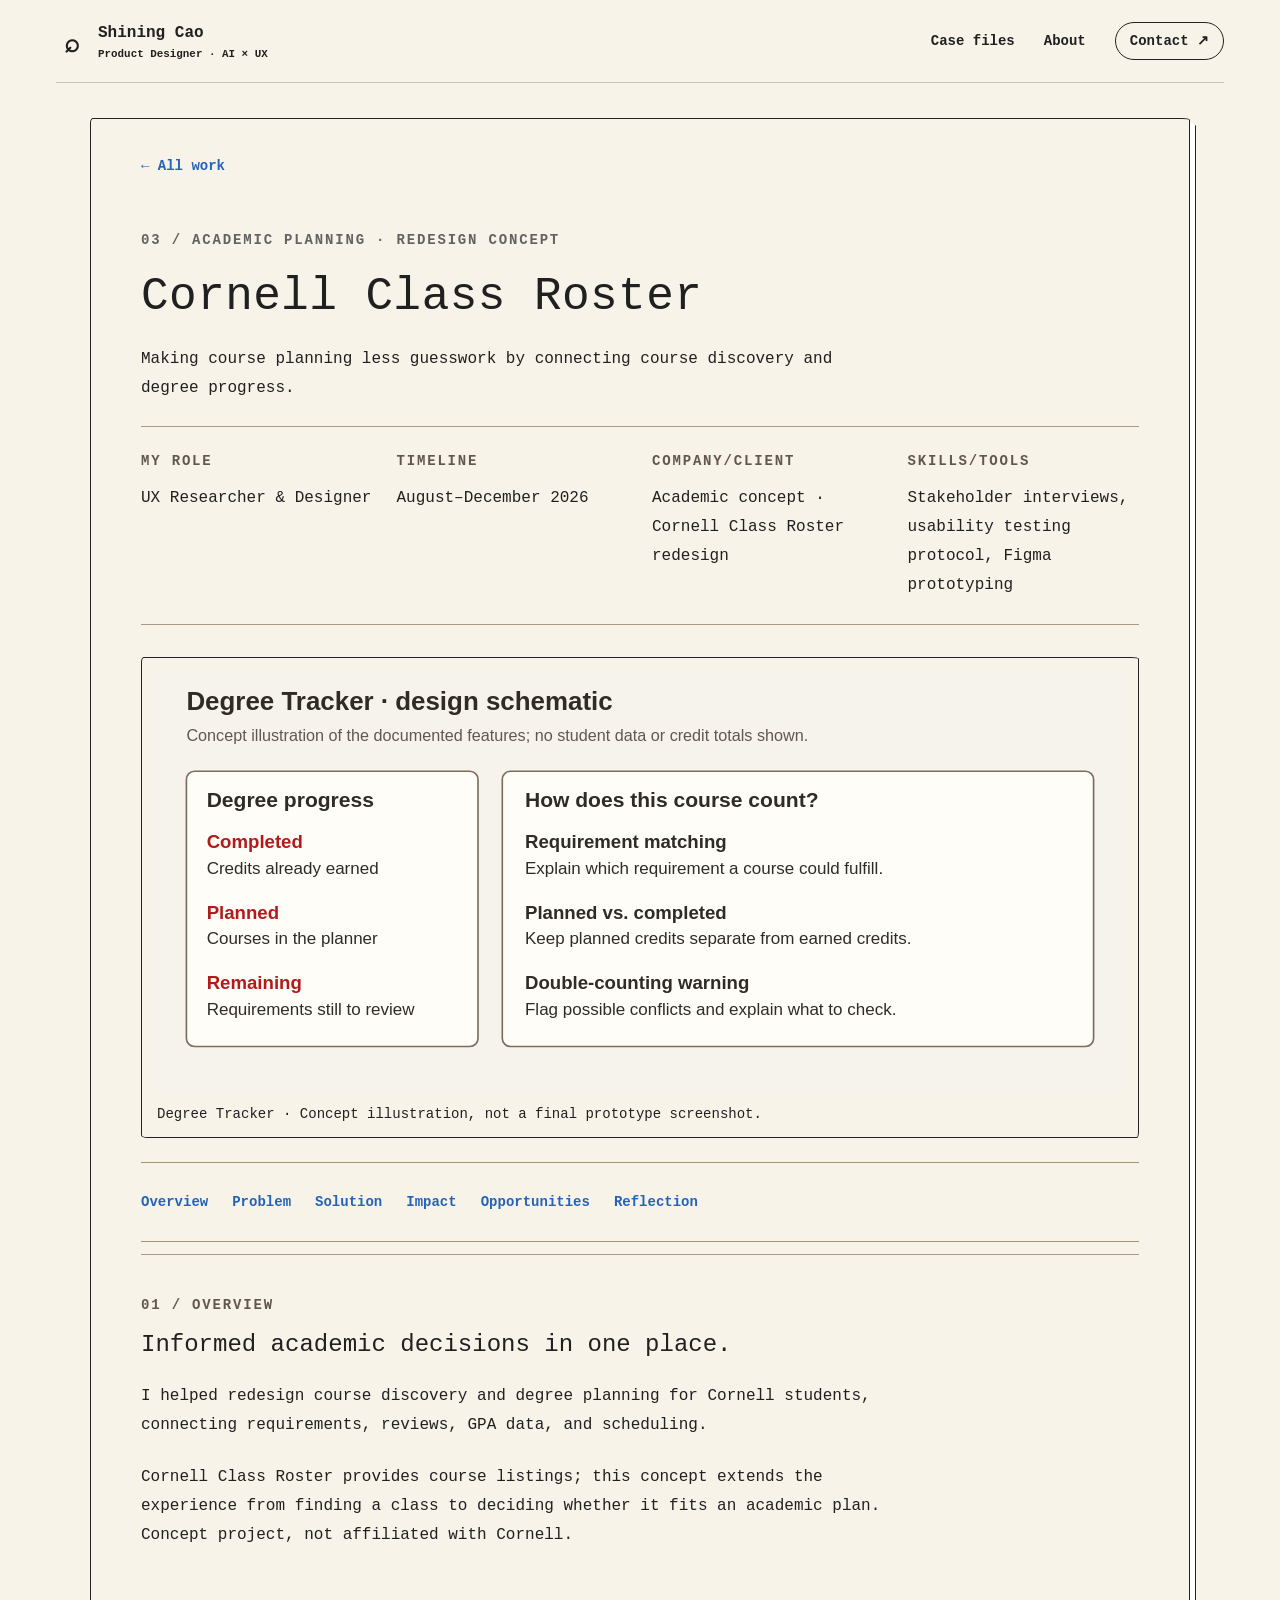
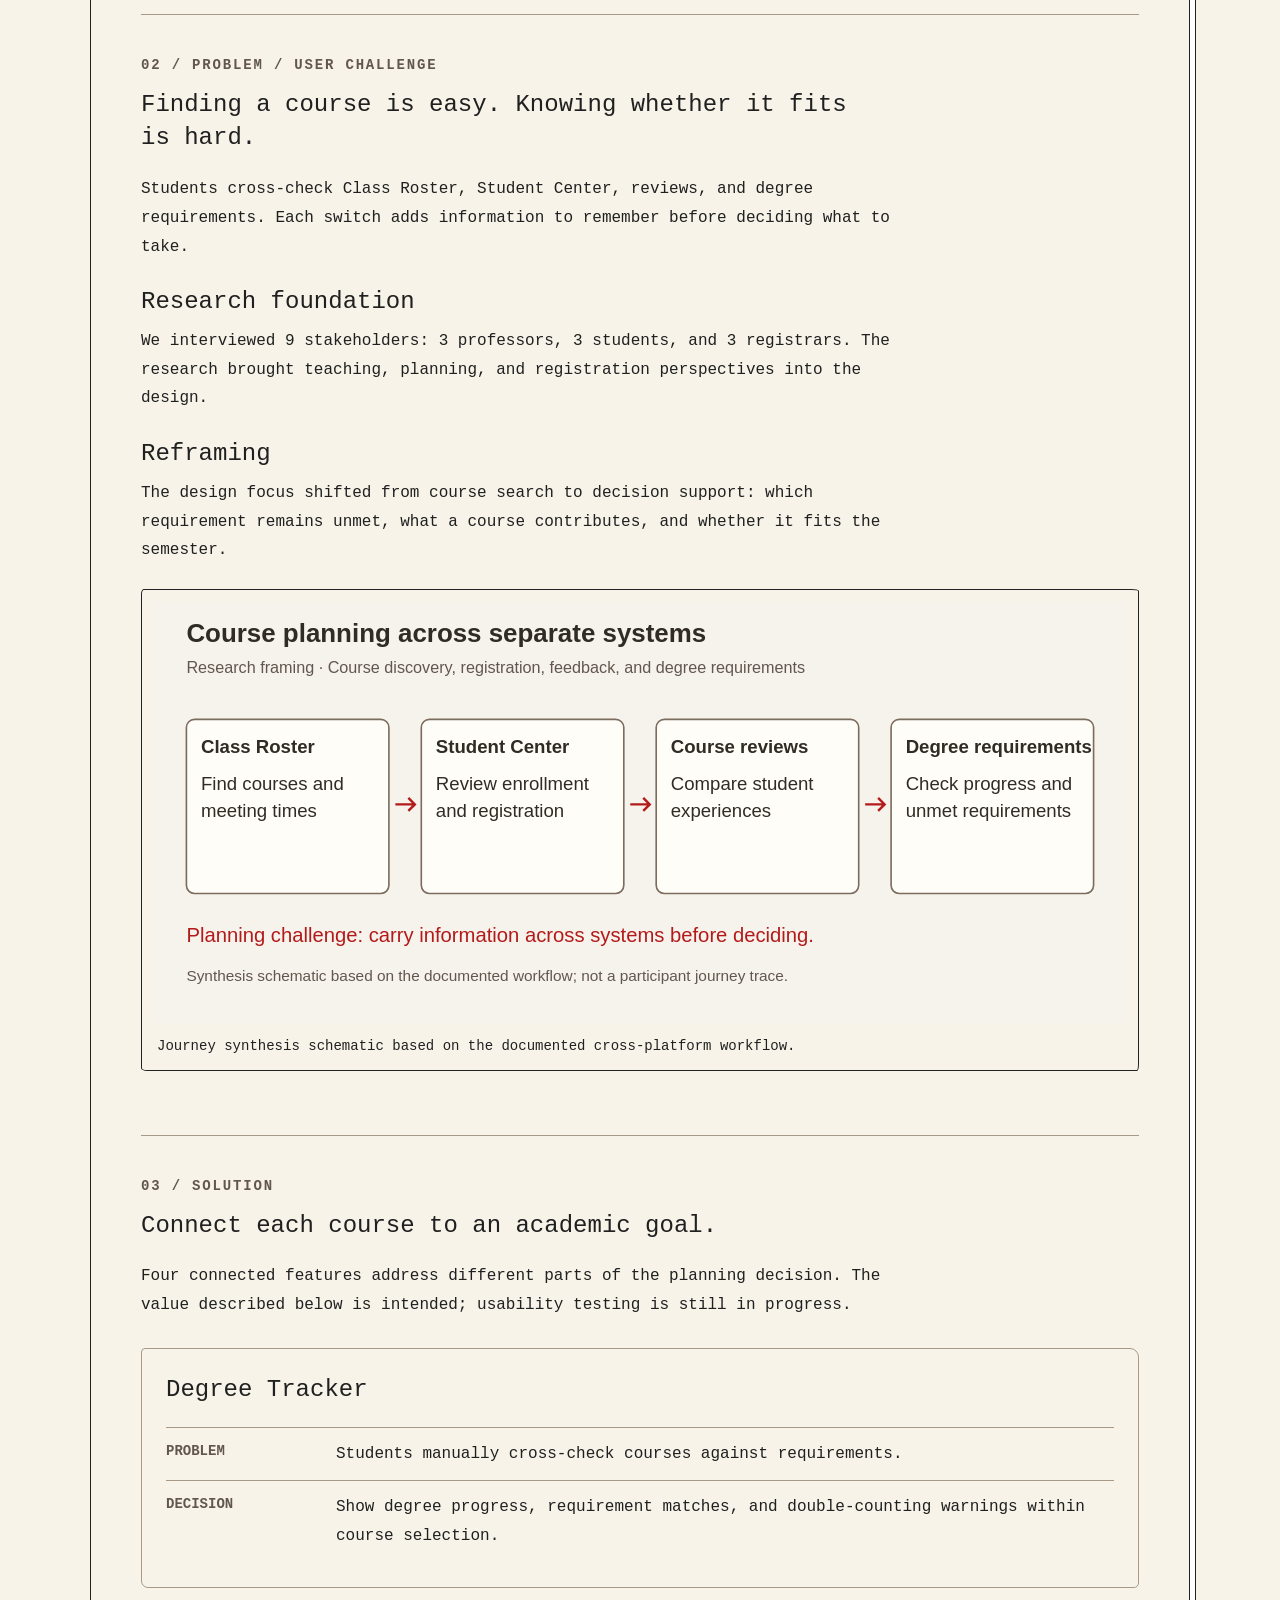
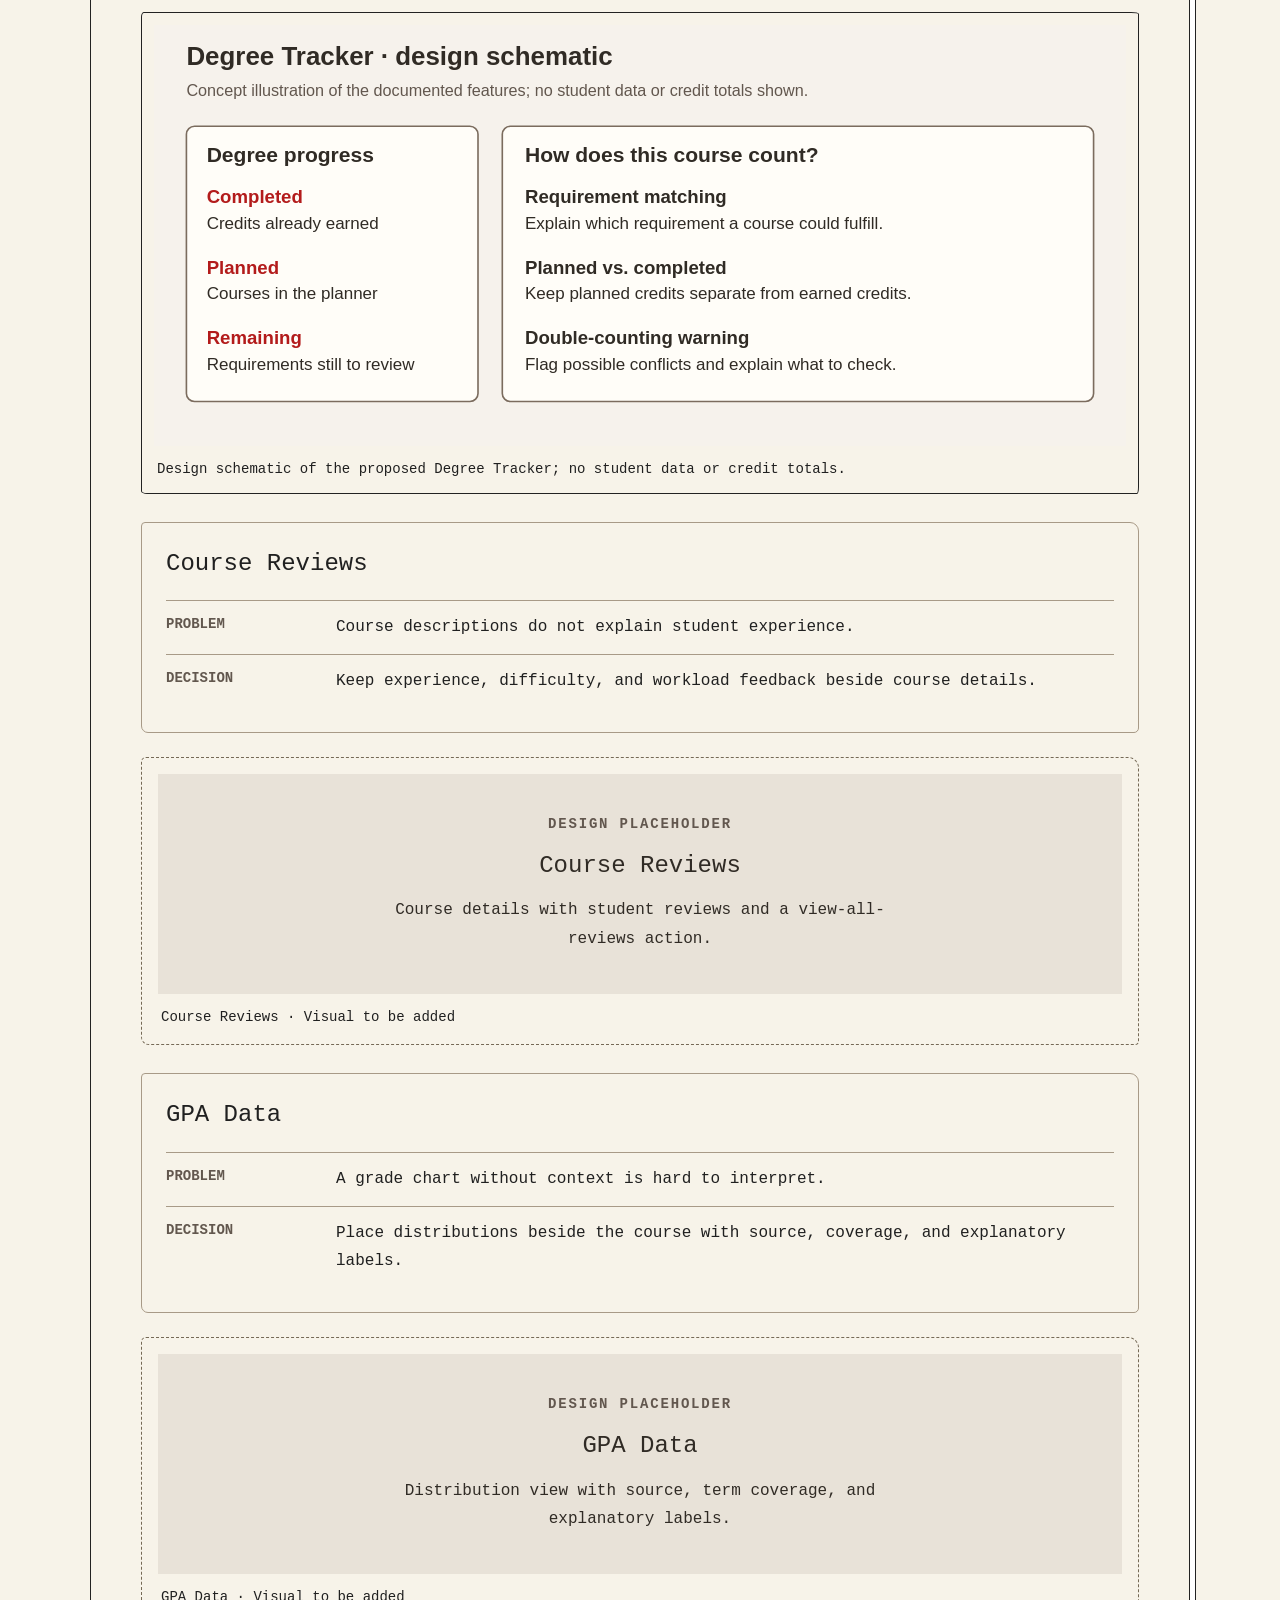
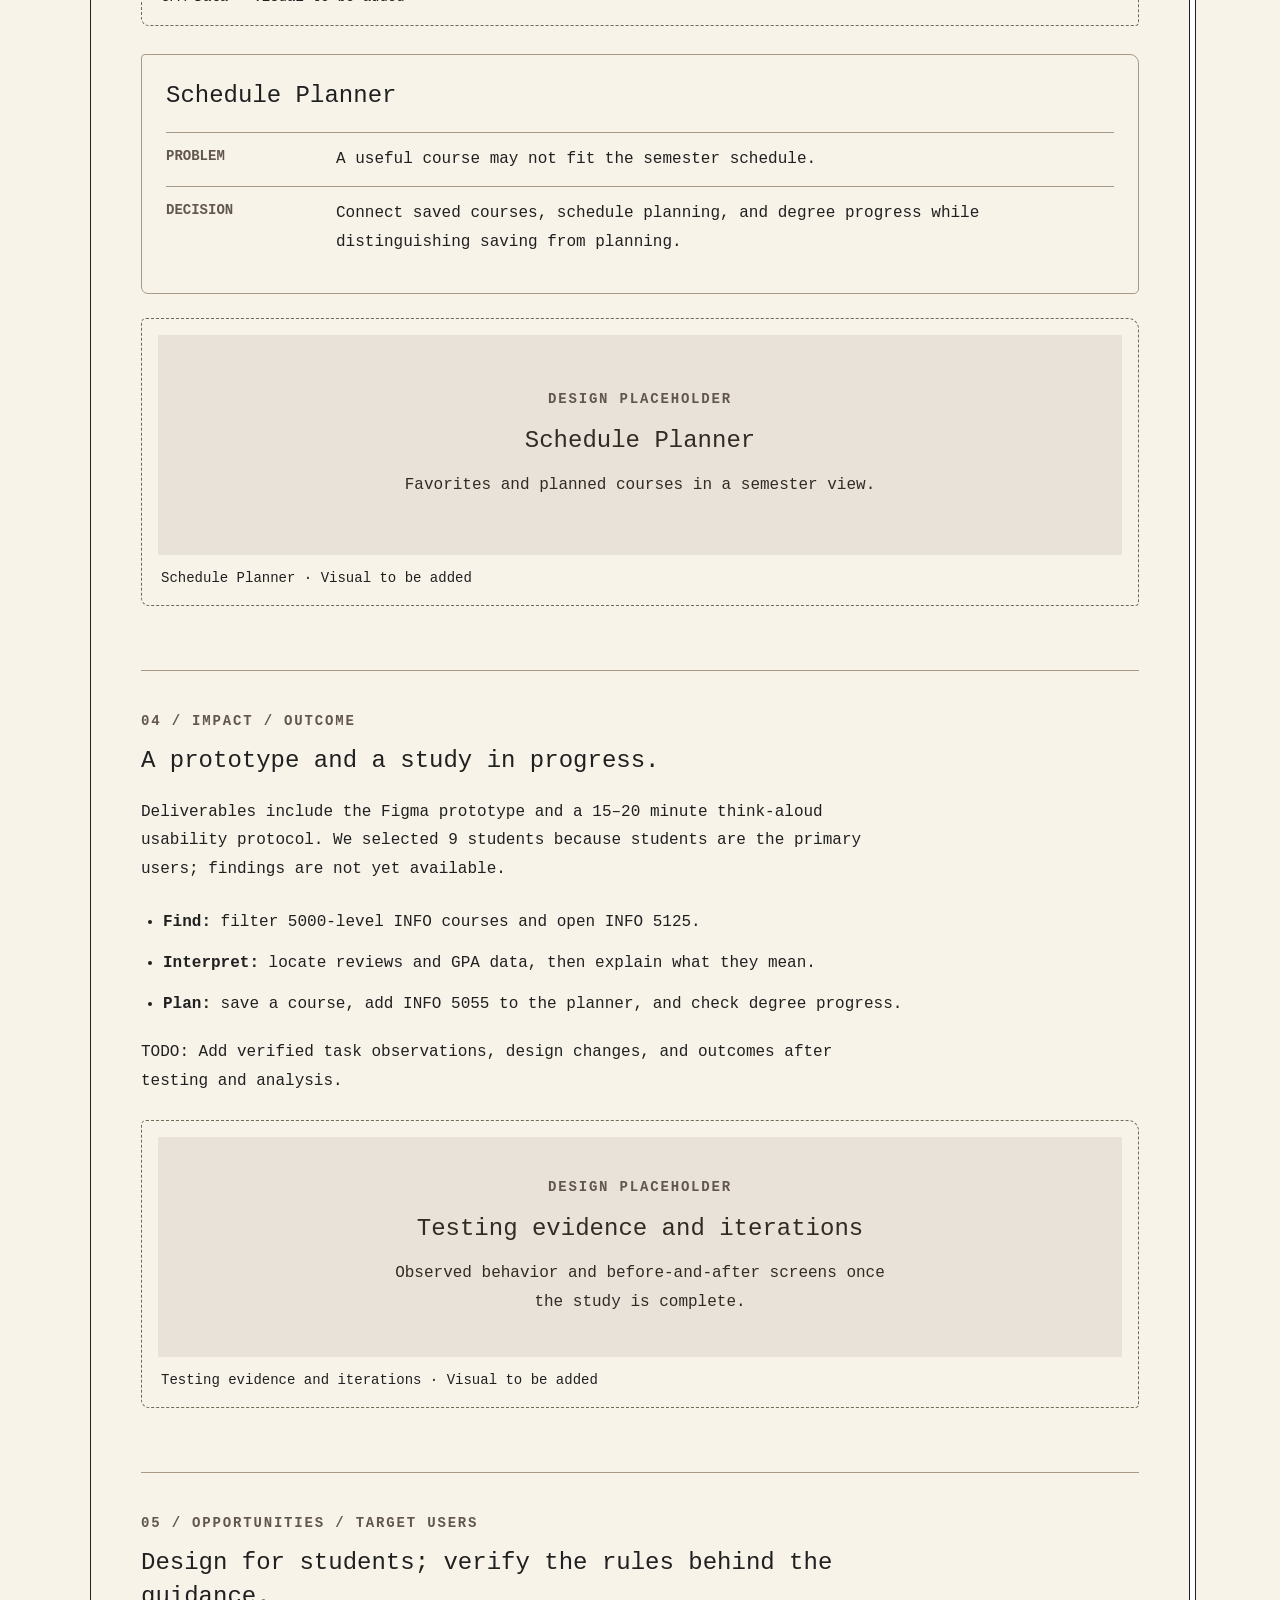
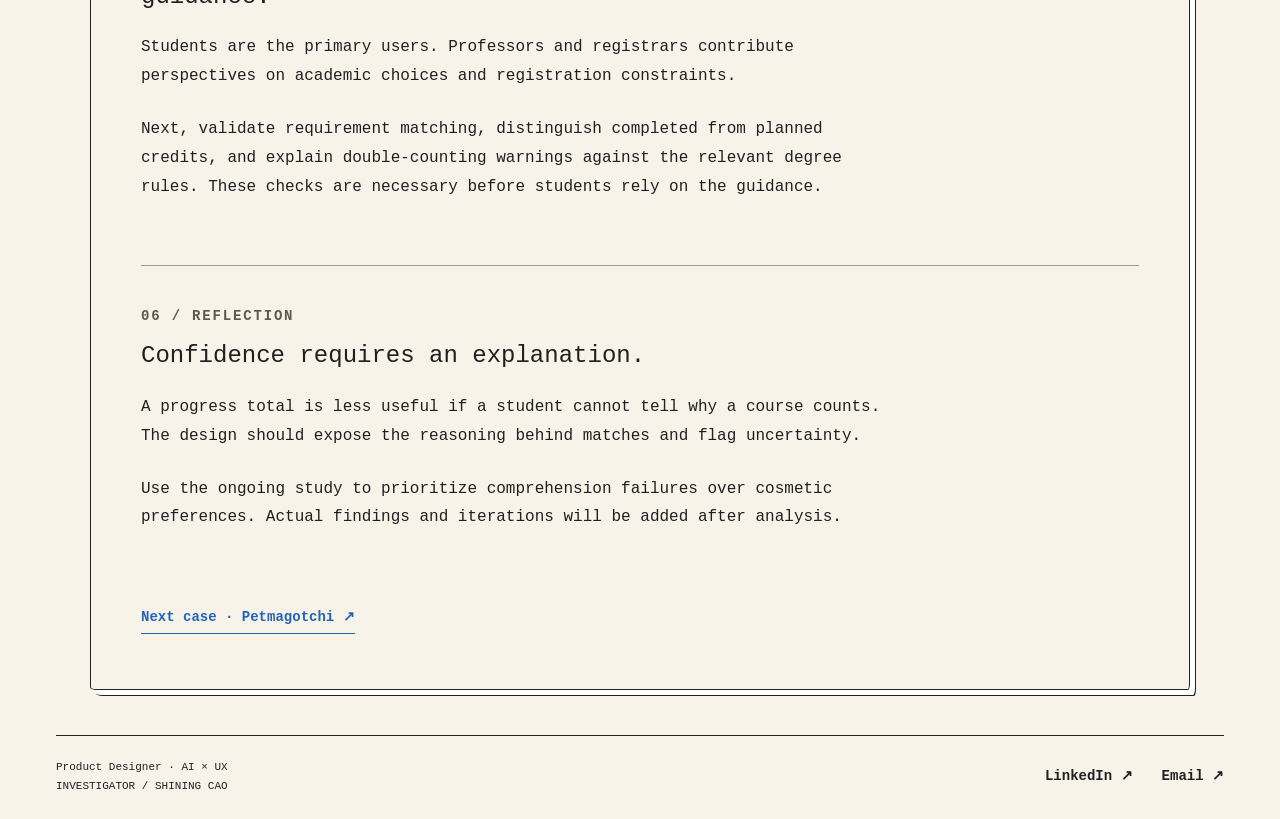
<file: cornell-class-roster/index.html>
<!doctype html><html lang="en"><head><meta charset="utf-8"><meta name="viewport" content="width=device-width,initial-scale=1"><title>Cornell Class Roster — Shining Cao</title><meta name="description" content="Making Course Planning Less Guesswork. A Cornell Class Roster redesign concept connecting course discovery, degree progress, reviews, GPA data, and scheduling."><meta name="theme-color" content="#f8f7f4"><link rel="stylesheet" href="../style.css"><script src="../compare.js" defer></script><link rel="stylesheet" href="../archive.css"><link rel="stylesheet" href="../handdrawn.css?v=floating-pen"><link rel="stylesheet" href="../case-layout.css?v=2"></head><body class="cornell-page">
<a class="skip" href="#main">Skip to content</a>
<header class="shell nav"><a class="brand" href="../"><span class="mark" aria-hidden="true">⌕</span><span>Shining Cao<small class="brand-role">Product Designer · AI × UX</small></span></a><nav aria-label="Main navigation"><a href="../#work">Case files</a><a href="../#about">About</a><a class="contact" href="mailto:sc3625@cornell.edu">Contact <span aria-hidden="true">↗</span></a></nav></header>
<main id="main"><article class="shell case case-restructured"><a class="back" href="../#work">← All work</a>
<header class="case-hero"><p class="label kicker">03 / ACADEMIC PLANNING · REDESIGN CONCEPT</p><h1>Cornell Class Roster</h1><p class="lede">Making course planning less guesswork by connecting course discovery and degree progress.</p></header>
<dl class="case-meta case-facts" aria-label="Project details"><div><dt class="label">MY ROLE</dt><dd>UX Researcher &amp; Designer</dd></div><div><dt class="label">TIMELINE</dt><dd>August–December 2026</dd></div><div><dt class="label">COMPANY/CLIENT</dt><dd>Academic concept · Cornell Class Roster redesign</dd></div><div><dt class="label">SKILLS/TOOLS</dt><dd>Stakeholder interviews, usability testing protocol, Figma prototyping</dd></div></dl>
<figure class="artifact"><a href="../assets/cases/cornell-degree-tracker.svg" target="_blank" rel="noopener" aria-label="Enlarge Degree Tracker concept overview"><img src="../assets/cases/cornell-degree-tracker.svg" alt="Degree Tracker concept overview" loading="lazy" width="1200" height="520"></a><figcaption>Degree Tracker · Concept illustration, not a final prototype screenshot.</figcaption></figure>
<nav class="chapter-nav" aria-label="Case sections"><a href="#overview">Overview</a><a href="#problem">Problem</a><a href="#solution">Solution</a><a href="#impact">Impact</a><a href="#opportunities">Opportunities</a><a href="#reflection">Reflection</a></nav>
<section class="case-detail case-section" id="overview" aria-labelledby="overview-title"><p class="label">01 / OVERVIEW</p><h2 id="overview-title">Informed academic decisions in one place.</h2><p>I helped redesign course discovery and degree planning for Cornell students, connecting requirements, reviews, GPA data, and scheduling.</p><p>Cornell Class Roster provides course listings; this concept extends the experience from finding a class to deciding whether it fits an academic plan. Concept project, not affiliated with Cornell.</p></section>
<section class="case-detail case-section" id="problem" aria-labelledby="problem-title"><p class="label">02 / PROBLEM / USER CHALLENGE</p><h2 id="problem-title">Finding a course is easy. Knowing whether it fits is hard.</h2><p>Students cross-check Class Roster, Student Center, reviews, and degree requirements. Each switch adds information to remember before deciding what to take.</p><div class="decision-point"><h3>Research foundation</h3><p>We interviewed 9 stakeholders: 3 professors, 3 students, and 3 registrars. The research brought teaching, planning, and registration perspectives into the design.</p></div><div class="decision-point"><h3>Reframing</h3><p>The design focus shifted from course search to decision support: which requirement remains unmet, what a course contributes, and whether it fits the semester.</p></div><figure class="artifact"><a href="../assets/cases/cornell-planning-journey.svg" target="_blank" rel="noopener" aria-label="Enlarge Course-planning journey across four systems"><img src="../assets/cases/cornell-planning-journey.svg" alt="Course-planning journey across four systems" loading="lazy" width="1200" height="520"></a><figcaption>Journey synthesis schematic based on the documented cross-platform workflow.</figcaption></figure></section>
<section class="case-detail case-section" id="solution" aria-labelledby="solution-title"><p class="label">03 / SOLUTION</p><h2 id="solution-title">Connect each course to an academic goal.</h2><p>Four connected features address different parts of the planning decision. The value described below is intended; usability testing is still in progress.</p><article class="feature-story" id="degree-tracker"><h3>Degree Tracker</h3><dl><div><dt>PROBLEM</dt><dd>Students manually cross-check courses against requirements.</dd></div><div><dt>DECISION</dt><dd>Show degree progress, requirement matches, and double-counting warnings within course selection.</dd></div></dl></article><figure class="artifact"><a href="../assets/cases/cornell-degree-tracker.svg" target="_blank" rel="noopener" aria-label="Enlarge Degree Tracker concept with requirement matching and credit status"><img src="../assets/cases/cornell-degree-tracker.svg" alt="Degree Tracker concept with requirement matching and credit status" loading="lazy" width="1200" height="520"></a><figcaption>Design schematic of the proposed Degree Tracker; no student data or credit totals.</figcaption></figure><article class="feature-story" id="course-reviews"><h3>Course Reviews</h3><dl><div><dt>PROBLEM</dt><dd>Course descriptions do not explain student experience.</dd></div><div><dt>DECISION</dt><dd>Keep experience, difficulty, and workload feedback beside course details.</dd></div></dl></article><figure class="artifact image-placeholder"><div class="placeholder-content"><span class="label">DESIGN PLACEHOLDER</span><strong>Course Reviews</strong><p>Course details with student reviews and a view-all-reviews action.</p></div><figcaption>Course Reviews · Visual to be added</figcaption></figure><article class="feature-story" id="gpa-data"><h3>GPA Data</h3><dl><div><dt>PROBLEM</dt><dd>A grade chart without context is hard to interpret.</dd></div><div><dt>DECISION</dt><dd>Place distributions beside the course with source, coverage, and explanatory labels.</dd></div></dl></article><figure class="artifact image-placeholder"><div class="placeholder-content"><span class="label">DESIGN PLACEHOLDER</span><strong>GPA Data</strong><p>Distribution view with source, term coverage, and explanatory labels.</p></div><figcaption>GPA Data · Visual to be added</figcaption></figure><article class="feature-story" id="schedule-planner"><h3>Schedule Planner</h3><dl><div><dt>PROBLEM</dt><dd>A useful course may not fit the semester schedule.</dd></div><div><dt>DECISION</dt><dd>Connect saved courses, schedule planning, and degree progress while distinguishing saving from planning.</dd></div></dl></article><figure class="artifact image-placeholder"><div class="placeholder-content"><span class="label">DESIGN PLACEHOLDER</span><strong>Schedule Planner</strong><p>Favorites and planned courses in a semester view.</p></div><figcaption>Schedule Planner · Visual to be added</figcaption></figure></section>
<section class="case-detail case-section" id="impact" aria-labelledby="impact-title"><p class="label">04 / IMPACT / OUTCOME</p><h2 id="impact-title">A prototype and a study in progress.</h2><p>Deliverables include the Figma prototype and a 15–20 minute think-aloud usability protocol. We selected 9 students because students are the primary users; findings are not yet available.</p><ul class="case-evidence"><li><strong>Find:</strong> filter 5000-level INFO courses and open INFO 5125.</li><li><strong>Interpret:</strong> locate reviews and GPA data, then explain what they mean.</li><li><strong>Plan:</strong> save a course, add INFO 5055 to the planner, and check degree progress.</li></ul><p>TODO: Add verified task observations, design changes, and outcomes after testing and analysis.</p><figure class="artifact image-placeholder"><div class="placeholder-content"><span class="label">DESIGN PLACEHOLDER</span><strong>Testing evidence and iterations</strong><p>Observed behavior and before-and-after screens once the study is complete.</p></div><figcaption>Testing evidence and iterations · Visual to be added</figcaption></figure></section>
<section class="case-detail case-section" id="opportunities" aria-labelledby="opportunities-title"><p class="label">05 / OPPORTUNITIES / TARGET USERS</p><h2 id="opportunities-title">Design for students; verify the rules behind the guidance.</h2><p>Students are the primary users. Professors and registrars contribute perspectives on academic choices and registration constraints.</p><p>Next, validate requirement matching, distinguish completed from planned credits, and explain double-counting warnings against the relevant degree rules. These checks are necessary before students rely on the guidance.</p></section>
<section class="case-detail case-section" id="reflection" aria-labelledby="reflection-title"><p class="label">06 / REFLECTION</p><h2 id="reflection-title">Confidence requires an explanation.</h2><p>A progress total is less useful if a student cannot tell why a course counts. The design should expose the reasoning behind matches and flag uncertainty.</p><p>Use the ongoing study to prioritize comprehension failures over cosmetic preferences. Actual findings and iterations will be added after analysis.</p></section>
<a class="text-link case-end" href="../petmagotchi/">Next case · Petmagotchi ↗</a></article></main>
<footer class="shell footer"><span>Product Designer · AI × UX<br>INVESTIGATOR / SHINING CAO</span><div><a href="https://www.linkedin.com/in/shining-c-794804326">LinkedIn ↗</a><a href="mailto:sc3625@cornell.edu">Email ↗</a></div></footer></body></html>
</file>
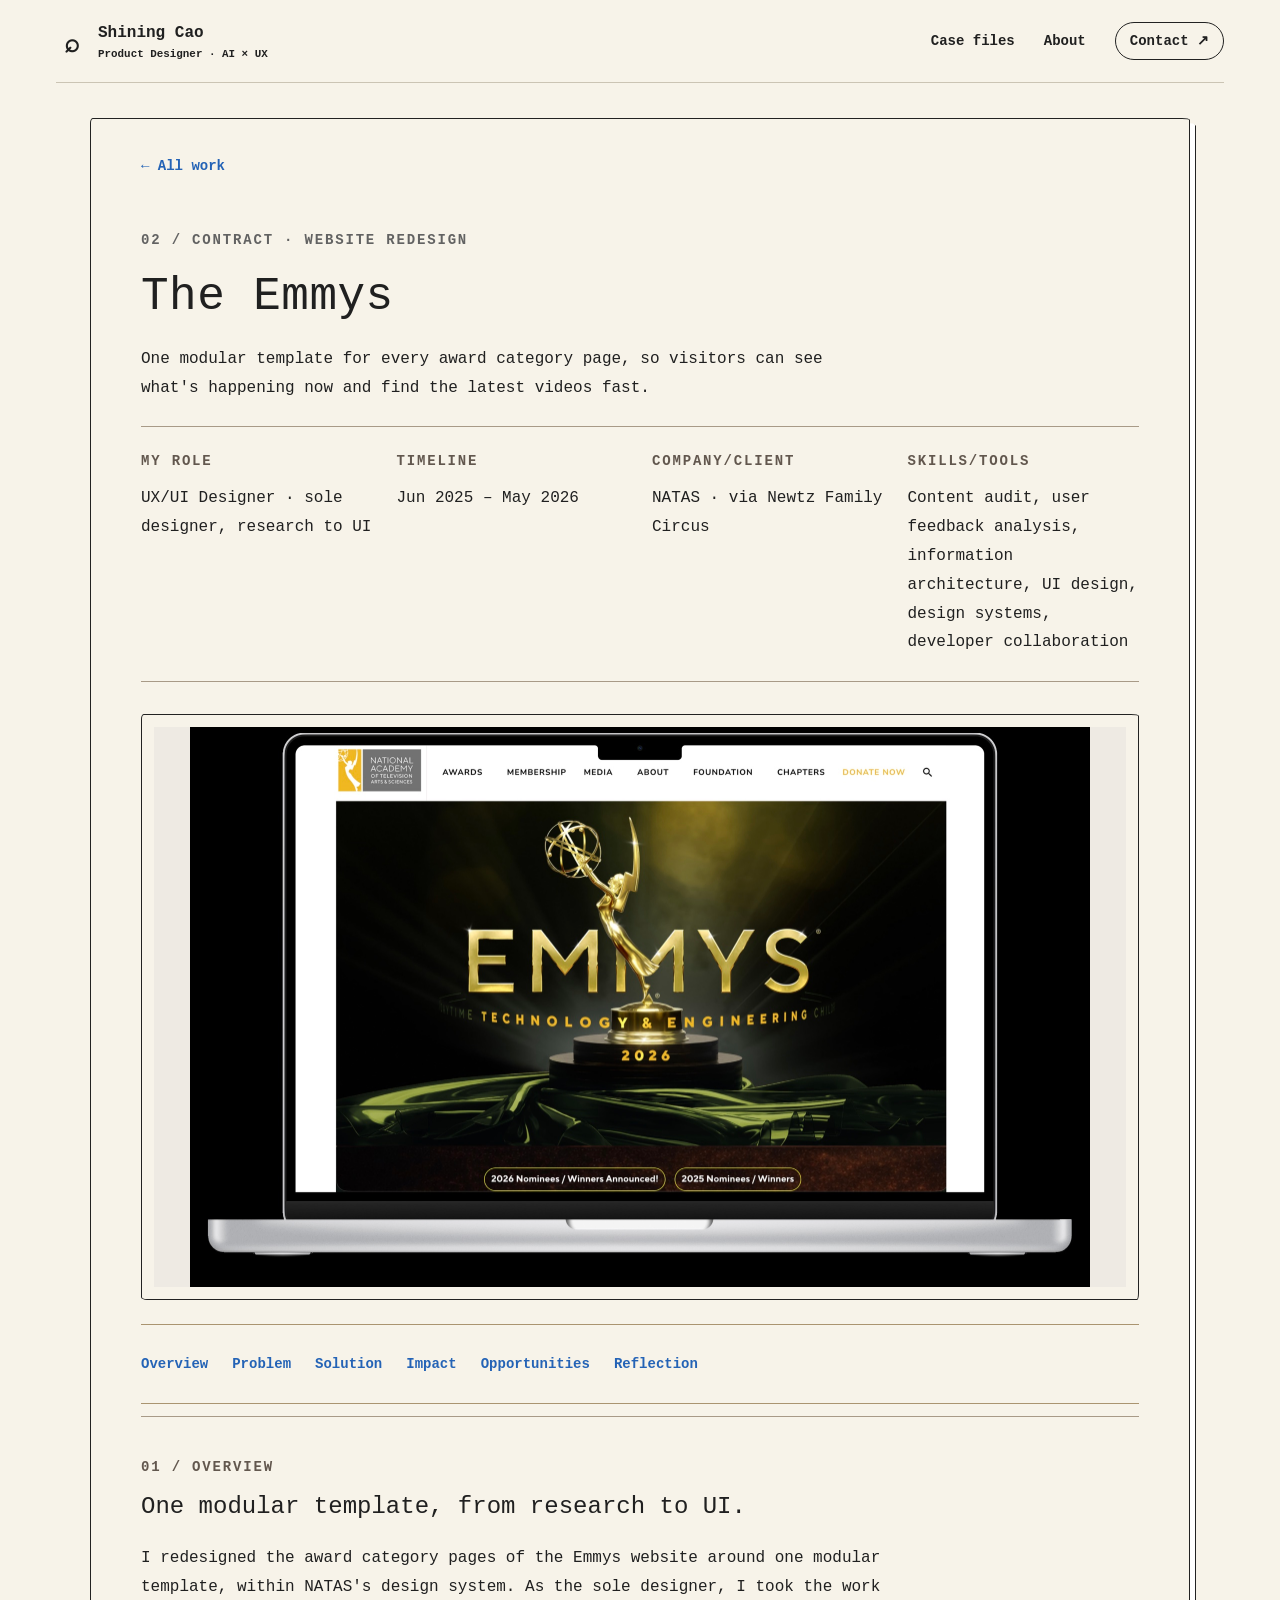
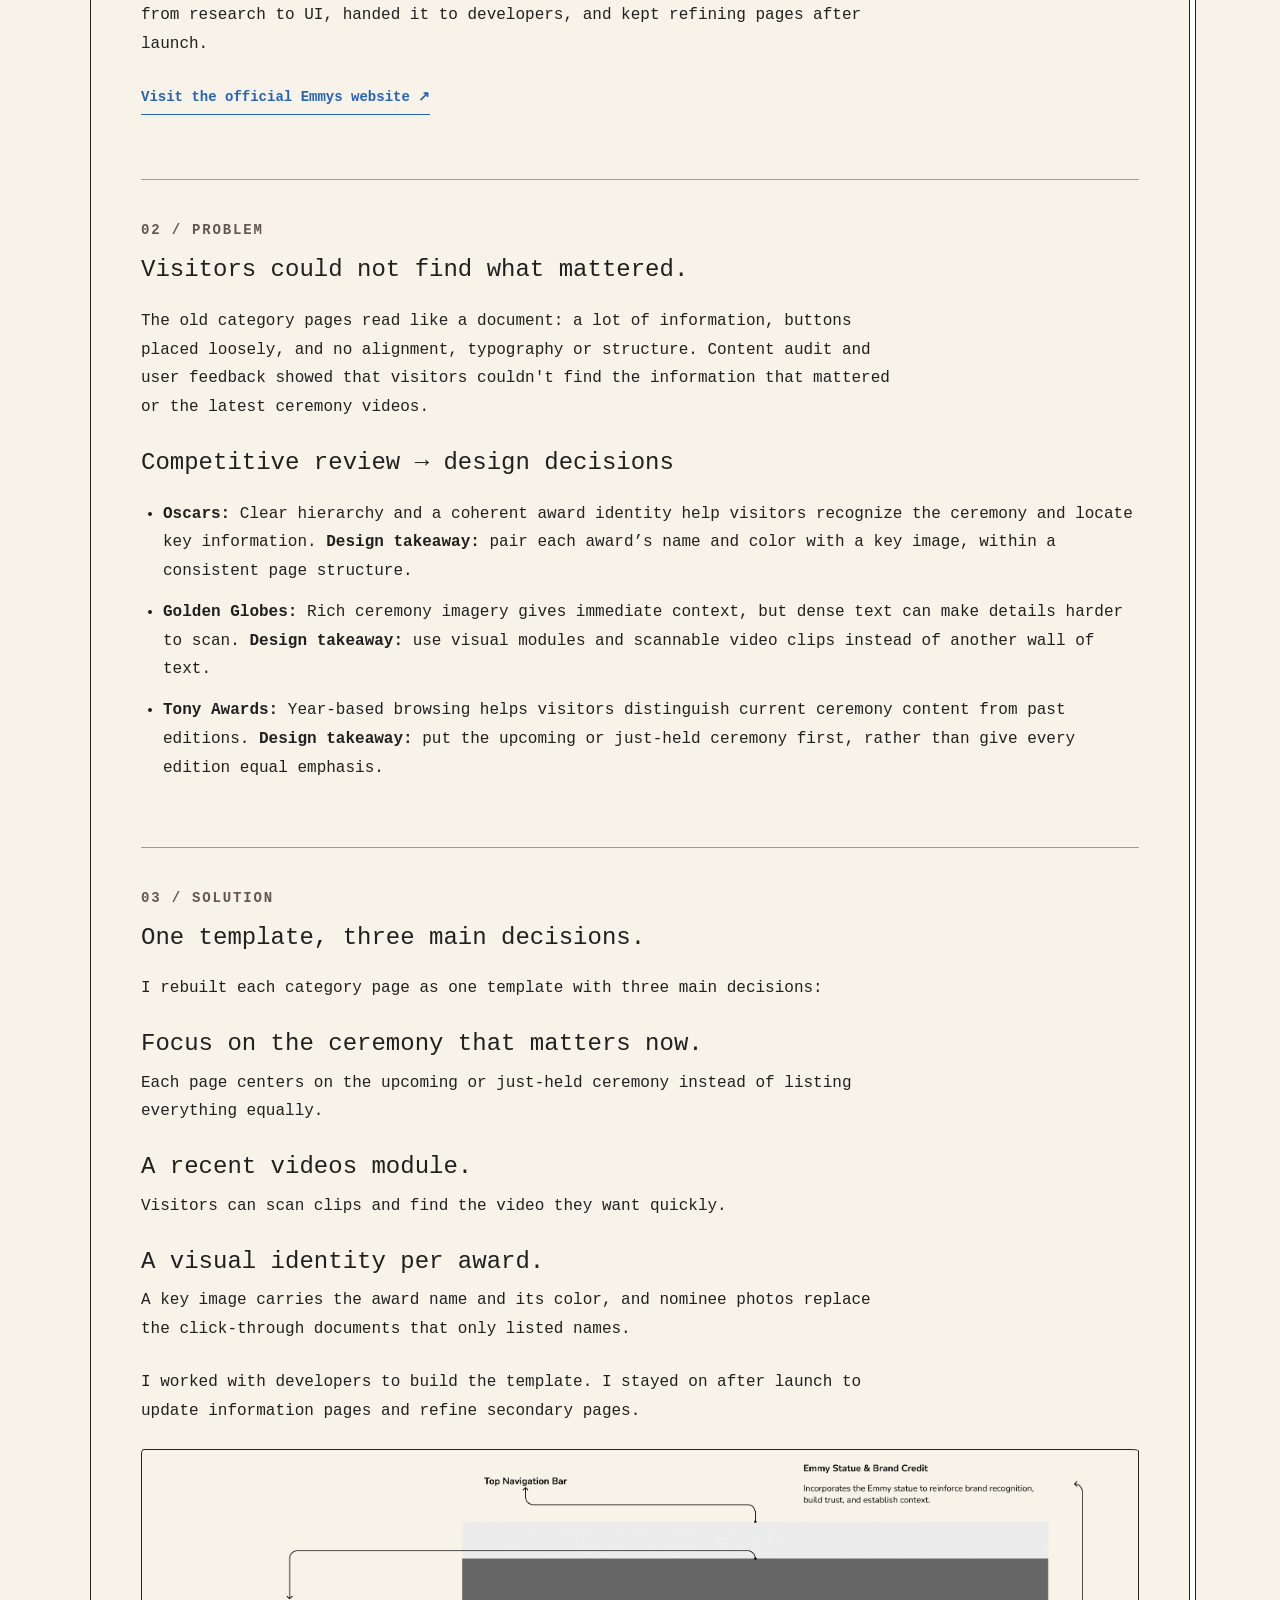
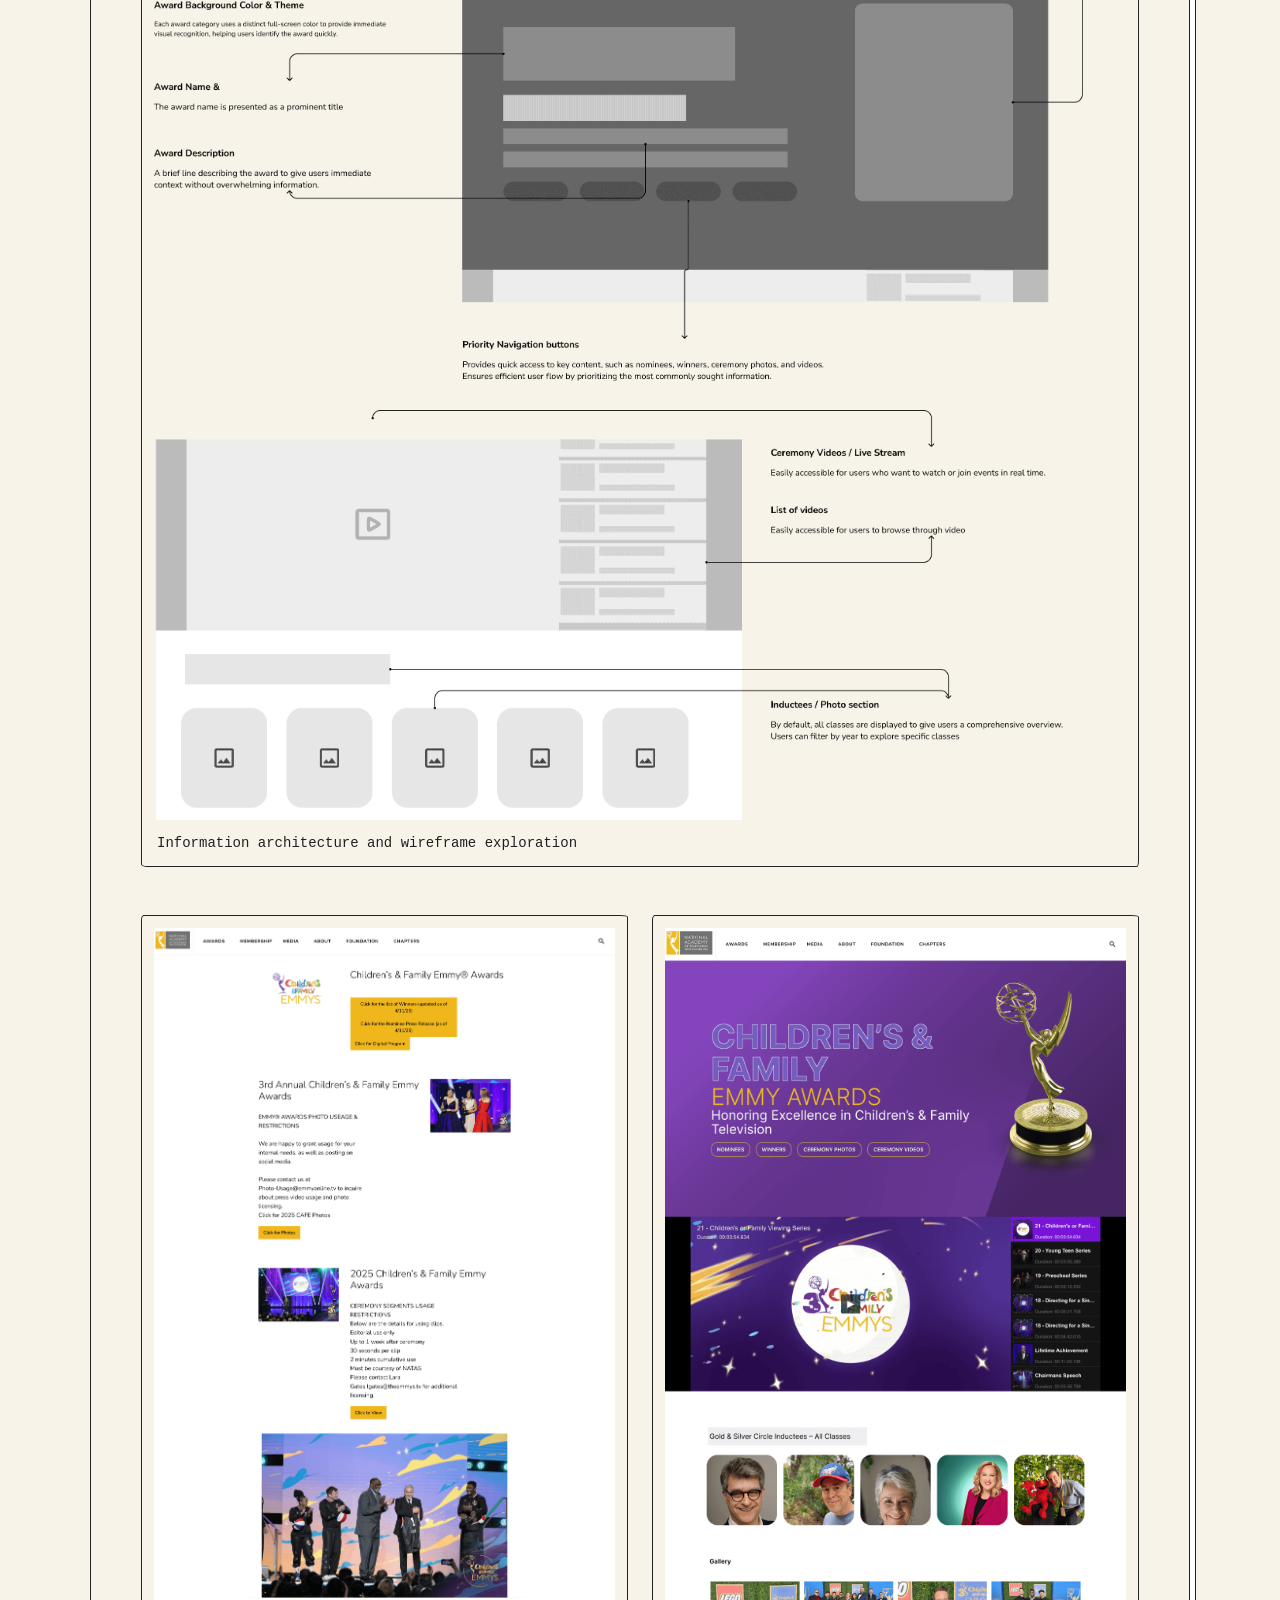
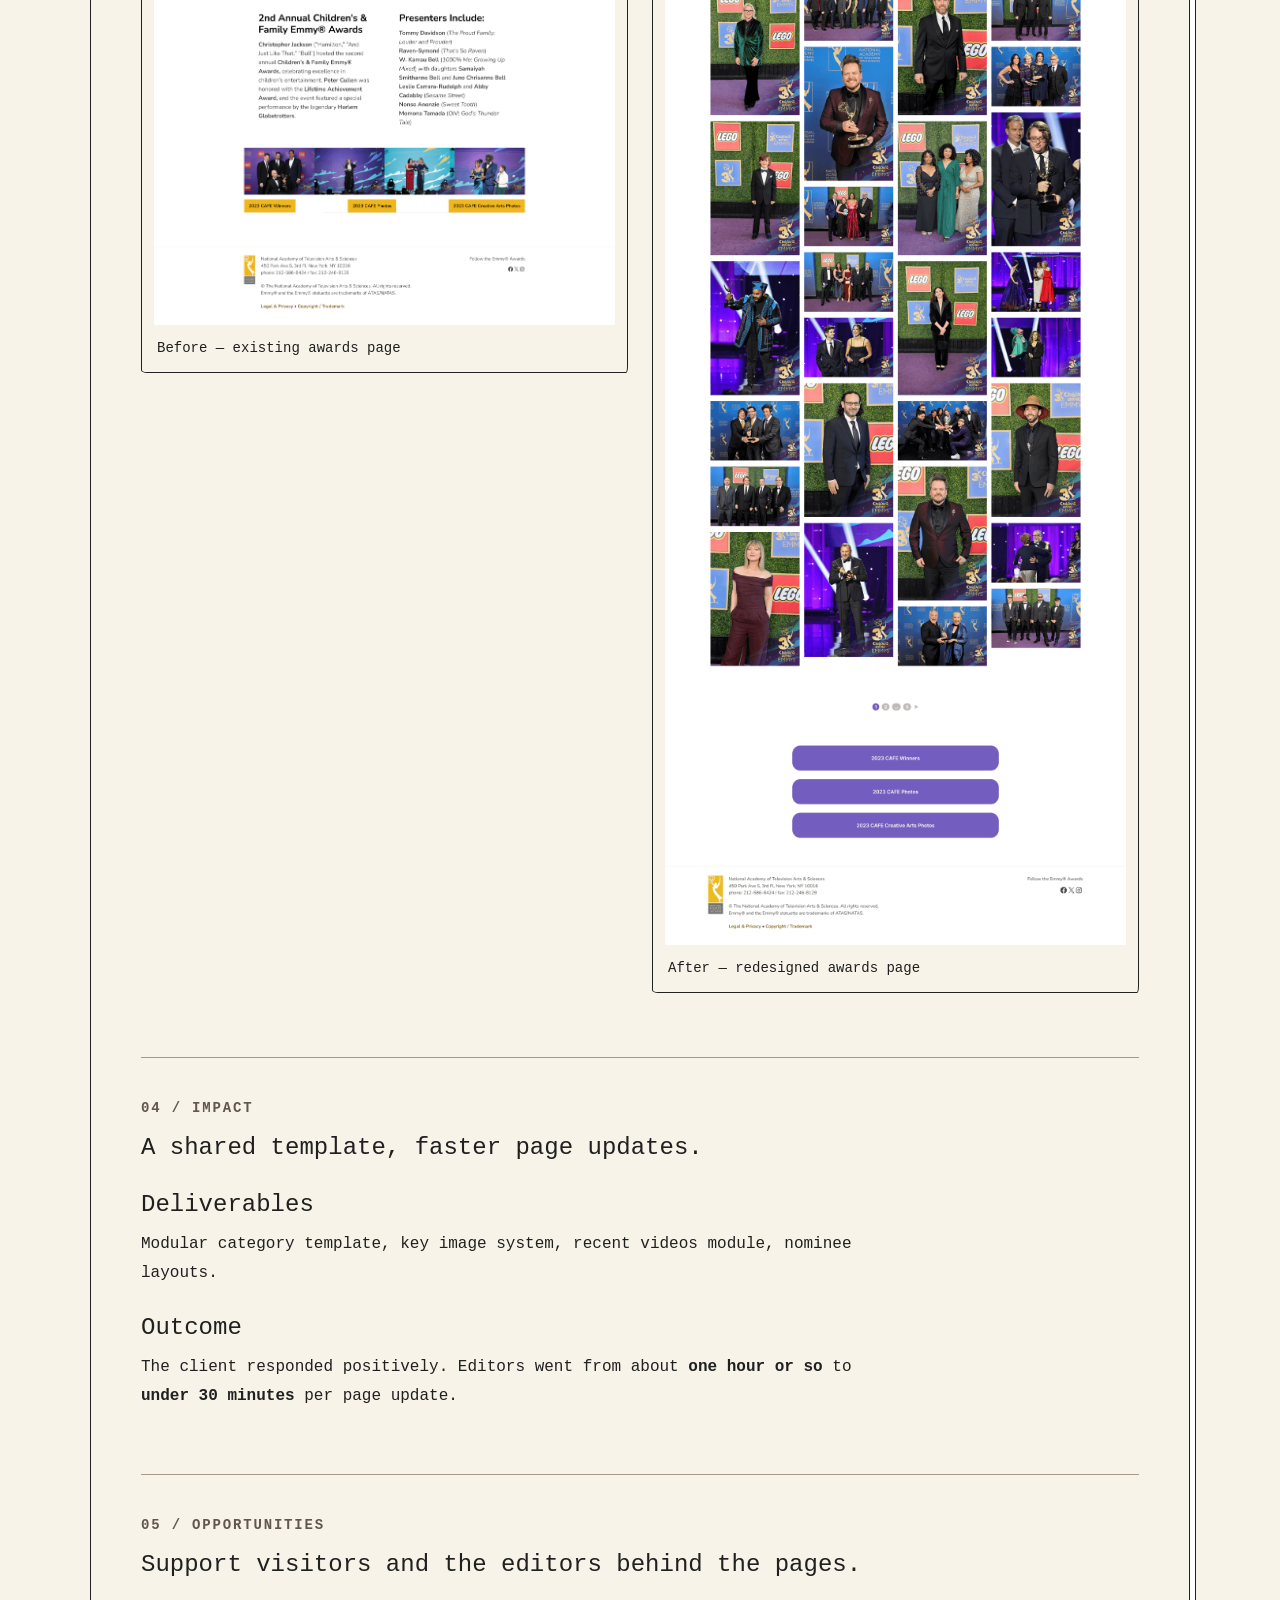
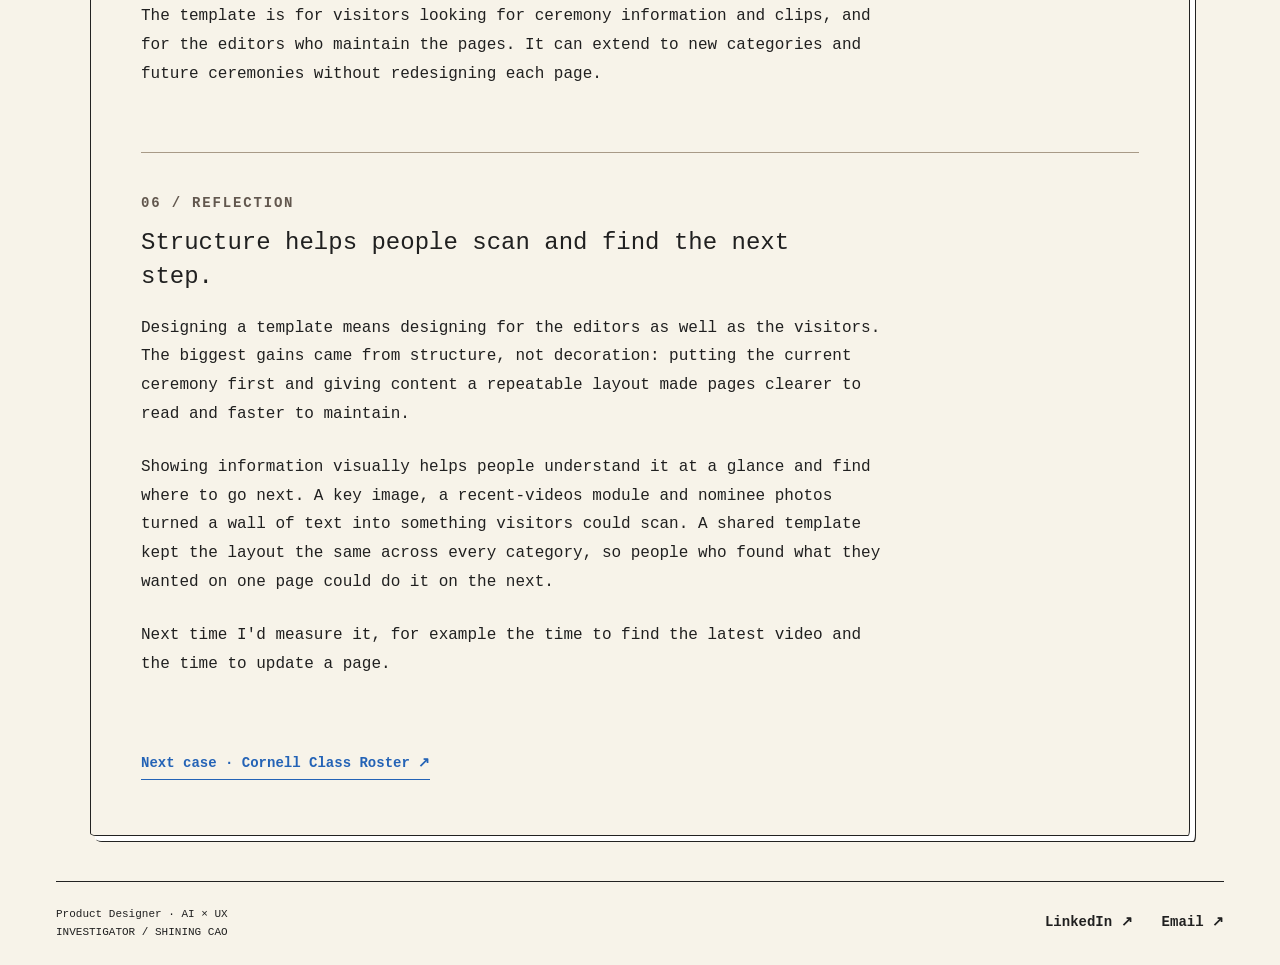
<file: emmys/index.html>
<!doctype html><html lang="en"><head><meta charset="utf-8"><meta name="viewport" content="width=device-width,initial-scale=1"><title>The Emmys — Shining Cao</title><meta name="description" content="One modular template for every award category page, so visitors can see what's happening now and find the latest videos fast."><meta name="theme-color" content="#f8f7f4"><link rel="stylesheet" href="../style.css"><script src="../compare.js" defer></script><link rel="stylesheet" href="../archive.css"><link rel="stylesheet" href="../handdrawn.css?v=floating-pen"><link rel="stylesheet" href="../case-layout.css?v=2"></head><body>
<a class="skip" href="#main">Skip to content</a>
<header class="shell nav"><a class="brand" href="../"><span class="mark" aria-hidden="true">⌕</span><span>Shining Cao<small class="brand-role">Product Designer · AI × UX</small></span></a><nav aria-label="Main navigation"><a href="../#work">Case files</a><a href="../#about">About</a><a class="contact" href="mailto:sc3625@cornell.edu">Contact <span aria-hidden="true">↗</span></a></nav></header>
<main id="main"><article class="shell case case-restructured"><a class="back" href="../#work">← All work</a><header class="case-hero"><p class="label kicker">02 / CONTRACT · WEBSITE REDESIGN</p><h1>The Emmys</h1><p class="lede">One modular template for every award category page, so visitors can see what's happening now and find the latest videos fast.</p></header><dl class="case-meta case-facts" aria-label="Project details"><div><dt class="label">MY ROLE</dt><dd>UX/UI Designer · sole designer, research to UI</dd></div><div><dt class="label">TIMELINE</dt><dd>Jun 2025 – May 2026</dd></div><div><dt class="label">COMPANY/CLIENT</dt><dd>NATAS · via Newtz Family Circus</dd></div><div><dt class="label">SKILLS/TOOLS</dt><dd>Content audit, user feedback analysis, information architecture, UI design, design systems, developer collaboration</dd></div></dl><figure class="artifact"><a href="../assets/cases/emmy-awards-tech-cover.jpg" target="_blank" rel="noopener" aria-label="Enlarge Laptop displaying the Technology &amp; Engineering Emmy Awards website"><img src="../assets/cases/emmy-awards-tech-cover.jpg" alt="Laptop displaying the Technology &amp; Engineering Emmy Awards website" loading="lazy"></a></figure><nav class="chapter-nav" aria-label="Case sections"><a href="#overview">Overview</a><a href="#problem">Problem</a><a href="#solution">Solution</a><a href="#impact">Impact</a><a href="#opportunities">Opportunities</a><a href="#reflection">Reflection</a></nav><section class="case-detail case-section" id="overview" aria-labelledby="overview-title"><p class="label">01 / OVERVIEW</p><h2 id="overview-title">One modular template, from research to UI.</h2><p>I redesigned the award category pages of the Emmys website around one modular template, within NATAS's design system. As the sole designer, I took the work from research to UI, handed it to developers, and kept refining pages after launch.</p><p><a class="text-link" href="https://theemmys.tv/" target="_blank" rel="noopener">Visit the official Emmys website ↗</a></p></section>
<section class="case-detail case-section" id="problem" aria-labelledby="problem-title"><p class="label">02 / PROBLEM</p><h2 id="problem-title">Visitors could not find what mattered.</h2><p>The old category pages read like a document: a lot of information, buttons placed loosely, and no alignment, typography or structure. Content audit and user feedback showed that visitors couldn't find the information that mattered or the latest ceremony videos.</p><div class="decision-point"><h3>Competitive review → design decisions</h3><ul class="case-evidence"><li><strong>Oscars:</strong> Clear hierarchy and a coherent award identity help visitors recognize the ceremony and locate key information. <strong>Design takeaway:</strong> pair each award’s name and color with a key image, within a consistent page structure.</li><li><strong>Golden Globes:</strong> Rich ceremony imagery gives immediate context, but dense text can make details harder to scan. <strong>Design takeaway:</strong> use visual modules and scannable video clips instead of another wall of text.</li><li><strong>Tony Awards:</strong> Year-based browsing helps visitors distinguish current ceremony content from past editions. <strong>Design takeaway:</strong> put the upcoming or just-held ceremony first, rather than give every edition equal emphasis.</li></ul></div></section>
<section class="case-detail case-section" id="solution" aria-labelledby="solution-title"><p class="label">03 / SOLUTION</p><h2 id="solution-title">One template, three main decisions.</h2><p>I rebuilt each category page as one template with three main decisions:</p><div class="decision-point"><h3>Focus on the ceremony that matters now.</h3><p>Each page centers on the upcoming or just-held ceremony instead of listing everything equally.</p></div><div class="decision-point"><h3>A recent videos module.</h3><p>Visitors can scan clips and find the video they want quickly.</p></div><div class="decision-point"><h3>A visual identity per award.</h3><p>A key image carries the award name and its color, and nominee photos replace the click-through documents that only listed names.</p></div><p>I worked with developers to build the template. I stayed on after launch to update information pages and refine secondary pages.</p><figure class="artifact"><a href="../assets/cases/PvhSpGlHZSwNijO8L7R1AG5tP8.png" target="_blank" rel="noopener" aria-label="Enlarge Information architecture and wireframe exploration"><img src="../assets/cases/PvhSpGlHZSwNijO8L7R1AG5tP8.png" alt="Information architecture and wireframe exploration" loading="lazy"></a><figcaption>Information architecture and wireframe exploration</figcaption></figure><div class="solution-pair"><figure class="artifact"><a href="../assets/cases/jdhqsdFanWGGHIQSnDPAClhBP04.png" target="_blank" rel="noopener" aria-label="Enlarge Before — existing awards page"><img src="../assets/cases/jdhqsdFanWGGHIQSnDPAClhBP04.png" alt="Before — existing awards page" loading="lazy"></a><figcaption>Before — existing awards page</figcaption></figure><figure class="artifact"><a href="../assets/cases/jRjdDfZCfT0MTPZHuCblbMyA.png" target="_blank" rel="noopener" aria-label="Enlarge After — redesigned awards page"><img src="../assets/cases/jRjdDfZCfT0MTPZHuCblbMyA.png" alt="After — redesigned awards page" loading="lazy"></a><figcaption>After — redesigned awards page</figcaption></figure></div></section>
<section class="case-detail case-section" id="impact" aria-labelledby="impact-title"><p class="label">04 / IMPACT</p><h2 id="impact-title">A shared template, faster page updates.</h2><div class="decision-point"><h3>Deliverables</h3><p>Modular category template, key image system, recent videos module, nominee layouts.</p></div><div class="decision-point"><h3>Outcome</h3><p>The client responded positively. Editors went from about <strong>one hour or so</strong> to <strong>under 30 minutes</strong> per page update.</p></div></section>
<section class="case-detail case-section" id="opportunities" aria-labelledby="opportunities-title"><p class="label">05 / OPPORTUNITIES</p><h2 id="opportunities-title">Support visitors and the editors behind the pages.</h2><p>The template is for visitors looking for ceremony information and clips, and for the editors who maintain the pages. It can extend to new categories and future ceremonies without redesigning each page.</p></section>
<section class="case-detail case-section" id="reflection" aria-labelledby="reflection-title"><p class="label">06 / REFLECTION</p><h2 id="reflection-title">Structure helps people scan and find the next step.</h2><p>Designing a template means designing for the editors as well as the visitors. The biggest gains came from structure, not decoration: putting the current ceremony first and giving content a repeatable layout made pages clearer to read and faster to maintain.</p><p>Showing information visually helps people understand it at a glance and find where to go next. A key image, a recent-videos module and nominee photos turned a wall of text into something visitors could scan. A shared template kept the layout the same across every category, so people who found what they wanted on one page could do it on the next.</p><p>Next time I'd measure it, for example the time to find the latest video and the time to update a page.</p></section><a class="text-link case-end" href="../cornell-class-roster/">Next case · Cornell Class Roster ↗</a></article></main><footer class="shell footer"><span>Product Designer · AI × UX<br>INVESTIGATOR / SHINING CAO</span><div><a href="https://www.linkedin.com/in/shining-c-794804326">LinkedIn ↗</a><a href="mailto:sc3625@cornell.edu">Email ↗</a></div></footer></body></html>
</file>
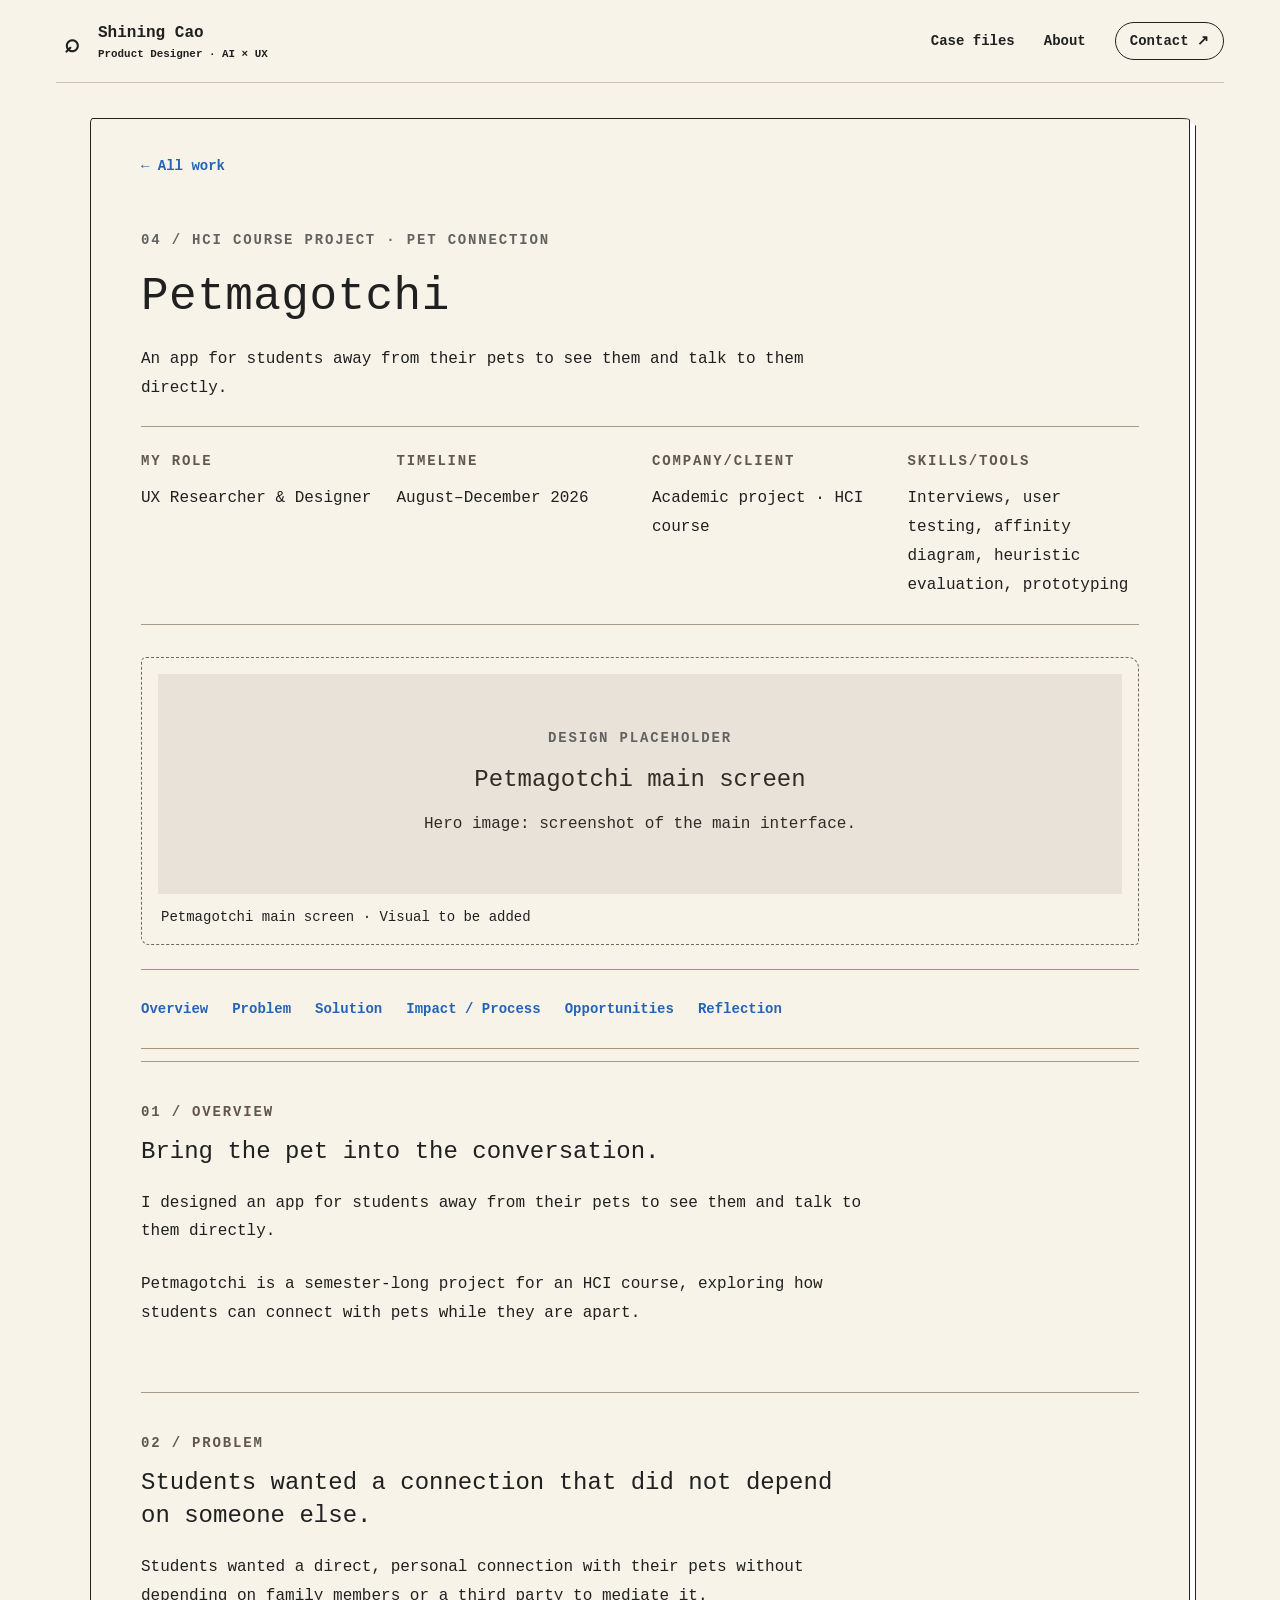
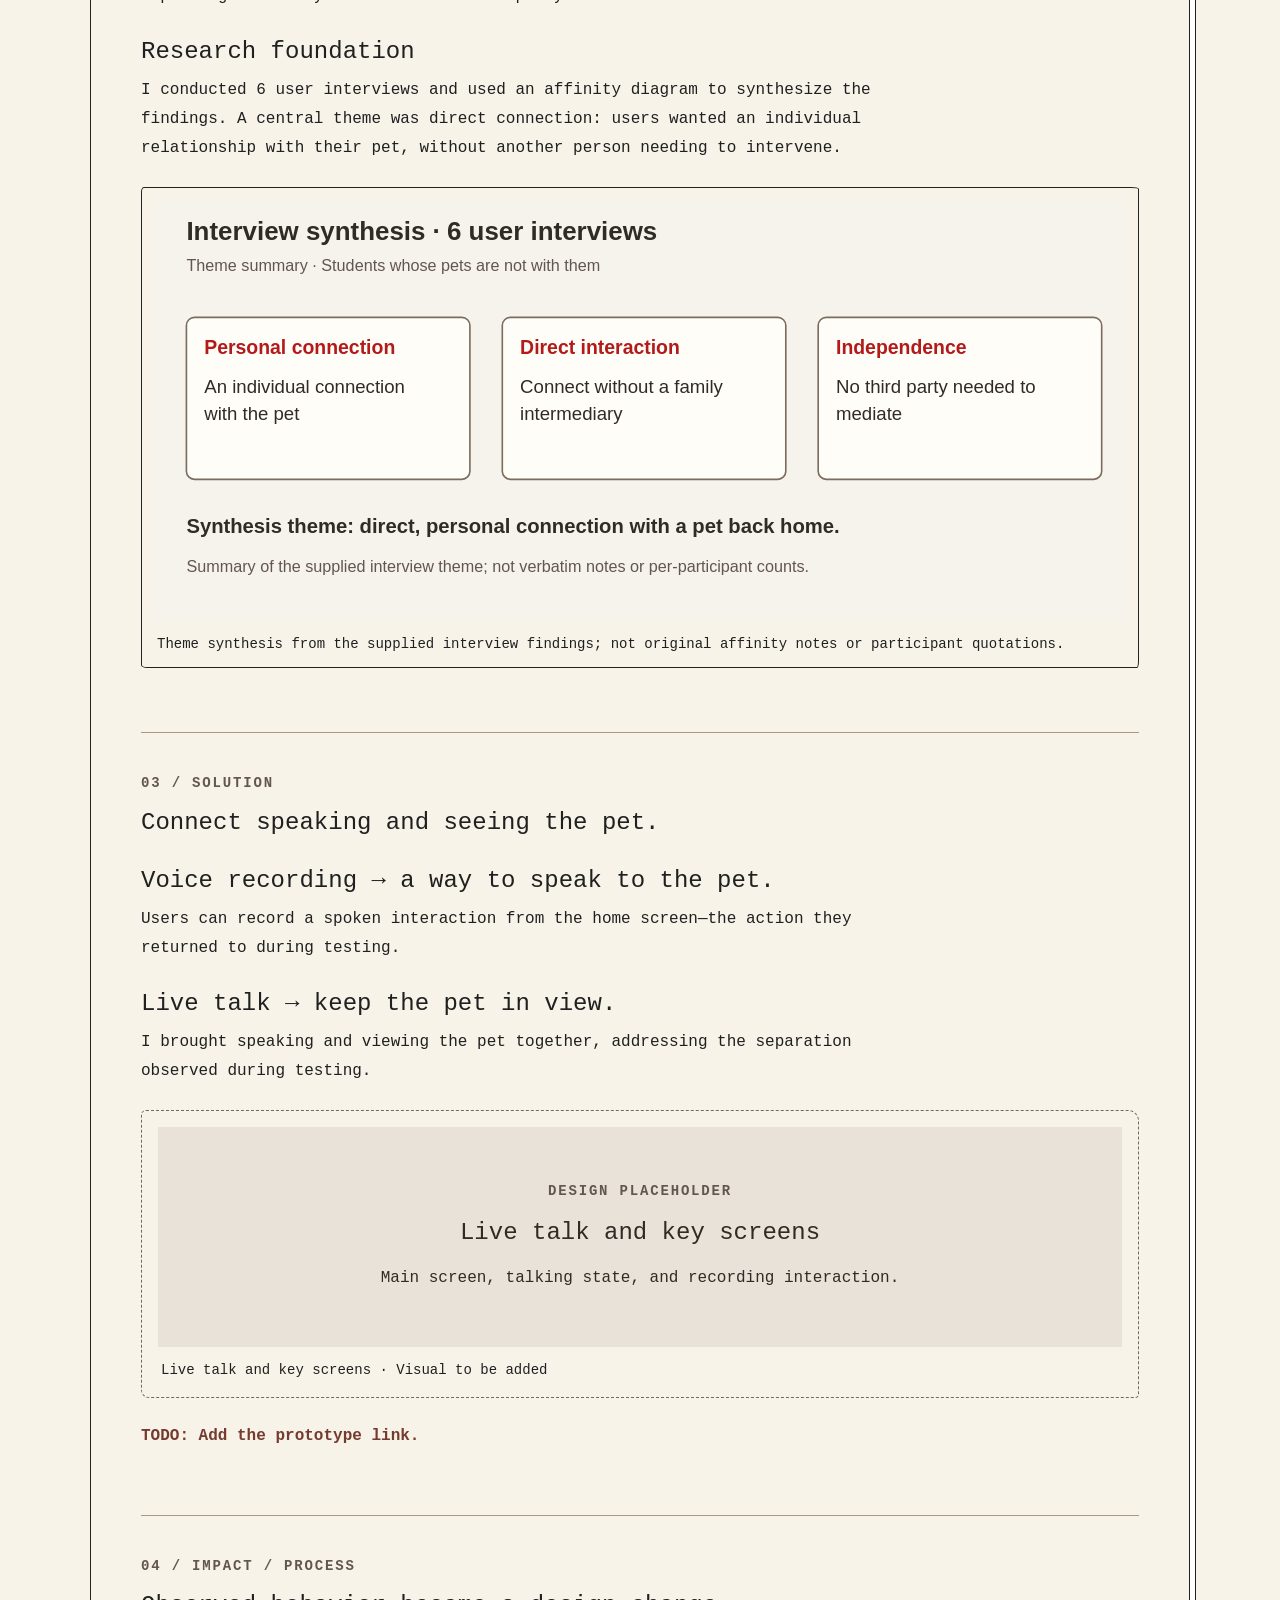
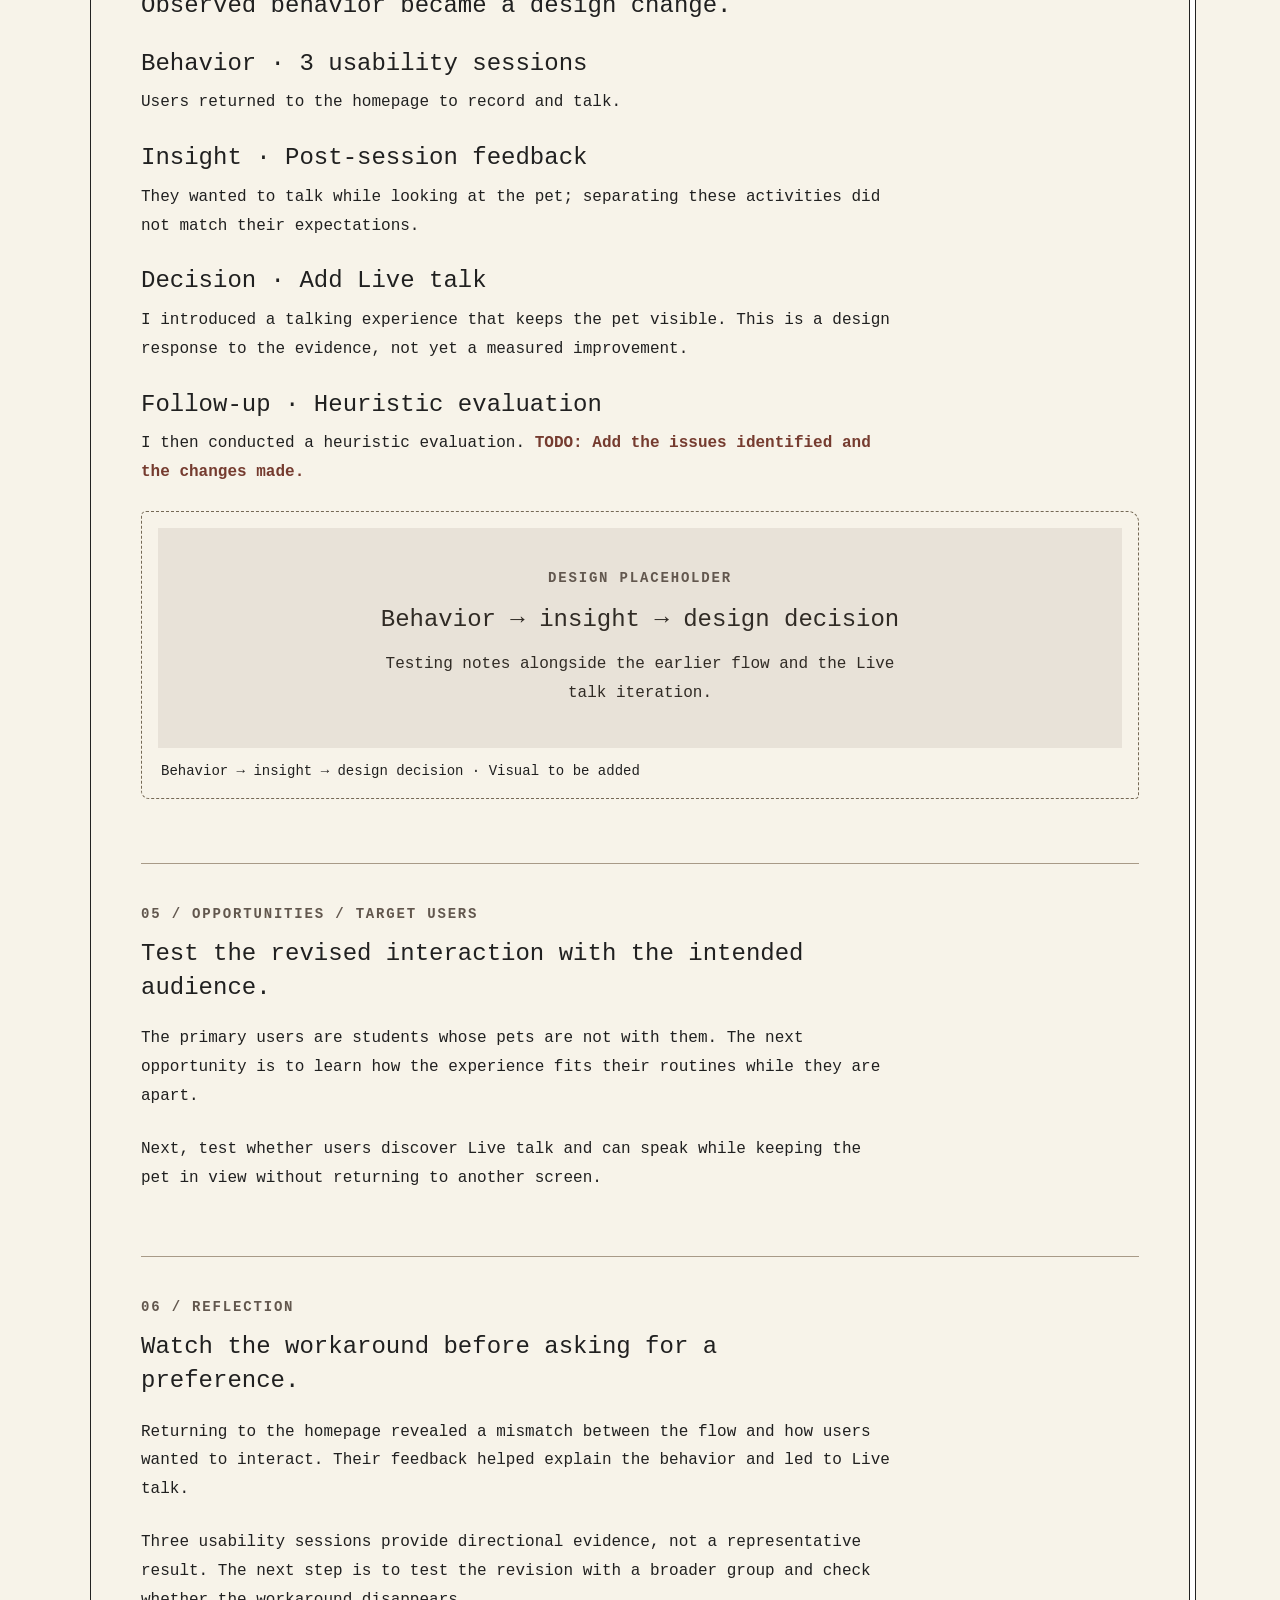
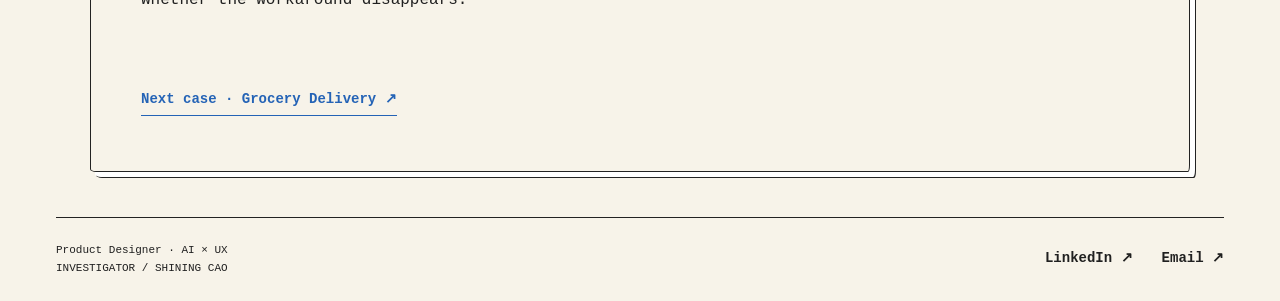
<file: petmagotchi/index.html>
<!doctype html><html lang="en"><head><meta charset="utf-8"><meta name="viewport" content="width=device-width,initial-scale=1"><title>Petmagotchi — Shining Cao</title><meta name="description" content="An HCI course project helping students away from their pets build a direct connection, informed by 6 interviews and 3 usability sessions."><meta name="theme-color" content="#f8f7f4"><link rel="stylesheet" href="../style.css"><script src="../compare.js" defer></script><link rel="stylesheet" href="../archive.css"><link rel="stylesheet" href="../handdrawn.css?v=floating-pen"><link rel="stylesheet" href="../case-layout.css?v=2"></head><body>
<a class="skip" href="#main">Skip to content</a>
<header class="shell nav"><a class="brand" href="../"><span class="mark" aria-hidden="true">⌕</span><span>Shining Cao<small class="brand-role">Product Designer · AI × UX</small></span></a><nav aria-label="Main navigation"><a href="../#work">Case files</a><a href="../#about">About</a><a class="contact" href="mailto:sc3625@cornell.edu">Contact <span aria-hidden="true">↗</span></a></nav></header>
<main id="main"><article class="shell case case-restructured"><a class="back" href="../#work">← All work</a><header class="case-hero"><p class="label kicker">04 / HCI COURSE PROJECT · PET CONNECTION</p><h1>Petma<wbr>gotchi</h1><p class="lede">An app for students away from their pets to see them and talk to them directly.</p></header><dl class="case-meta case-facts" aria-label="Project details"><div><dt class="label">MY ROLE</dt><dd>UX Researcher &amp; Designer</dd></div><div><dt class="label">TIMELINE</dt><dd>August–December 2026</dd></div><div><dt class="label">COMPANY/CLIENT</dt><dd>Academic project · HCI course</dd></div><div><dt class="label">SKILLS/TOOLS</dt><dd>Interviews, user testing, affinity diagram, heuristic evaluation, prototyping</dd></div></dl><figure class="artifact image-placeholder"><div class="placeholder-content"><span class="label">DESIGN PLACEHOLDER</span><strong>Petmagotchi main screen</strong><p>Hero image: screenshot of the main interface.</p></div><figcaption>Petmagotchi main screen · Visual to be added</figcaption></figure><nav class="chapter-nav" aria-label="Case sections"><a href="#overview">Overview</a><a href="#problem">Problem</a><a href="#solution">Solution</a><a href="#impact">Impact / Process</a><a href="#opportunities">Opportunities</a><a href="#reflection">Reflection</a></nav><section class="case-detail case-section" id="overview" aria-labelledby="overview-title"><p class="label">01 / OVERVIEW</p><h2 id="overview-title">Bring the pet into the conversation.</h2><p>I designed an app for students away from their pets to see them and talk to them directly.</p><p>Petmagotchi is a semester-long project for an HCI course, exploring how students can connect with pets while they are apart.</p></section>
<section class="case-detail case-section" id="problem" aria-labelledby="problem-title"><p class="label">02 / PROBLEM</p><h2 id="problem-title">Students wanted a connection that did not depend on someone else.</h2><p>Students wanted a direct, personal connection with their pets without depending on family members or a third party to mediate it.</p><div class="decision-point"><h3>Research foundation</h3><p>I conducted 6 user interviews and used an affinity diagram to synthesize the findings. A central theme was direct connection: users wanted an individual relationship with their pet, without another person needing to intervene.</p></div><figure class="artifact"><a href="../assets/cases/petmagotchi-interview-synthesis.svg" target="_blank" rel="noopener" aria-label="Enlarge Interview theme synthesis showing direct personal connection"><img src="../assets/cases/petmagotchi-interview-synthesis.svg" alt="Interview theme synthesis showing direct personal connection" loading="lazy" width="1200" height="520"></a><figcaption>Theme synthesis from the supplied interview findings; not original affinity notes or participant quotations.</figcaption></figure></section>
<section class="case-detail case-section" id="solution" aria-labelledby="solution-title"><p class="label">03 / SOLUTION</p><h2 id="solution-title">Connect speaking and seeing the pet.</h2><div class="decision-point"><h3>Voice recording → a way to speak to the pet.</h3><p>Users can record a spoken interaction from the home screen—the action they returned to during testing.</p></div><div class="decision-point"><h3>Live talk → keep the pet in view.</h3><p>I brought speaking and viewing the pet together, addressing the separation observed during testing.</p></div><figure class="artifact image-placeholder"><div class="placeholder-content"><span class="label">DESIGN PLACEHOLDER</span><strong>Live talk and key screens</strong><p>Main screen, talking state, and recording interaction.</p></div><figcaption>Live talk and key screens · Visual to be added</figcaption></figure><p><span class="todo">TODO: Add the prototype link.</span></p></section>
<section class="case-detail case-section" id="impact" aria-labelledby="impact-title"><p class="label">04 / IMPACT / PROCESS</p><h2 id="impact-title">Observed behavior became a design change.</h2><div class="decision-point"><h3>Behavior · 3 usability sessions</h3><p>Users returned to the homepage to record and talk.</p></div><div class="decision-point"><h3>Insight · Post-session feedback</h3><p>They wanted to talk while looking at the pet; separating these activities did not match their expectations.</p></div><div class="decision-point"><h3>Decision · Add Live talk</h3><p>I introduced a talking experience that keeps the pet visible. This is a design response to the evidence, not yet a measured improvement.</p></div><div class="decision-point"><h3>Follow-up · Heuristic evaluation</h3><p>I then conducted a heuristic evaluation. <span class="todo">TODO: Add the issues identified and the changes made.</span></p></div><figure class="artifact image-placeholder"><div class="placeholder-content"><span class="label">DESIGN PLACEHOLDER</span><strong>Behavior → insight → design decision</strong><p>Testing notes alongside the earlier flow and the Live talk iteration.</p></div><figcaption>Behavior → insight → design decision · Visual to be added</figcaption></figure></section>
<section class="case-detail case-section" id="opportunities" aria-labelledby="opportunities-title"><p class="label">05 / OPPORTUNITIES / TARGET USERS</p><h2 id="opportunities-title">Test the revised interaction with the intended audience.</h2><p>The primary users are students whose pets are not with them. The next opportunity is to learn how the experience fits their routines while they are apart.</p><p>Next, test whether users discover Live talk and can speak while keeping the pet in view without returning to another screen.</p></section>
<section class="case-detail case-section" id="reflection" aria-labelledby="reflection-title"><p class="label">06 / REFLECTION</p><h2 id="reflection-title">Watch the workaround before asking for a preference.</h2><p>Returning to the homepage revealed a mismatch between the flow and how users wanted to interact. Their feedback helped explain the behavior and led to Live talk.</p><p>Three usability sessions provide directional evidence, not a representative result. The next step is to test the revision with a broader group and check whether the workaround disappears.</p></section><a class="text-link case-end" href="../grocery-delivery/">Next case · Grocery Delivery ↗</a></article></main><footer class="shell footer"><span>Product Designer · AI × UX<br>INVESTIGATOR / SHINING CAO</span><div><a href="https://www.linkedin.com/in/shining-c-794804326">LinkedIn ↗</a><a href="mailto:sc3625@cornell.edu">Email ↗</a></div></footer></body></html>
</file>
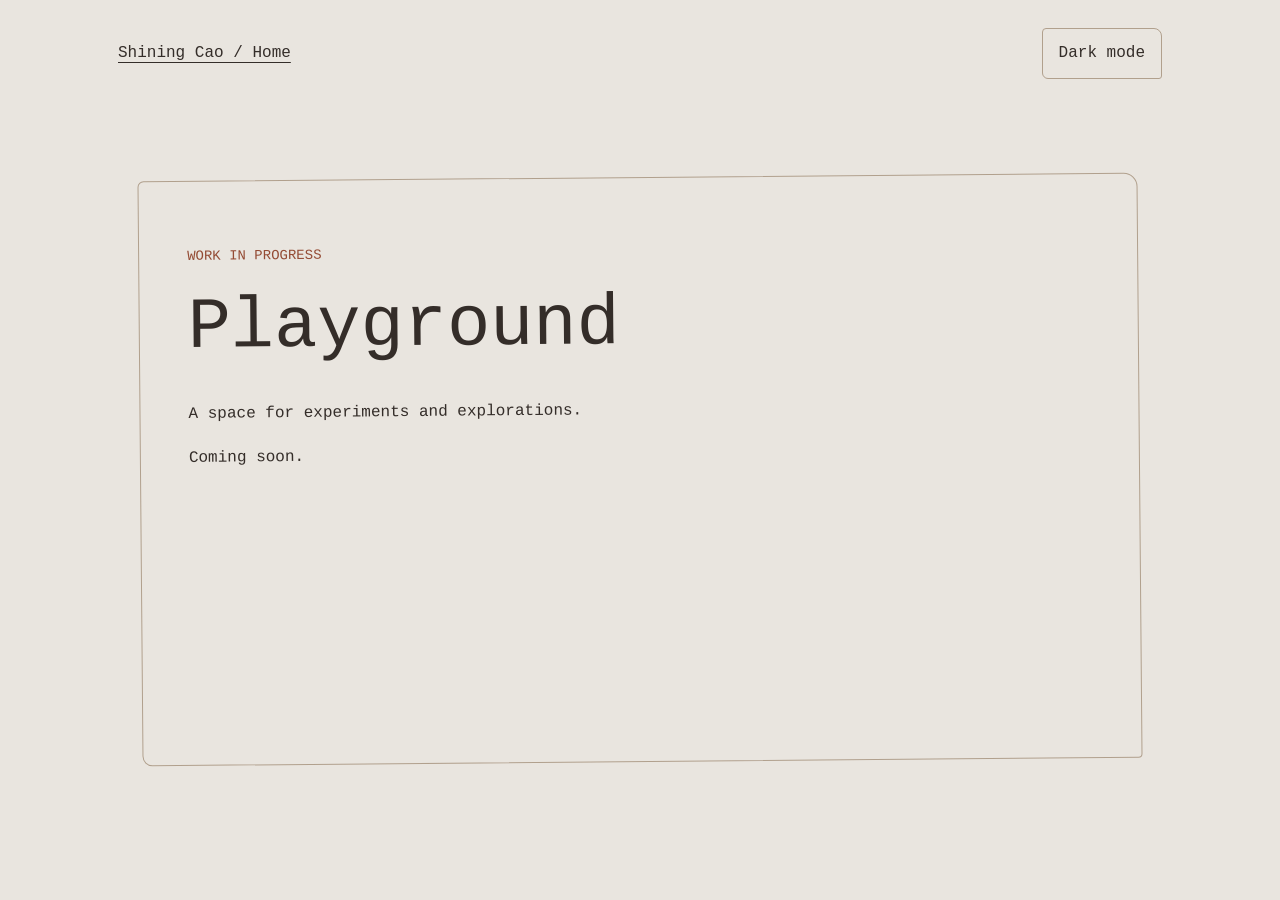
<file: playground/index.html>
<!doctype html>
<html lang="en"><head><meta charset="utf-8"><meta name="viewport" content="width=device-width,initial-scale=1"><title>Playground — Shining Cao</title><meta name="description" content="Shining Cao’s playground. Experiments and explorations, coming soon."><meta name="theme-color" content="#292522"><script src="../homepage-theme.js"></script>
<style>
*{box-sizing:border-box}body{margin:0;background:#292522;color:#f0e6d8;font:16px/1.8 'Courier New',monospace}a{color:inherit;text-underline-offset:5px}a:focus-visible,button:focus-visible{outline:3px solid #efad91;outline-offset:6px}.skip{position:absolute;left:20px;top:-100px}.skip:focus{top:20px}header{max-width:1100px;margin:auto;padding:28px;display:flex;align-items:center;justify-content:space-between;gap:24px}.theme-toggle{font:inherit;padding:10px 16px;border:1px solid #b1a08d;border-radius:4px 8px 3px 6px;background:transparent;color:inherit;cursor:pointer;min-height:44px}main{max-width:1000px;min-height:65svh;margin:70px auto;padding:48px;border:1px solid #b1a08d;border-radius:6px 14px 4px 10px;transform:rotate(-.5deg)}h1{font-size:clamp(36px,7vw,72px);font-weight:400;line-height:1.2;margin:16px 0 28px}p{max-width:48ch}.label{font-size:14px;color:#efad91}html[data-theme="light"] body{background:#e9e5df;color:#342d29}html[data-theme="light"] .label{color:#944b34}@media(max-width:700px){main{margin:40px 20px;padding:28px;transform:none}header{padding:20px;gap:16px}.theme-toggle{font-size:14px}}
</style></head><body><a class="skip" href="#main">Skip to content</a><header><a href="../">Shining Cao / Home</a><button type="button" class="theme-toggle" aria-label="Switch to light mode" aria-pressed="false">Light mode</button></header><main id="main"><p class="label">WORK IN PROGRESS</p><h1>Playground</h1><p>A space for experiments and explorations.</p><p>Coming soon.</p></main></body></html>
</file>
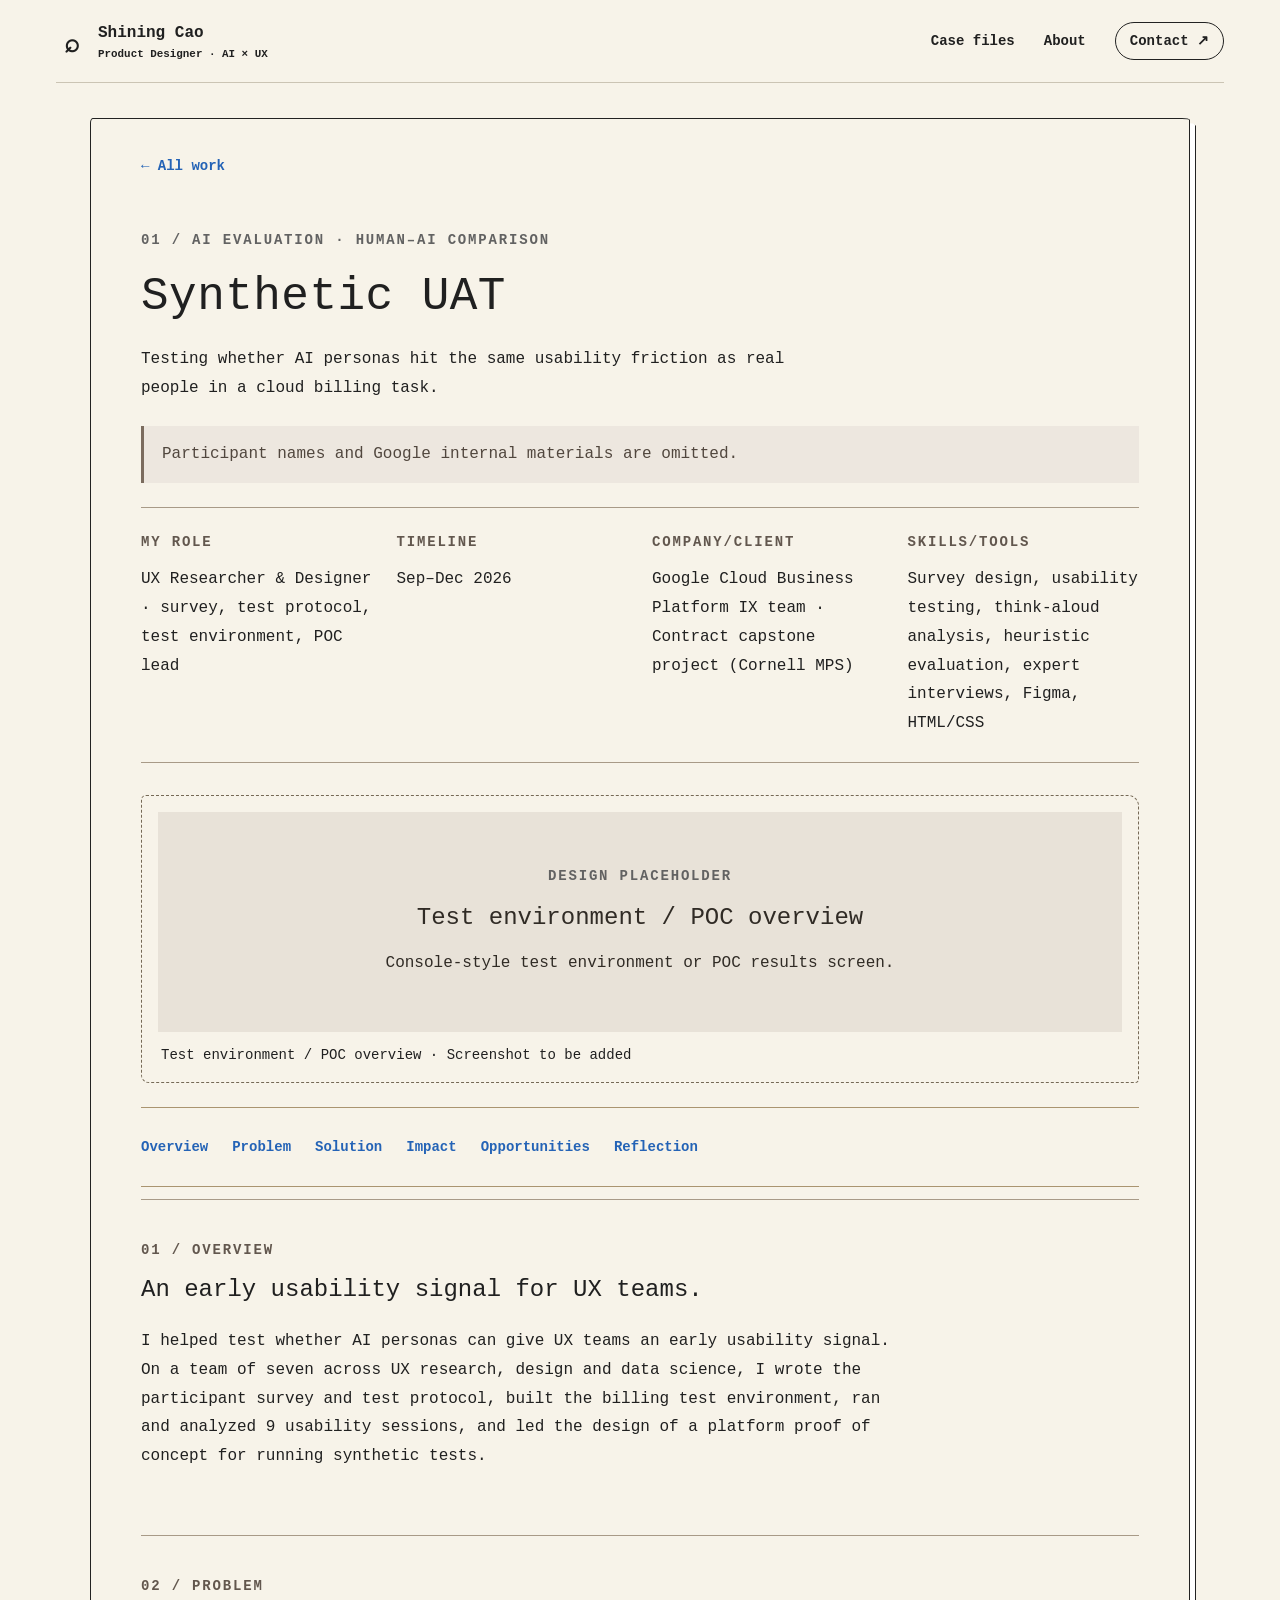
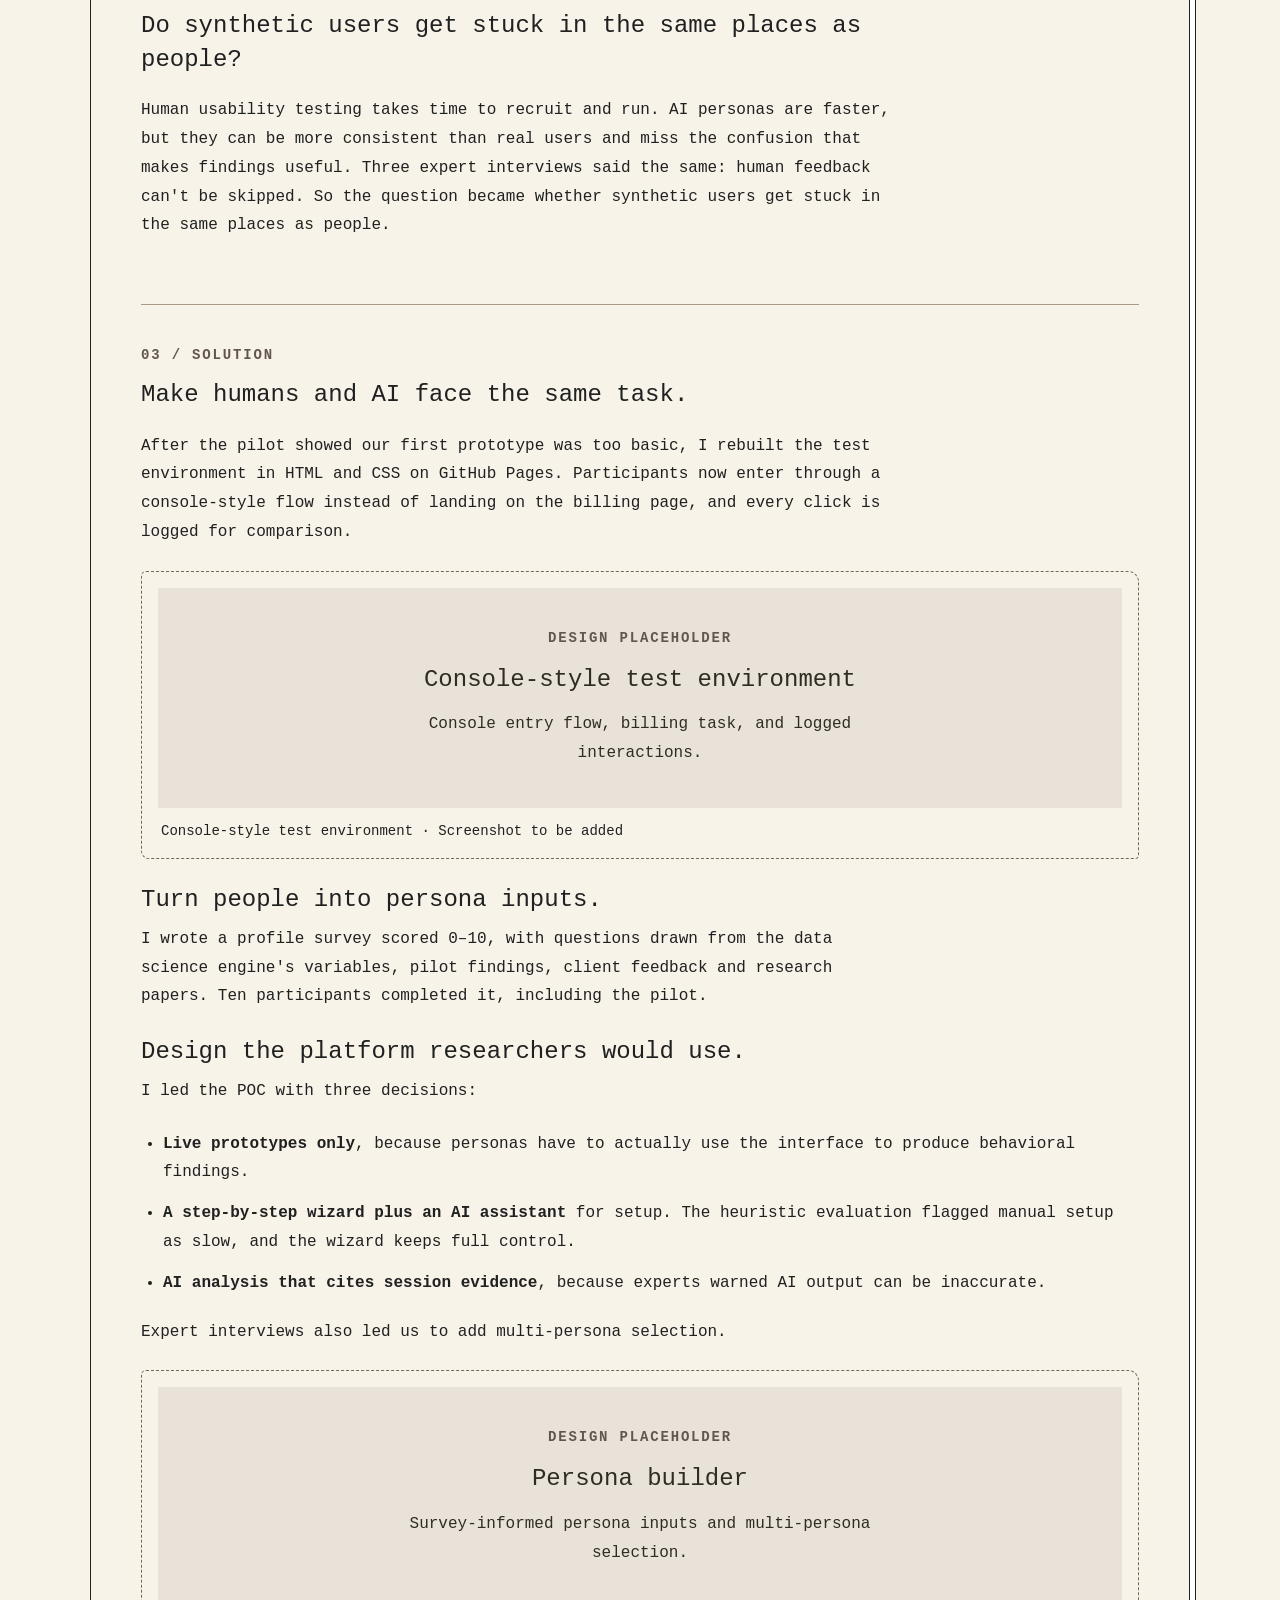
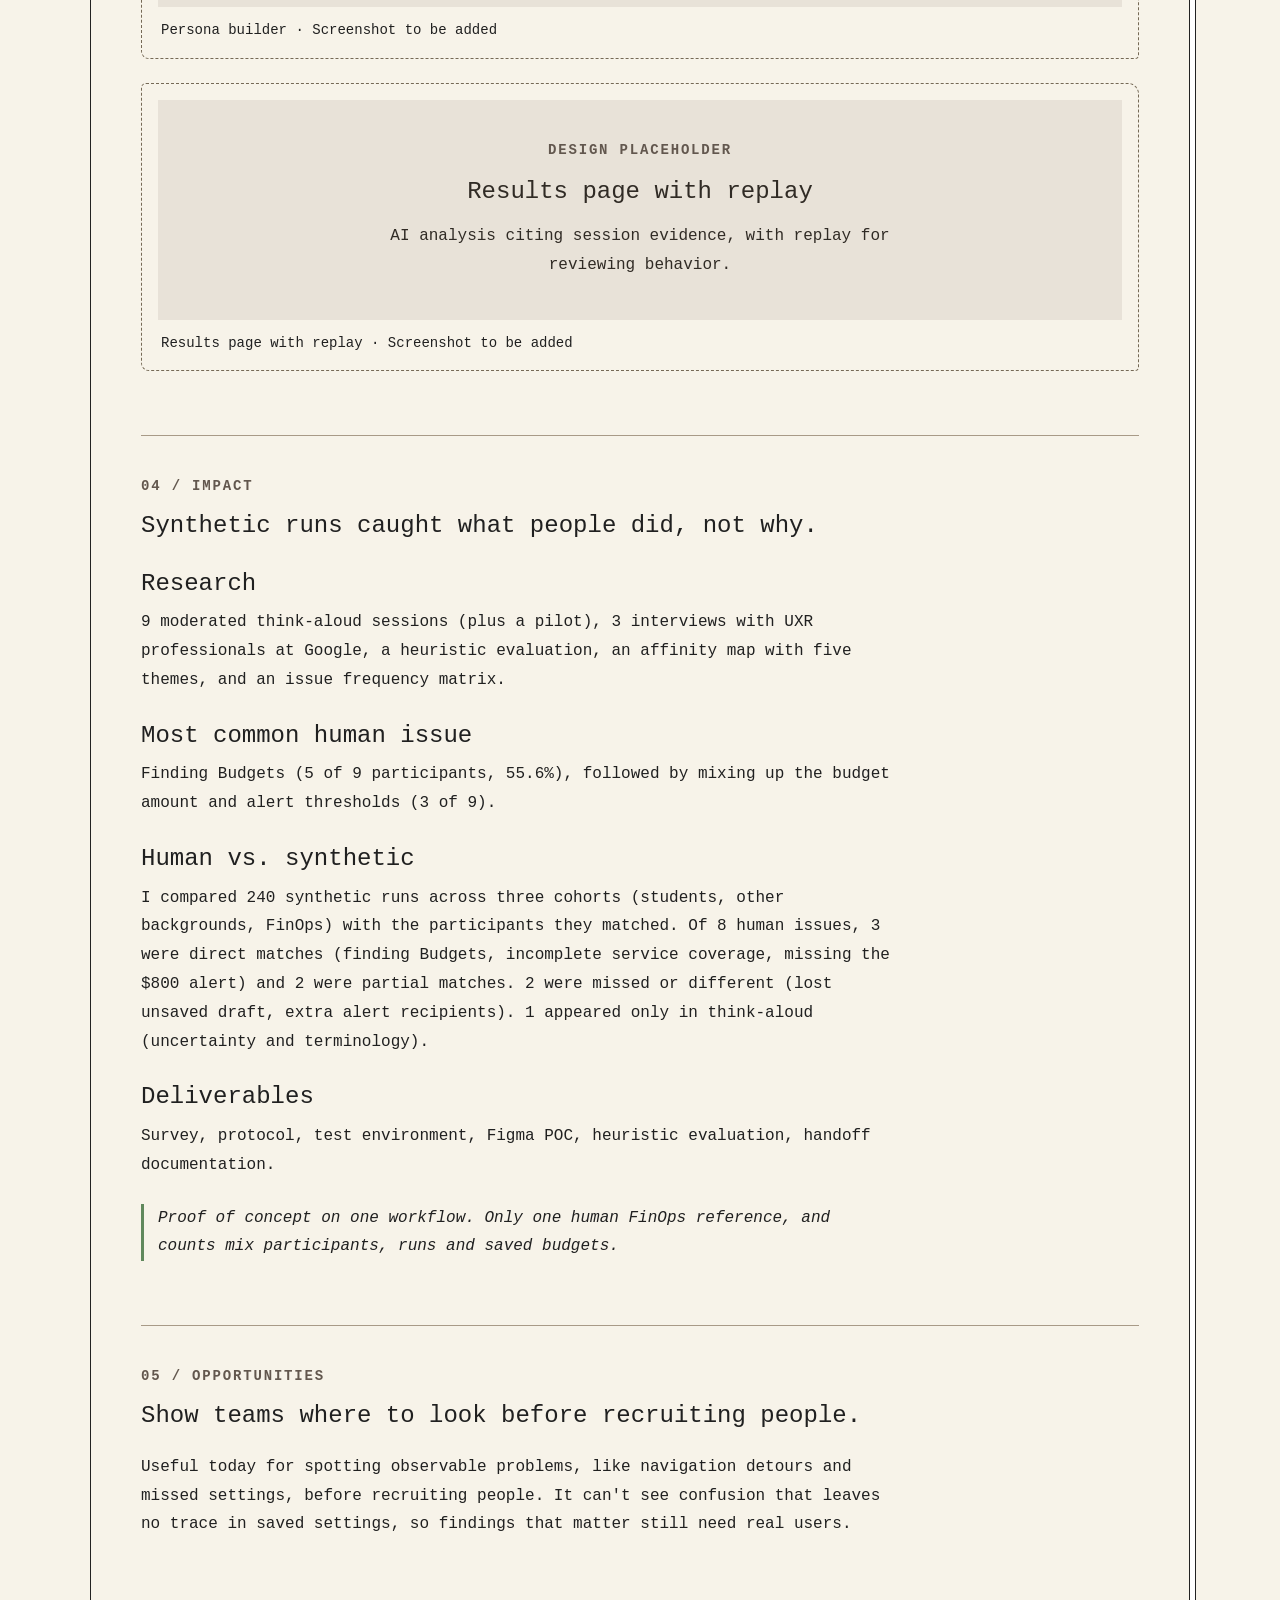
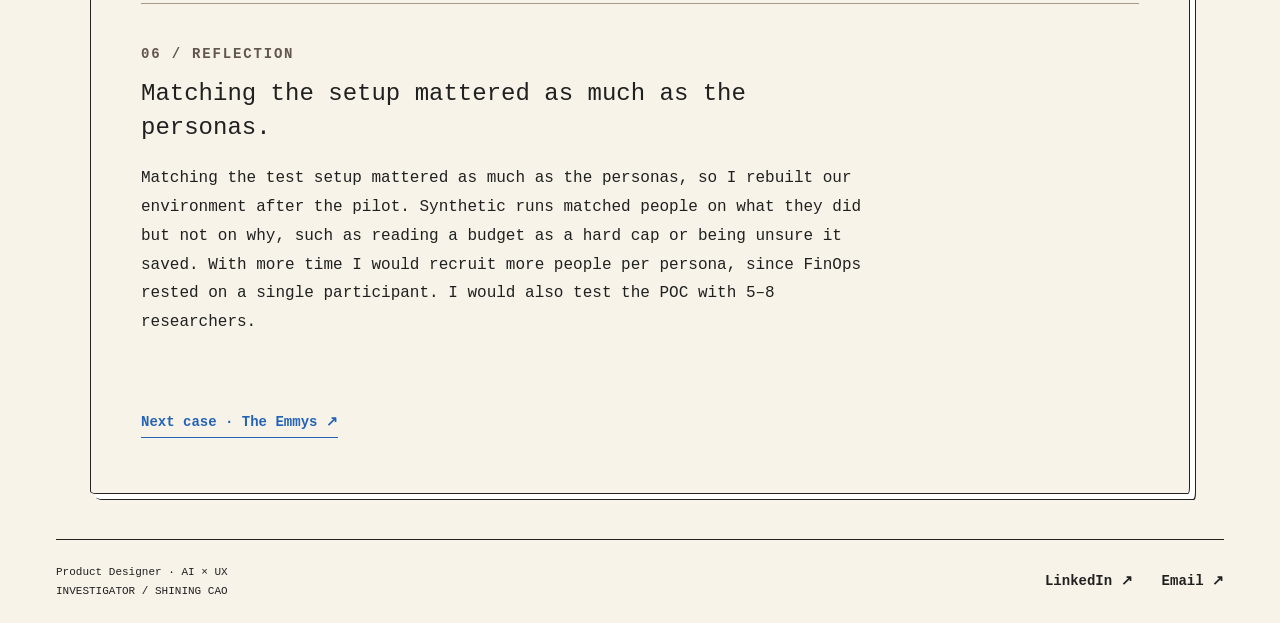
<file: synthetic-uat/index.html>
<!doctype html><html lang="en"><head><meta charset="utf-8"><meta name="viewport" content="width=device-width,initial-scale=1"><title>Synthetic UAT — Shining Cao</title><meta name="description" content="Testing whether AI personas hit the same usability friction as real people in a cloud billing task."><meta name="theme-color" content="#f8f7f4"><link rel="stylesheet" href="../style.css"><script src="../compare.js" defer></script><link rel="stylesheet" href="../archive.css"><link rel="stylesheet" href="../handdrawn.css?v=floating-pen"><link rel="stylesheet" href="../case-layout.css?v=uat-results-1"></head><body>
<a class="skip" href="#main">Skip to content</a>
<header class="shell nav"><a class="brand" href="../"><span class="mark" aria-hidden="true">⌕</span><span>Shining Cao<small class="brand-role">Product Designer · AI × UX</small></span></a><nav aria-label="Main navigation"><a href="../#work">Case files</a><a href="../#about">About</a><a class="contact" href="mailto:sc3625@cornell.edu">Contact <span aria-hidden="true">↗</span></a></nav></header>
<main id="main"><article class="shell case case-restructured"><a class="back" href="../#work">← All work</a><header class="case-hero"><p class="label kicker">01 / AI EVALUATION · HUMAN–AI COMPARISON</p><h1>Synthetic UAT</h1><p class="lede">Testing whether AI personas hit the same usability friction as real people in a cloud billing task.</p></header><p class="case-disclosure">Participant names and Google internal materials are omitted.</p><dl class="case-meta case-facts" aria-label="Project details"><div><dt class="label">MY ROLE</dt><dd>UX Researcher &amp; Designer · survey, test protocol, test environment, POC lead</dd></div><div><dt class="label">TIMELINE</dt><dd>Sep–Dec 2026</dd></div><div><dt class="label">COMPANY/CLIENT</dt><dd>Google Cloud Business Platform IX team · Contract capstone project (Cornell MPS)</dd></div><div><dt class="label">SKILLS/TOOLS</dt><dd>Survey design, usability testing, think-aloud analysis, heuristic evaluation, expert interviews, Figma, HTML/CSS</dd></div></dl><figure class="artifact image-placeholder"><div class="placeholder-content"><span class="label">DESIGN PLACEHOLDER</span><strong>Test environment / POC overview</strong><p>Console-style test environment or POC results screen.</p></div><figcaption>Test environment / POC overview · Screenshot to be added</figcaption></figure><nav class="chapter-nav" aria-label="Case sections"><a href="#overview">Overview</a><a href="#problem">Problem</a><a href="#solution">Solution</a><a href="#impact">Impact</a><a href="#opportunities">Opportunities</a><a href="#reflection">Reflection</a></nav><section class="case-detail case-section" id="overview" aria-labelledby="overview-title"><p class="label">01 / OVERVIEW</p><h2 id="overview-title">An early usability signal for UX teams.</h2><p>I helped test whether AI personas can give UX teams an early usability signal. On a team of seven across UX research, design and data science, I wrote the participant survey and test protocol, built the billing test environment, ran and analyzed 9 usability sessions, and led the design of a platform proof of concept for running synthetic tests.</p></section>
<section class="case-detail case-section" id="problem" aria-labelledby="problem-title"><p class="label">02 / PROBLEM</p><h2 id="problem-title">Do synthetic users get stuck in the same places as people?</h2><p>Human usability testing takes time to recruit and run. AI personas are faster, but they can be more consistent than real users and miss the confusion that makes findings useful. Three expert interviews said the same: human feedback can't be skipped. So the question became whether synthetic users get stuck in the same places as people.</p></section>
<section class="case-detail case-section" id="solution" aria-labelledby="solution-title"><p class="label">03 / SOLUTION</p><h2 id="solution-title">Make humans and AI face the same task.</h2><p>After the pilot showed our first prototype was too basic, I rebuilt the test environment in HTML and CSS on GitHub Pages. Participants now enter through a console-style flow instead of landing on the billing page, and every click is logged for comparison.</p><figure class="artifact image-placeholder"><div class="placeholder-content"><span class="label">DESIGN PLACEHOLDER</span><strong>Console-style test environment</strong><p>Console entry flow, billing task, and logged interactions.</p></div><figcaption>Console-style test environment · Screenshot to be added</figcaption></figure><div class="decision-point"><h3>Turn people into persona inputs.</h3><p>I wrote a profile survey scored 0–10, with questions drawn from the data science engine's variables, pilot findings, client feedback and research papers. Ten participants completed it, including the pilot.</p></div><div class="decision-point"><h3>Design the platform researchers would use.</h3><p>I led the POC with three decisions:</p></div><ul class="case-evidence"><li><strong>Live prototypes only</strong>, because personas have to actually use the interface to produce behavioral findings.</li><li><strong>A step-by-step wizard plus an AI assistant</strong> for setup. The heuristic evaluation flagged manual setup as slow, and the wizard keeps full control.</li><li><strong>AI analysis that cites session evidence</strong>, because experts warned AI output can be inaccurate.</li></ul><p>Expert interviews also led us to add multi-persona selection.</p><figure class="artifact image-placeholder"><div class="placeholder-content"><span class="label">DESIGN PLACEHOLDER</span><strong>Persona builder</strong><p>Survey-informed persona inputs and multi-persona selection.</p></div><figcaption>Persona builder · Screenshot to be added</figcaption></figure><figure class="artifact image-placeholder"><div class="placeholder-content"><span class="label">DESIGN PLACEHOLDER</span><strong>Results page with replay</strong><p>AI analysis citing session evidence, with replay for reviewing behavior.</p></div><figcaption>Results page with replay · Screenshot to be added</figcaption></figure></section>
<section class="case-detail case-section" id="impact" aria-labelledby="impact-title"><p class="label">04 / IMPACT</p><h2 id="impact-title">Synthetic runs caught what people did, not why.</h2><div class="decision-point"><h3>Research</h3><p>9 moderated think-aloud sessions (plus a pilot), 3 interviews with UXR professionals at Google, a heuristic evaluation, an affinity map with five themes, and an issue frequency matrix.</p></div><div class="decision-point"><h3>Most common human issue</h3><p>Finding Budgets (5 of 9 participants, 55.6%), followed by mixing up the budget amount and alert thresholds (3 of 9).</p></div><div class="decision-point"><h3>Human vs. synthetic</h3><p>I compared 240 synthetic runs across three cohorts (students, other backgrounds, FinOps) with the participants they matched. Of 8 human issues, 3 were direct matches (finding Budgets, incomplete service coverage, missing the $800 alert) and 2 were partial matches. 2 were missed or different (lost unsaved draft, extra alert recipients). 1 appeared only in think-aloud (uncertainty and terminology).</p></div><div class="decision-point"><h3>Deliverables</h3><p>Survey, protocol, test environment, Figma POC, heuristic evaluation, handoff documentation.</p></div><p class="insight"><em>Proof of concept on one workflow. Only one human FinOps reference, and counts mix participants, runs and saved budgets.</em></p></section>
<section class="case-detail case-section" id="opportunities" aria-labelledby="opportunities-title"><p class="label">05 / OPPORTUNITIES</p><h2 id="opportunities-title">Show teams where to look before recruiting people.</h2><p>Useful today for spotting observable problems, like navigation detours and missed settings, before recruiting people. It can't see confusion that leaves no trace in saved settings, so findings that matter still need real users.</p></section>
<section class="case-detail case-section" id="reflection" aria-labelledby="reflection-title"><p class="label">06 / REFLECTION</p><h2 id="reflection-title">Matching the setup mattered as much as the personas.</h2><p>Matching the test setup mattered as much as the personas, so I rebuilt our environment after the pilot. Synthetic runs matched people on what they did but not on why, such as reading a budget as a hard cap or being unsure it saved. With more time I would recruit more people per persona, since FinOps rested on a single participant. I would also test the POC with 5–8 researchers.</p></section><a class="text-link case-end" href="../emmys/">Next case · The Emmys ↗</a></article></main><footer class="shell footer"><span>Product Designer · AI × UX<br>INVESTIGATOR / SHINING CAO</span><div><a href="https://www.linkedin.com/in/shining-c-794804326">LinkedIn ↗</a><a href="mailto:sc3625@cornell.edu">Email ↗</a></div></footer></body></html>
</file>
<file: style.css>
:root{--paper:#f8f7f4;--ink:#17231f;--muted:#52605a;--line:#d9ddd4;--dark:#142a25;--mint:#d6f4ad;--green:#285243;--white:#fff;--serif:Georgia,'Times New Roman',serif;--sans:Inter,-apple-system,BlinkMacSystemFont,'Segoe UI',sans-serif}
*{box-sizing:border-box}html{scroll-behavior:smooth}body{margin:0;background:var(--paper);color:var(--ink);font:16px/1.6 var(--sans)}a{color:inherit;text-decoration:none}button{font:inherit}a:focus-visible,button:focus-visible{outline:3px solid #398660;outline-offset:5px}p,h1,h2,h3{margin:0}img{display:block;max-width:100%}[hidden]{display:none!important}::selection{background:var(--mint);color:var(--ink)}
.shell{width:min(1240px,calc(100% - 112px));margin-inline:auto}.skip{position:absolute;left:1rem;top:-100px;background:var(--mint);padding:.5rem 1rem;z-index:2}.skip:focus{top:1rem}
.nav,.footer{display:flex;align-items:center;justify-content:space-between;gap:24px}.nav{height:83px;border-bottom:1px solid var(--line)}.nav nav,.footer div{display:flex;align-items:center;gap:29px}.nav nav a,.footer a{font-size:14px;font-weight:600}.nav nav a:hover,.footer a:hover,.chapter-nav a:hover{text-decoration:underline;text-underline-offset:4px}.brand{font-weight:750;display:inline-flex;align-items:center;gap:10px;white-space:nowrap}.mark{width:32px;height:32px;background:var(--mint);border-radius:50%;display:grid;place-items:center;color:var(--dark);font-size:19px}.contact{border:1px solid var(--line);padding:7px 14px;border-radius:99px}
.hero{padding:80px 0 76px}.label{font:650 11px/1.5 var(--sans);letter-spacing:.13em;text-transform:uppercase;color:var(--muted)}.kicker{display:flex;align-items:center;gap:9px}.kicker span{width:8px;height:8px;border-radius:50%;background:#5e8751}.hero h1,.case h1{font:400 clamp(66px,8.9vw,136px)/.96 var(--serif);letter-spacing:-.073em;margin-top:19px}.hero h1 em{font-weight:400;color:var(--green)}.hero-bottom{display:flex;justify-content:space-between;align-items:end;gap:32px;margin-top:30px}.hero-bottom p{max-width:535px;font-size:clamp(17px,1.8vw,22px);color:var(--muted);line-height:1.5}.text-link{font-size:14px;font-weight:700;display:inline-flex;gap:12px;align-items:center;border-bottom:1px solid currentColor;padding-bottom:4px;width:fit-content}.text-link:hover{color:#387454}
.work{border-top:1px solid var(--line);padding-top:23px;scroll-margin-top:24px}.section-head{display:flex;justify-content:space-between;align-items:baseline;margin-bottom:22px;gap:15px}.section-head h2,.about h2{font:400 clamp(37px,5vw,64px)/1.05 var(--serif);letter-spacing:-.055em}
.feature{display:grid;grid-template-columns:1fr 1.16fr;gap:clamp(22px,4vw,58px);padding:clamp(24px,3.6vw,49px);background:var(--dark);color:#f1f8ee;border-radius:19px;transition:background .2s ease}.feature:hover{background:#1b382f}.feature-copy{display:flex;flex-direction:column;align-items:flex-start;justify-content:center;gap:17px}.feature .label{color:var(--mint)}.feature h3{font:400 clamp(40px,5.4vw,74px)/.98 var(--serif);letter-spacing:-.06em;margin-bottom:10px}.feature-line{font-size:clamp(17px,1.9vw,23px);line-height:1.3;max-width:400px}.feature-summary{max-width:365px;color:#c4d3cb;font-size:15px}.feature-cta{display:inline-flex;gap:12px;align-items:center;border-radius:99px;background:var(--mint);padding:9px 16px;color:var(--dark);font-weight:720;font-size:13px}
.schematic{background:#203a33;border:1px solid #446056;border-radius:13px;padding:17px;color:#e8f2e9;align-self:center;font-size:12px}.board-top,.board-bottom{display:flex;justify-content:space-between;gap:10px;align-items:center;color:#c0d2c5;font-size:9px;font-weight:750;letter-spacing:.12em}.board-top i,.choice i{display:inline-block;border-radius:50%;width:7px;height:7px;background:#c6ee9f;margin-right:5px}.board-grid{display:grid;grid-template-columns:1fr 1fr;gap:12px;margin:14px 0}.board-unit{min-width:0}.unit-heading{display:flex;align-items:center;gap:7px;margin-bottom:7px;font-size:9px;font-weight:750;letter-spacing:.07em}.unit-heading b{display:grid;place-items:center;border-radius:5px;background:var(--mint);color:var(--dark);width:23px;height:23px;font-size:12px}.mock{background:#f6faf3;color:#17231f;border-radius:7px;padding:11px;min-height:152px}.mock strong{display:block;line-height:1.25;margin:2px 0 9px}.mock small{font-size:8px;letter-spacing:.1em;color:#465b4d;font-weight:750}.mock-field{display:flex;justify-content:space-between;gap:4px;border-top:1px solid #dfe9db;padding:3px 0;font-size:9px}.mock-field span{text-align:right;font-weight:700}.choice{border:1px solid #9ab78f;background:#e3f2d9;padding:4px;border-radius:4px;margin:4px 0;font-size:9px}.choice i{background:#406548;width:5px;height:5px}.muted-choice{border-color:#d9e5d5;background:transparent}.muted-choice i{background:transparent;border:1px solid #6d8d70}.fake-button{display:inline-block;background:var(--dark);color:#fff;font-size:8px;border-radius:4px;padding:3px 6px;margin-top:4px}.connector{height:1px;background:#668072;flex:1}
.work-grid{display:grid;grid-template-columns:repeat(3,1fr);gap:24px;margin-top:27px}.card{display:block;padding-bottom:18px;border-bottom:1px solid var(--line)}.cover{aspect-ratio:1.62;overflow:hidden;border-radius:13px}.cover img{width:100%;height:100%;object-fit:cover;transition:transform .25s ease}.card:hover img{transform:scale(1.035)}.peach{background:#ead8c9}.blue{background:#d8e9f1}.violet{background:#e1deef}.card-meta{display:flex;align-items:center;justify-content:space-between;gap:6px;margin-top:12px}.arrow{border:1px solid var(--line);border-radius:50%;width:31px;height:31px;flex-shrink:0;display:grid;place-items:center}.card:hover .arrow{background:var(--mint)}.card h3{font:400 34px/1.2 var(--serif);letter-spacing:-.04em}.card p{font-size:14px;color:var(--muted);margin-top:3px}
.about{display:grid;grid-template-columns:1fr 1fr;gap:34px;background:#e9eee5;padding:44px;border-radius:16px;margin-block:72px}.about h2{margin-top:7px}.about p:not(.label){font-size:18px;margin-bottom:13px}.about .text-link{margin-top:7px}.footer{min-height:84px;border-top:1px solid var(--line);font-size:13px;color:var(--muted)}
.case{max-width:1100px;padding-top:34px;padding-bottom:62px}.back{font-size:14px;font-weight:700;color:var(--green)}.back:hover{text-decoration:underline}.case-hero{padding:50px 0 35px}.case h1{font-size:clamp(55px,9vw,119px);overflow-wrap:break-word}.lede{font-size:clamp(23px,3.6vw,40px);line-height:1.2;letter-spacing:-.03em;max-width:790px;margin-top:18px}.case-intro{margin-top:12px;font-size:19px;color:var(--muted)}.case-board{background:var(--dark);border-radius:18px;padding:clamp(20px,4vw,52px)}.case-board .schematic{max-width:660px;margin:auto;padding:clamp(14px,3vw,25px)}.case-board .mock{min-height:165px}.case-meta{display:grid;grid-template-columns:repeat(3,1fr);gap:20px;padding:25px 0;border-bottom:1px solid var(--line)}.case-meta p+p{margin-top:3px;font-weight:650}.chapter-nav{display:flex;flex-wrap:wrap;gap:10px 20px;padding:17px 0;font-size:13px;font-weight:650;color:var(--green)}.chapter{scroll-margin-top:28px;display:grid;grid-template-columns:minmax(125px,1fr) 3.3fr;gap:24px;border-top:1px solid var(--line);padding:34px 0 40px}.case>.cover+.chapter{margin-top:32px}.case>.cover{aspect-ratio:2.2}.chapter>.label{padding-top:7px}.chapter h2{font:400 clamp(32px,4.2vw,54px)/1.05 var(--serif);letter-spacing:-.05em;margin-bottom:14px}.chapter div>p:not(.label){max-width:72ch;color:var(--muted);margin-bottom:12px}.chapter div>p:last-child{margin-bottom:0}.insight{border-left:3px solid #60885c;padding-left:14px;margin-top:20px}.case-end{display:flex;flex-wrap:wrap;justify-content:space-between;gap:20px;margin-top:10px}.comparison{border:1px solid var(--line);border-radius:13px;padding:clamp(14px,3vw,23px);background:#eef1e9;margin:20px 0}.compare-task p+p{font-weight:650;margin-top:3px}.compare-controls{display:none;flex-wrap:wrap;gap:7px;margin:14px 0}.comparison.enhanced .compare-controls{display:flex}.compare-controls button{cursor:pointer;border:1px solid #879a8a;background:transparent;color:var(--ink);border-radius:99px;padding:6px 11px;font-size:13px;font-weight:700}.compare-controls button[aria-pressed=true]{background:var(--dark);color:white;border-color:var(--dark)}.compare-panel{background:var(--white);border-radius:9px;padding:14px;margin:12px 0}.compare-panel h3{font-size:19px;margin:3px 0 8px}.demo-fields{display:grid;grid-template-columns:1fr 1fr;gap:6px;margin-bottom:12px}.demo-fields div{background:#eef2eb;border-radius:5px;padding:6px 8px;font-size:12px}.demo-fields strong{display:block}.compare-note{font-size:12px}
@media(max-width:880px){.shell{width:calc(100% - 56px)}.hero{padding:62px 0}.feature{gap:20px}.work-grid{gap:14px}.card-meta .label{letter-spacing:.07em}.about{padding:30px}}
@media(max-width:660px){.shell{width:calc(100% - 36px)}.nav{height:66px;gap:12px}.nav nav,.footer div{gap:12px}.nav nav a{font-size:12px}.brand{font-size:14px;gap:5px}.mark{width:25px;height:25px;font-size:14px}.contact{padding:5px 7px}.hero{padding:51px 0 44px}.hero h1{font-size:clamp(50px,12vw,76px)}.desktop{display:none}.hero-bottom{align-items:flex-start;flex-direction:column;gap:16px;margin-top:22px}.section-head h2{font-size:34px}.feature{grid-template-columns:1fr;padding:18px;gap:23px}.schematic{padding:10px}.board-grid{gap:7px}.mock{padding:7px}.unit-heading{letter-spacing:0}.work-grid,.about,.chapter{grid-template-columns:1fr}.work-grid{gap:22px}.card h3{font-size:31px}.about{margin-block:46px;gap:14px;padding:23px}.case{padding-top:22px}.case-hero{padding:32px 0 24px}.case-meta{grid-template-columns:1fr;gap:11px;padding:16px 0}.chapter{gap:7px;padding:24px 0}.chapter>.label{padding-top:0}.case>.cover{aspect-ratio:1.65}.chapter-nav{gap:7px 13px}}
@media(max-width:340px){.nav nav{gap:8px}.nav .contact{border:0;padding:0}.demo-fields{grid-template-columns:1fr}}
@media(prefers-reduced-motion:reduce){*,*::before,*::after{scroll-behavior:auto!important;transition:none!important}}
</file>
<file: archive.css>
:root{--paper:#e7d6af;--ink:#322b20;--muted:#665640;--line:#aa9470;--dark:#29271f;--mint:#dac79e;--green:#8a382c;--soft:#d8c49a;--white:#f0e3c7}
body{background:#171916;color:#e0d1b2;background-image:radial-gradient(ellipse at 45% 10%,#44413355,transparent 65%),repeating-linear-gradient(94deg,#ffffff02 0 1px,transparent 1px 5px);font-family:Georgia,serif}
.nav{border-color:#74684a55}.nav nav a,.brand,.footer{color:#dfcda6}.mark{background:transparent;color:#d0b480;font-size:26px}.label{font-family:'Courier New',monospace}.contact{border-color:#8e7a5655}.archive-desk{display:grid;grid-template-columns:.7fr 1.5fr .8fr;gap:46px;align-items:center;min-height:690px;padding-block:70px}.desk-note{font:13px/1.8 'Courier New',monospace;display:grid;gap:22px;color:#c6b792}.hand{font:italic 23px/1.5 Georgia,serif}.note-rule{width:60px;height:1px;background:#a68d59}.desk-note a{border-bottom:1px solid #9b8352;padding-bottom:8px;width:fit-content}.folder{position:relative;background:linear-gradient(100deg,#aa8c54 0,#cbb17a 2%,#d7c292 4%,#dfcc9f 9%,#c9ad78 100%);border:1px solid #a18a60;border-radius:3px 12px 14px 4px;padding:47px 40px 36px;box-shadow:5px 7px 0 #766447,9px 11px 0 #a18a61,15px 23px 45px #000a;transform:rotate(-2deg);color:var(--ink)}.folder:before{content:'';position:absolute;inset:11px;border:1px solid #81694355;pointer-events:none}.folder-tab{position:absolute;top:-29px;left:14px;background:#c6ad7b;padding:9px 20px 5px;border-radius:9px 15px 0 0;font:10px 'Courier New',monospace}.stamp{display:inline-block;border:3px double #8c3c2b;color:#8c3c2b;padding:4px 10px;font:700 14px 'Courier New',monospace;letter-spacing:2px;transform:rotate(-8deg);margin-bottom:24px}.folder h1{font:700 clamp(45px,5vw,75px)/1.05 Georgia,serif;letter-spacing:1px;margin:13px 0 16px}.folder-sub{font:16px/1.7 'Courier New',monospace}.signature{display:flex;flex-direction:column;margin:30px 0;color:#5f5035;font-style:italic}.signature strong{font:italic 30px Georgia,serif;margin-top:5px}.open-file{position:relative;z-index:1;display:flex;justify-content:space-between;align-items:center;background:#eee1c1;padding:16px 20px;box-shadow:0 2px 4px #46372266;font:italic 21px Georgia,serif;transform:rotate(1deg)}.open-file:hover{background:#fff0cb}.coffee-ring{position:absolute;right:-25px;bottom:85px;width:127px;height:127px;border:9px double #79552433;border-radius:50%;pointer-events:none}.desk-evidence{display:grid;gap:45px}.evidence-note{position:relative;padding:23px;background:#dcccaa;color:#423726;transform:rotate(5deg);box-shadow:5px 10px 22px #0009}.evidence-note:before,.evidence:before{content:'';position:absolute;top:-11px;left:30%;width:74px;height:25px;background:#b7a079aa;transform:rotate(-8deg)}.evidence-note h2{font:italic 26px/1.2 Georgia,serif;margin:16px 0}.evidence-note p:not(.label){font:13px/1.8 'Courier New',monospace;margin-bottom:15px}.tiny-file{font:12px/1.6 'Courier New',monospace;border-left:1px solid #b49c68;padding-left:15px}.tiny-file .label{color:#bfb08d}.tiny-file p{font:italic 22px Georgia,serif;margin:10px 0}.work{background:#e5d5b1;color:var(--ink);padding:35px;position:relative;box-shadow:9px 9px 0 #9a855d,0 20px 50px #0006}.work:before{content:'CONTENTS';position:absolute;top:-25px;left:0;background:#d6c194;padding:6px 25px;font:12px 'Courier New',monospace}.section-head h2{font-size:48px}.feature{border-radius:2px;background:#c6b084;color:#312c21;border:1px solid #9a825a;box-shadow:2px 3px 6px #66522f33}.feature:hover{background:#d3bc8f}.feature .label{color:#783a2e}.feature-summary{color:#55472f}.feature-cta{border-radius:0;border-bottom:1px solid #54462e;background:transparent;padding-inline:0}.schematic{border-radius:2px;background:#484635;border-color:#77705a}.mock{border-radius:1px}.card{position:relative;padding:12px;background:#f0e4ca;box-shadow:2px 4px 6px #66522f44;transform:rotate(-1deg)}.card:nth-child(2){transform:rotate(1deg)}.cover{border-radius:0;filter:sepia(.22)}.card .label{font-size:9px}.card h3{font-size:32px}.about{background:#cdb88f;color:var(--ink);border-radius:1px;box-shadow:5px 6px 0 #806b49;margin-top:75px}.footer{border-color:#74684a;font:11px/1.7 'Courier New',monospace}.case{background:linear-gradient(90deg,#c6b18b 0,#ecddbc 2%,#e9d9b6 98%,#c1aa80 100%);color:var(--ink);padding:35px 50px 55px;margin-top:35px;margin-bottom:45px;box-shadow:9px 10px 0 #887653,0 20px 60px #0007}.case h1{font-size:clamp(50px,8vw,95px);letter-spacing:-.04em}.case-board{border-radius:2px;background:#494637}.case .cover{margin-block:20px}.overview{border:1px solid #a58d63;padding:25px;margin:35px 0;background:#f1e4c4;position:relative}.overview .stamp{float:right;font-size:10px}.overview h2{font:32px/1.2 Georgia,serif;margin:13px 0 20px;clear:both}.overview-grid{display:grid;grid-template-columns:1fr 1fr;gap:28px;margin-bottom:23px}.overview h3{font:700 12px 'Courier New',monospace;text-transform:uppercase;margin-bottom:8px}.overview p:not(.label){font-size:16px;line-height:1.7;color:#665640}.chapter h2{font-size:39px}.chapter div>p:not(.label){font-size:18px;line-height:1.8}.chapter{grid-template-columns:1fr 3fr;padding-block:40px}.chapter-nav{border-block:1px solid #aa9470}.evidence{position:relative;margin:0 0 30px;padding:15px 15px 8px;background:#f3e8d0;box-shadow:2px 4px 6px #66522f44;transform:rotate(-.5deg)}.evidence .cover{aspect-ratio:auto;margin:0}.evidence img{height:auto;object-fit:contain}.evidence figcaption{font:11px 'Courier New',monospace;padding:10px 0}.comparison{background:#d9c69d;border-color:#aa9470;border-radius:1px}.compare-panel{background:#f0e5cb;border-radius:1px}.demo-fields div{background:#e0d0ac}.compare-controls button{border-radius:1px}.case .text-link{color:#783a2e}
@media(max-width:900px){.archive-desk{gap:24px;grid-template-columns:.7fr 1.4fr}.desk-evidence{display:none}.folder{padding:35px}.work{padding:22px}.case{padding:30px}.chapter{grid-template-columns:1fr;gap:10px}}
@media(max-width:660px){.archive-desk{display:block;min-height:0;padding:50px 18px 65px}.desk-note{display:none}.folder{padding:32px 26px;max-width:410px;margin:auto}.folder h1{font-size:57px}.folder .label{font-size:9px}.work{padding:20px 15px}.section-head{display:block}.section-head h2{margin-top:10px;font-size:37px}.feature{padding:17px}.card{transform:none!important}.case{padding:23px 18px}.overview{padding:18px}.overview-grid{grid-template-columns:1fr;gap:15px}.overview h2{font-size:28px}.chapter h2{font-size:31px}.chapter div>p:not(.label){font-size:17px}.overview .stamp{float:none}.about{padding:23px}.nav nav{gap:10px}}

/* Kraft stock over the original scene palette. */
.work,.case,.about,.overview,.card,.evidence,.compare-panel{
 background-color:#cfb58a;
 background-image:url("assets/paper-grain.svg"),linear-gradient(100deg,#c4a779 0%,#e0c69c 12%,#d9bd91 88%,#c4a779 100%);
}
.overview,.card,.evidence,.compare-panel{
 background-color:#e4ceaa;
 background-image:url("assets/paper-grain.svg"),linear-gradient(110deg,#d7bd95,#ebd7b5 48%,#ddc49e);
}
@media(hover:hover) and (pointer:fine){
 body.scene-home,body.scene-home *{cursor:url("assets/magnifier.svg?v=small") 10 10,zoom-in}
 body:not(.scene-home) a,body:not(.scene-home) button{cursor:pointer}
 input,textarea,[contenteditable="true"]{cursor:text}
}

.case-detail{padding:45px 0;border-top:1px solid var(--line);scroll-margin-top:25px}
.case-detail h2{font:40px/1.15 Georgia,serif;letter-spacing:-1.2px;margin:12px 0 20px;max-width:800px}
.case-detail>p:not(.label){font-size:18px;line-height:1.8;max-width:76ch;margin-bottom:24px}
.artifact{margin:24px 0;padding:12px;background:#eee0c1;border:1px solid #a58d63}
.artifact img{width:100%;height:auto;display:block}
.artifact figcaption{display:flex;justify-content:space-between;gap:15px;font:12px/1.5 'Courier New',monospace;padding:12px 3px 0}
.artifact figcaption span{white-space:nowrap}
.artifact-grid{display:grid;grid-template-columns:repeat(2,minmax(0,1fr));gap:22px;align-items:start}
.artifact-grid .artifact{margin:0}
.artifact-grid img{max-height:740px;object-fit:contain}
.finding-grid{display:grid;grid-template-columns:repeat(2,1fr);gap:14px;margin-block:25px}
.finding-grid p{padding:20px;border:1px solid #a58d63;background:#dfc99e;font-size:17px}
@media(max-width:660px){.case-detail{padding:28px 0}.case-detail h2{font-size:30px}.case-detail>p:not(.label){font-size:17px}.artifact-grid{grid-template-columns:1fr}.artifact figcaption{flex-direction:column;gap:5px}.finding-grid{grid-template-columns:1fr}}
</file>
<file: handdrawn.css>
/* An interactive ink-and-paper interpretation of the supplied Ian reference. */
:root{--paper:#fff;--ink:#202020;--muted:#626262;--line:#252525;--dark:#191919;--mint:#fff;--green:#2463b6;--soft:#fff;--white:#fff;--sketch:'Comic Sans MS','Chalkboard SE',cursive}
body,body.scene-home{background:#fff;color:#202020;background-image:none}
h1,h2,h3,.hand{font-family:var(--sketch)}
.nav nav a,.brand,.footer,.contact{color:#202020;border-color:#222}.mark{color:#202020}
.work,.case,.about,.overview,.card,.evidence,.compare-panel,.feature,.comparison,.artifact,.finding-grid p,.demo-fields div{background:#fff;color:#202020;box-shadow:none;border:1.5px solid #222;border-radius:3px 8px 2px 6px / 5px 2px 7px 3px}
.work:before{background:#fff;border:1.5px solid #222;color:#2463b6}.feature:hover{background:#fff}.feature-summary,.overview p:not(.label){color:#444}.feature .label,.case .text-link{color:#2463b6}.cover{filter:none}.evidence:before{background:#fff;border:1px solid #222}.stamp{color:#cf3f32;border-color:#cf3f32}.case{box-shadow:5px 5px 0 #fff,6px 6px 0 #222}.case h1,.case-detail h2,.chapter h2,.overview h2{font-family:var(--sketch)}
.scene{background:white;color:#222;perspective:none;max-width:1500px;margin:auto;min-height:800px;aspect-ratio:1.65}
.scene-plane{inset:5% 0 0;transform:none!important}
.room-wall,.desk-light,.room-dust,.window-light{display:none}
.desk-surface{inset:3% 2% 2%;background:none;border:0;box-shadow:none;border-bottom:1.5px solid #222;border-radius:0 0 46% 8% / 0 0 2% 1%;transform:rotate(-.3deg)}
.notebook,.folder-paper,.folder-pages,.folder-label,.archive-tabs a,.scene-card,.scattered,.field-note,.coaster{background:#fff;color:#222;border:1.5px solid #222;box-shadow:none;border-radius:3px 7px 2px 5px / 7px 2px 6px 3px}
.notebook{left:5%;top:19%;width:19%;height:52%;transform:rotate(-5deg);box-shadow:4px 4px 0 white,5px 5px 0 #222}
.notebook-heading,.notebook-sub,.notebook-links a,.notebook-links a span,.notebook-signature{color:#222}.notebook-heading{font:1.85cqw/1.25 var(--sketch)}.notebook-sub{font-size:.9cqw}.notebook-links{font:1.1cqw var(--sketch);gap:.9cqw}.notebook-links a span{border-color:#222}.notebook-links a:hover{color:#2463b6}.notebook-signature{color:#2463b6}.notebook-spine{filter:none;background:repeating-linear-gradient(90deg,transparent 0 11%,#222 11% 12%,white 12% 14%,#222 14% 15%,transparent 15% 19%)}
.case-folder{left:31%;top:12%;width:43%;height:60%;transform:rotate(-1deg)}.folder-pages{transform:rotate(1deg);inset:1% -1.2% -1% 0;box-shadow:3px 3px 0 white,4px 4px 0 #222}.folder-label{color:#2463b6;top:-6%;height:8%;padding-top:1.3%;width:60%}.folder-header{color:#222;border-color:#222}.folder-header h1{font:3.7cqw/1.1 var(--sketch);letter-spacing:-.12cqw;margin:2% 0}.folder-header h1 em{color:#222;font-style:normal;text-decoration:underline;text-decoration-color:#cf3f32;text-decoration-thickness:2px;text-underline-offset:8px}.folder-header .file-number{border-color:#222;color:#2463b6}.folder-content{color:#222;gap:7%;padding-top:5%}.paper-eyebrow{color:#2463b6;font-size:.67cqw}.archive-statement strong{font:1.7cqw/1.2 var(--sketch)}.archive-statement p{color:#444;font:1cqw/1.55 Arial,sans-serif}.archive-statement .signature{color:#cf3f32;font:2cqw var(--sketch)}.archive-statement em{color:#2463b6;font:.8cqw var(--sketch)}.scene-card{border-radius:2px 5px 4px 2px;gap:.4cqw}.scene-card strong{font:1.5cqw var(--sketch)}.case-number,.scene-card small{color:#2463b6}.scene-card>span:not(.case-number):not(.card-diagram){font:.8cqw Arial,sans-serif}.card-diagram i{border-color:#222}.card-diagram b{color:#d56629}.folder-footer{color:#555;border-color:#222}.archive-tabs a{font:1.2cqw var(--sketch);border-right:0}.archive-tabs a:hover{background:#fff;color:#cf3f32;filter:none}
.desk-lamp{right:5%;top:9%;width:16%;height:37%}.lamp-base,.lamp-arm,.lamp-shade,.lamp-bulb{background:#fff;box-shadow:none;border:1.5px solid #222}.lamp-base{border-radius:48% 52% 45% 55%}.lamp-arm{width:4%}.lamp-shade{background:#fff;border-radius:48% 52% 3% 5%}.lamp-bulb{background:#fff5d5;border-color:#d56629}.lamp-note,.coffee-caption{color:#2463b6;font:1.1cqw var(--sketch)}.scene.is-dim .folder-paper{filter:none}.scene.is-dim .lamp-bulb{background:#fff;box-shadow:none}
.scattered{transform:rotate(-7deg);box-shadow:3px 3px 0 #fff,4px 4px 0 #222}.scattered img{filter:grayscale(1);border-color:#222}.scattered:hover img{filter:none}.grocery-evidence{left:29%;top:80%;height:16%;width:16%}.mychart-evidence{left:49%;top:79%;height:17%;width:19%;transform:rotate(5deg)}.scattered>span:last-child{font:.8cqw var(--sketch)}.paperclip,.paperclip:after{border-color:#222;box-shadow:none}.tape{background:#fff;border:1px solid #222;box-shadow:none}.field-note{left:5%;top:80%;height:15%;width:17%;transform:rotate(-3deg);border:0}.field-note>span{color:#cf3f32}.field-note p{font:1.6cqw/1.2 var(--sketch)}.field-note small{font:.8cqw var(--sketch)}
.coffee-object{width:10%;height:15%;right:12%;top:78%;transform:rotate(5deg)}.coaster{border:0}.cup{background:#fff;box-shadow:none;border:2px solid #222}.coffee{background:#222;border:1px solid #222;box-shadow:inset 0 0 0 3px #fff}.coffee:after{border-color:#fff}.cup-handle{background:white;box-shadow:none;border:2px solid #222}.coffee-steam{filter:none}.coffee-steam i{border-color:#222}.coffee-caption{top:95%;right:9%}.pen{background:#fff;box-shadow:none;border:1.5px solid #222;right:6%;top:69%;height:23%;width:1%}.pen:after{background:#222}
.desk-controls{background:#fff;color:#444;border-color:#222}.motion-toggle{color:#222;border-color:#222;background:white;border-radius:2px 5px}.motion-toggle:hover{background:white;color:#2463b6}.scene-hint{color:#2463b6;font-family:var(--sketch)}.scene a:focus-visible,.scene button:focus-visible{outline-color:#2463b6}
.ink-investigator{position:absolute;right:3%;top:48%;width:21%;height:25%;overflow:visible}.ink-investigator .annotation{font:18px var(--sketch);fill:#2463b6}
@media(hover:hover){.scene:not(.motion-paused) .scene-card:hover,.scene:not(.motion-paused) .scattered:hover{box-shadow:2px 3px 0 #fff,3px 4px 0 #222}}
@media(max-width:1000px) and (min-width:661px){.scene{min-height:740px}.folder-header h1{font-size:3.7cqw}.case-folder{height:60%}.notebook{height:52%}.archive-statement p{font-size:1.1cqw}}
@media(max-width:660px){.scene-wrap{overflow:visible}.scene{width:100%;min-height:0;aspect-ratio:auto;max-height:none;padding:30px 20px}.scene-plane{position:relative;inset:auto;display:flex;flex-wrap:wrap;gap:28px;transform:none}.desk-surface,.desk-lamp,.coffee-object,.coffee-caption,.pen,.field-note,.ink-investigator{display:none}.notebook{position:relative;inset:auto;width:100%;height:auto;padding:18px;transform:none;box-shadow:none}.notebook-heading{font-size:23px}.notebook-sub,.notebook-signature,.notebook-spine{display:none}.notebook-links{display:flex;flex-wrap:wrap;font-size:14px;gap:14px;margin-top:15px}.notebook-links a span{display:none}.case-folder{position:relative;inset:auto;width:calc(100% - 25px);margin:15px 0 0 25px;height:auto;transform:none}.folder-paper{position:relative;padding:20px 15px 45px}.folder-header h1{font-size:42px;letter-spacing:-2px}.folder-header>span,.paper-eyebrow{font-size:9px}.folder-header .file-number{font-size:12px}.folder-label{font-size:8px;top:-17px;height:22px;padding:4px;width:85%}.archive-tabs{left:-27px;width:27px;top:15px;height:80%;gap:10px}.archive-tabs a{font-size:14px}.folder-content{grid-template-columns:1fr;gap:25px;padding-top:20px}.archive-statement strong{font-size:26px;margin:12px 0}.archive-statement p{font-size:14px}.archive-statement .signature{font-size:24px}.archive-statement em{font-size:13px}.folder-cases{gap:12px}.scene-card{padding:15px;gap:5px}.case-number,.scene-card small{font-size:10px}.scene-card strong{font-size:23px}.scene-card>span:not(.case-number):not(.card-diagram){font-size:13px}.card-diagram{font-size:10px}.folder-footer{font-size:6px;bottom:15px}.scattered{position:relative;inset:auto;width:calc(50% - 14px);height:145px;padding:8px;gap:7px;transform:rotate(-2deg)}.mychart-evidence{transform:rotate(2deg)}.scattered>span:last-child{font-size:10px}.desk-controls,.scene-hint{width:auto;position:static}.scene-hint:after{display:none}.scene-wrap{padding-bottom:45px}}
@media(min-width:661px){.paper-eyebrow,.case-number,.folder-header>span,.folder-label{font-size:max(8px,.65cqw)}.scene-card small,.folder-footer{font-size:max(8px,.6cqw)}.lamp-note{bottom:-11%}}
/* Reference composition: a horizontal archive on an illustrated investigation desk. */
:root{--sketch:'Courier New',Courier,monospace}
body,h1,h2,h3,.hand,.case h1,.case-detail h2,.chapter h2,.overview h2{font-family:'Courier New',Courier,monospace}
.scene{background:#f7f3e9;min-height:750px;aspect-ratio:1.75}
.scene-plane{inset:0}
.desk-surface{inset:10% 2% 2%;border:1px solid #302d26;border-top:0;background:repeating-linear-gradient(1deg,transparent 0 70px,#554a3512 71px,transparent 72px);clip-path:polygon(12% 0,88% 0,100% 100%,0 100%);border-radius:0;transform:none}
.notebook{top:23%;left:13%;width:18%;height:48%;transform:rotate(-11deg);background:#f8f4e9;padding:2.5% 1.6%}.notebook-heading{font-size:1.5cqw;font-weight:bold}.notebook-sub{font-size:.8cqw}.notebook-links{font-size:1cqw;gap:.65cqw}.notebook-signature{font-size:1cqw}
.case-folder{left:36%;top:22%;width:39%;height:47%;transform:rotate(-1deg)}
.folder-paper,.folder-pages,.folder-label,.archive-tabs a{background:#f4eedf}
.folder-header h1{font:700 2.65cqw/1.15 'Courier New',monospace;letter-spacing:-.12cqw;margin:1% 0 3%;white-space:nowrap}.folder-header h1 br{display:none}.folder-header h1 em{font-style:normal;text-decoration:none}.folder-header{border:1px solid #a64b3c;padding:2% 3%;margin-bottom:3%}.folder-header>span{display:none}.folder-header .file-number{display:none}
.folder-content{padding-top:2%;gap:7%;grid-template-columns:1.05fr 1fr}.archive-statement strong{font:bold 1.45cqw/1.25 'Courier New',monospace;color:#9e4036}.archive-statement p{font:.9cqw/1.5 'Courier New',monospace}.archive-statement .signature{font:1.5cqw 'Courier New',monospace}.archive-statement em{font:.7cqw 'Courier New',monospace}.scene-card strong{font:bold 1.2cqw 'Courier New',monospace}.scene-card>span:not(.case-number):not(.card-diagram){font:.7cqw 'Courier New',monospace}.scene-card{background:#faf8f1;padding:5%;gap:.35cqw}.folder-cases{gap:.7cqw}.card-diagram{display:none}.folder-footer{font-size:.5cqw}.folder-label{font-size:.65cqw}
.desk-lamp{right:7%;top:5%;width:15%;height:26%}.lamp-arm{left:54%;bottom:10%;height:78%;width:4%;transform:rotate(0deg);z-index:0}.lamp-shade{left:13%;top:0;width:86%;height:35%;transform:rotate(0);z-index:1}.lamp-base{left:27%;width:60%;height:16%;bottom:0}.lamp-note{display:none}
.coffee-object{right:10%;top:49%;width:12%;height:17%;transform:rotate(-8deg)}.coffee-caption{right:8%;top:70%;font-size:1cqw}.coaster{background:#f8f4e9;border:1px solid #222;inset:-6% -8% -11%}.cup{background:#f8f4e9}.cup-handle{background:#f8f4e9}
.grocery-evidence{top:77%;left:25%;width:19%;height:19%;transform:rotate(-9deg)}.mychart-evidence{top:76%;left:59%;width:20%;height:18%;transform:rotate(8deg)}.scattered{background:#fcfaf4}.field-note{left:45%;top:76%;width:12%;height:14%;background:#f4eedf;border:1px solid #222;transform:rotate(-6deg)}.field-note p{font-size:1.1cqw}.field-note small{font-size:.65cqw}.field-note>span{font-size:.6cqw}.pen{top:78%;right:12%;height:18%;transform:rotate(29deg)}
.ink-investigator{left:5%;top:74%;width:16%;height:22%;right:auto}.ink-investigator .annotation{font:15px 'Courier New',monospace}.desk-controls{background:#f7f3e9}.scene-hint{font-size:15px}
@media(min-width:661px) and (max-width:1000px){.scene{min-height:700px}.case-folder{height:48%;width:43%;left:33%}.notebook{left:9%;width:19%;height:45%}.folder-header h1{font-size:2.8cqw}.archive-statement p{font-size:1cqw}.scene-card strong{font-size:1.3cqw}.folder-footer{font-size:6px}.folder-header{margin-bottom:4%}}
@media(max-width:660px){.scene{min-height:0;aspect-ratio:auto}.scene-plane{inset:auto}.notebook{top:auto;left:auto;width:100%;height:auto;transform:none;padding:18px}.notebook-heading{font-size:22px}.notebook-links{font-size:13px;gap:13px}.case-folder{left:auto;top:auto;width:calc(100% - 25px);height:auto;transform:none}.folder-header{padding:10px 4px}.folder-header h1{font-size:27px;white-space:normal;letter-spacing:-1.5px;margin:0}.folder-header h1 br{display:block}.folder-content{grid-template-columns:1fr;gap:24px}.archive-statement strong{font-size:23px}.archive-statement p{font-size:14px}.archive-statement .signature{font-size:22px}.archive-statement em{font-size:12px}.scene-card strong{font-size:21px}.scene-card>span:not(.case-number):not(.card-diagram){font-size:12px}.scene-card{padding:15px;gap:6px}.folder-cases{gap:12px}.folder-label{font-size:8px}.folder-footer{font-size:6px}.scattered{inset:auto;width:calc(50% - 14px);height:145px}.field-note,.ink-investigator{display:none}.scene-hint{font-size:13px}}
@media(min-width:661px){.folder-header h1 em:before{content:' '}.folder-header h1{font-size:2.45cqw}.field-note{width:13%;height:16%;left:44.5%;padding:1%}.field-note small{display:block;line-height:1.4}.field-note p{margin:8% 0}}
/* Collected ephemera and a springy, keyboard-accessible navigation dock. */
.desk-dock{position:fixed;z-index:30;left:20px;top:50%;transform:translateY(-50%);display:flex;flex-direction:column;gap:13px;padding:16px 10px;background:#fcfaf1ed;border:1.5px solid #333;border-radius:15px 12px 17px 11px;box-shadow:3px 4px 0 #29271f15;backdrop-filter:blur(8px)}
.desk-dock a{position:relative;display:grid;place-items:center;width:40px;height:40px;transform-origin:left center;transition:transform .22s cubic-bezier(.2,.7,.3,1);color:#252525}.dock-icon{display:grid;place-items:center;width:38px;height:38px;border:1.4px solid #333;border-radius:8px 6px 10px 7px;background:#f5edd9;font:bold 26px/1 'Courier New',monospace}.desk-dock a:nth-child(2n) .dock-icon{background:#e4eadd}.desk-dock a:nth-child(3n) .dock-icon{background:#f1dcd2}.dock-label{position:absolute;left:58px;white-space:nowrap;padding:7px 10px;background:#fcfaf1;border:1px solid #333;border-radius:4px;font:12px 'Courier New',monospace;opacity:0;pointer-events:none;transform:translateX(-5px);transition:opacity .16s,transform .16s}.desk-dock a:hover,.desk-dock a:focus-visible{transform:translateX(5px) scale(1.3);z-index:3}.desk-dock a:hover .dock-label,.desk-dock a:focus-visible .dock-label{opacity:1;transform:translateX(0)}.desk-dock a:has(+a:hover),.desk-dock a:hover+a{transform:scale(1.12)}
.case-folder{left:33%;top:19%;width:46%;height:54%}.folder-header h1{font-size:2.8cqw}.folder-content{padding-top:4%}.archive-statement strong{font-size:1.6cqw}.archive-statement p{font-size:1cqw}.scene-card strong{font-size:1.45cqw}.scene-card>span:not(.case-number):not(.card-diagram){font-size:.85cqw}.folder-cases{gap:1cqw}.folder-footer{font-size:.6cqw}
.memory-card{position:absolute;left:12%;top:27%;width:16%;padding:9px 9px 15px;background:#fffdf6;border:1.5px solid #333;transform:rotate(-12deg);box-shadow:3px 3px 0 #fffdf6,4px 4px 0 #333}.memory-card svg{display:block;width:100%;background:#e9eee7;border:1px solid #333}.memory-card strong{display:block;font:bold .8cqw/1.5 'Courier New',monospace;margin:10px 0 5px}.memory-card small{display:block;font:.65cqw/1.5 'Courier New',monospace}.memory-card .tape{left:28%;width:43%;height:16px;top:-9px;background:#ded7bcbb}
.travel-ticket{position:absolute;left:12%;top:66%;width:17%;padding:13px 12px;border:1.5px solid #a34b39;transform:rotate(-7deg);background:#f0d9c8;color:#713b2e}.travel-ticket span,.travel-ticket small{display:block;font:.65cqw/1.5 'Courier New',monospace}.travel-ticket strong{display:block;font:bold 1cqw/1.5 'Courier New',monospace;margin:5px 0}.travel-ticket i{display:block;height:12px;margin-top:8px;background:repeating-linear-gradient(90deg,#713b2e 0 1px,transparent 1px 4px,#713b2e 4px 6px,transparent 6px 8px)}
.postage-sticker{position:absolute;left:15%;top:8%;width:9%;height:14%;display:flex;flex-direction:column;align-items:center;justify-content:center;border:3px dotted #557064;outline:1px solid #557064;outline-offset:-7px;color:#3c5c4e;transform:rotate(9deg);background:#e7ecdf}.postage-sticker span{font: .7cqw 'Courier New',monospace}.postage-sticker b{font:3cqw/1.2 Georgia,serif}.postage-sticker small{font:.5cqw 'Courier New',monospace}
.curiosity-sticker{position:absolute;left:57%;top:3%;width:15%;padding:10px 14px;border:2px solid #9b493b;border-radius:50%;color:#9b493b;background:#f4e5d8;text-align:center;transform:rotate(7deg);font:.8cqw/1.5 'Courier New',monospace}.curiosity-sticker b{font-size:1.1cqw}.tiny-star{position:absolute;left:39%;top:5%;font:4cqw Georgia,serif;color:#a95535;transform:rotate(13deg)}.margin-note{position:absolute;left:12%;top:57%;font:.9cqw/1.5 'Courier New',monospace;color:#46615c;transform:rotate(-6deg)}
.desk-lamp{right:3%;top:8%;width:13%;height:26%}.coffee-object{right:5%;top:51%;width:10%;height:16%}.coffee-caption{right:3%;top:71%;font-size:.8cqw}.grocery-evidence{left:31%;top:80%;width:18%;height:16%}.mychart-evidence{left:64%;top:80%;width:18%;height:16%}.field-note{left:50%;top:81%;width:12%;height:14%}.ink-investigator{left:11%;top:80%;width:16%;height:18%}.pen{right:9%;top:79%;height:17%}
@media(min-width:661px) and (max-width:1000px){.case-folder{left:34%;width:45%;height:55%;top:19%}.folder-header h1{font-size:2.65cqw}.desk-dock{left:10px;padding:12px 7px;gap:11px}.desk-dock a{width:32px;height:34px}.dock-icon{width:32px;height:32px;font-size:23px}.dock-label{left:46px}.memory-card{left:12%;width:17%}.travel-ticket{left:12%;width:18%}.archive-statement p{font-size:1.1cqw}.field-note{height:15%;width:13%}}
@media(prefers-reduced-motion:reduce){.desk-dock a,.dock-label{transition:none}.desk-dock a:hover,.desk-dock a:focus-visible,.desk-dock a:has(+a:hover),.desk-dock a:hover+a{transform:none}}
@media(max-width:660px){.desk-dock{top:auto;bottom:12px;left:50%;transform:translateX(-50%);flex-direction:row;padding:9px 10px;gap:8px}.desk-dock a{width:36px;height:36px;transform-origin:center bottom}.dock-icon{width:34px;height:34px;font-size:23px}.desk-dock a:hover,.desk-dock a:focus-visible{transform:translateY(-4px) scale(1.1)}.dock-label{left:50%;top:-38px;transform:translateX(-50%)!important;font-size:10px}.memory-card,.travel-ticket,.postage-sticker,.curiosity-sticker,.tiny-star,.margin-note{display:none}.case-folder{inset:auto;width:calc(100% - 25px);height:auto}.folder-header h1{font-size:28px}.archive-statement strong{font-size:23px}.archive-statement p{font-size:14px}.scene-card strong{font-size:21px}.scene-card>span:not(.case-number):not(.card-diagram){font-size:12px}.folder-cases{gap:12px}.folder-footer{font-size:6px}.scattered{inset:auto;width:calc(50% - 14px);height:145px}.scene-wrap{padding-top:15px}.footer{padding-bottom:100px}}
/* Text-only dock and mechanical type. */
:root{--sketch:'American Typewriter','Courier New',Courier,monospace;--typewriter:'American Typewriter','Courier New',Courier,monospace}
body,h1,h2,h3,p,a,button,small,span,strong,em,.case h1,.case-detail h2,.chapter h2,.overview h2{font-family:var(--typewriter)}
.desk-dock{left:22px;padding:18px 8px;gap:22px;background:none;border:0;box-shadow:none;backdrop-filter:none;border-left:1px solid #75684c66;border-radius:0}
.desk-dock a{width:100px;height:27px;display:flex;justify-content:flex-start;padding-left:10px;transform-origin:left center}
.dock-label{position:static;opacity:1;transform:none!important;pointer-events:auto;padding:0;background:none;border:0;border-radius:0;font:14px var(--typewriter);color:#655e50;transition:color .2s}
.desk-dock a:hover,.desk-dock a:focus-visible{transform:translateX(5px) scale(1.24)}.desk-dock a:hover .dock-label,.desk-dock a:focus-visible .dock-label{color:#963d30}.desk-dock a:has(+a:hover),.desk-dock a:hover+a{transform:none}
.case-folder{left:24%;top:12%;width:57%;height:65%}.folder-header h1{font:700 3.1cqw/1.2 var(--typewriter);letter-spacing:-.12cqw}.folder-content{gap:8%;padding-top:5%}.archive-statement strong{font:700 2cqw/1.25 var(--typewriter)}.archive-statement p{font:1.15cqw/1.65 var(--typewriter)}.archive-statement .signature{font:1.8cqw var(--typewriter)}.archive-statement em{font:.9cqw var(--typewriter)}.scene-card strong{font:bold 1.7cqw var(--typewriter)}.scene-card>span:not(.case-number):not(.card-diagram){font:1cqw var(--typewriter)}.scene-card small{font:.8cqw var(--typewriter)}.paper-eyebrow,.case-number{font:.75cqw var(--typewriter)}.folder-footer{font:.65cqw var(--typewriter)}
.desk-typewriter{position:absolute;right:1%;top:4%;width:17%;transform:rotate(8deg)}.desk-typewriter svg{display:block;width:100%;height:auto}.desk-typewriter>span{display:block;text-align:center;font:.8cqw var(--typewriter);color:#655e50}
.coffee-object{right:3%;top:52%;width:10%;height:15%}.coffee-caption{right:1%;top:70%}.grocery-evidence{left:27%;top:82%;width:18%;height:15%}.mychart-evidence{left:62%;top:82%;width:18%;height:15%}.field-note{left:47%;top:83%;width:13%;height:13%}.ink-investigator{left:8%;top:80%;width:16%;height:18%}
@media(min-width:661px) and (max-width:1000px){.desk-dock{left:10px;gap:19px}.desk-dock a{width:85px}.dock-label{font-size:12px}.case-folder{left:24%;top:12%;width:57%;height:65%}.folder-header h1{font-size:3.1cqw}.archive-statement p{font-size:1.25cqw}.scene-card strong{font-size:1.7cqw}}
@media(max-width:660px){.desk-dock{left:50%;bottom:10px;gap:0;padding:10px 5px;background:#fcfaf1f5;border:1px solid #333;border-radius:6px;max-width:calc(100vw - 16px);width:365px;justify-content:space-around}.desk-dock a{width:auto;height:25px;padding:0;transform-origin:center bottom}.dock-label{font-size:9px}.desk-dock a:hover,.desk-dock a:focus-visible{transform:translateY(-3px) scale(1.12)}.desk-typewriter{display:none}.case-folder{inset:auto;width:calc(100% - 25px);height:auto}.folder-header h1{font-size:29px;letter-spacing:-1px}.archive-statement strong{font-size:23px}.archive-statement p{font-size:14px}.archive-statement .signature{font-size:22px}.archive-statement em{font-size:12px}.scene-card strong{font-size:21px}.scene-card>span:not(.case-number):not(.card-diagram){font-size:12px}.scene-card small,.case-number,.paper-eyebrow{font-size:9px}.folder-footer{font-size:6px}.scattered{inset:auto;width:calc(50% - 14px);height:145px}}
@media(prefers-reduced-motion:reduce){.desk-dock a:hover,.desk-dock a:focus-visible{transform:none}}
/* Light handwritten headings, restrained editorial text, and an arced text menu. */
:root{--sketch:'Chalkboard SE','Comic Sans MS',cursive;--typewriter:'Courier New',Courier,monospace}
body{font-family:Georgia,serif}h1,h2,h3,.case h1,.case-detail h2,.chapter h2,.overview h2{font-family:var(--sketch);font-weight:400}
.folder-header h1{font:400 3.65cqw/1.15 var(--sketch);letter-spacing:-.09cqw}.folder-header{border:0;border-bottom:1.5px solid #38352d;border-radius:0 0 45% 3% / 0 0 3% 1%;padding:1% 0 4%}.archive-statement strong{font:400 2.1cqw/1.3 var(--sketch);color:#7d463b}.archive-statement p{font:1.2cqw/1.7 Georgia,serif}.archive-statement .signature{font:1.9cqw var(--sketch)}.archive-statement em{font:.9cqw var(--sketch)}.scene-card strong{font:400 1.8cqw/1.3 var(--sketch)}.scene-card>span:not(.case-number):not(.card-diagram){font:1cqw/1.5 Georgia,serif}.scene-card small{font:.85cqw var(--sketch)}.paper-eyebrow,.case-number,.folder-footer{font-family:'Courier New',monospace}.scene-card{border-radius:3px 8px 4px 9px / 7px 3px 9px 3px}.field-note p,.coffee-caption,.scene-hint{font-family:var(--sketch)}
.desk-dock{left:24px;border:0;padding:22px 0;gap:21px}.desk-dock:before{content:'';position:absolute;inset:0 auto 0 -9px;width:35px;border-left:1.3px solid #75684c88;border-radius:50%;pointer-events:none}.desk-dock a{--arc:0px;translate:var(--arc) 0;padding-left:8px}.desk-dock a:nth-child(2),.desk-dock a:nth-child(5){--arc:10px}.desk-dock a:nth-child(3),.desk-dock a:nth-child(4){--arc:17px}.dock-label{font:16px var(--sketch);color:#49473f}.desk-dock a:hover .dock-label,.desk-dock a:focus-visible .dock-label{color:#a24d3b}.desk-dock a:hover,.desk-dock a:focus-visible{transform:scale(1.2)}
@media(min-width:661px) and (max-width:1000px){.desk-dock{left:14px}.dock-label{font-size:14px}.folder-header h1{font-size:3.65cqw}.archive-statement p{font-size:1.3cqw}}
@media(max-width:660px){.desk-dock{left:50%;padding:12px 10px;gap:0;border:1px solid #635b4e;border-radius:45% 45% 12px 12px / 12px 12px 10px 10px}.desk-dock:before{display:none}.desk-dock a{translate:none!important;padding:0}.dock-label{font-size:11px}.folder-header h1{font-size:34px;letter-spacing:-1px}.archive-statement strong{font-size:25px}.archive-statement p{font-size:15px}.archive-statement .signature{font-size:24px}.archive-statement em{font-size:13px}.scene-card strong{font-size:24px}.scene-card>span:not(.case-number):not(.card-diagram){font-size:13px}.scene-card small{font-size:12px}}

/* Destination labels appear beside the numbered folder tabs. */
.archive-tabs a { position: relative; }
.archive-tabs a::after {
  content: attr(data-destination);
  position: absolute;
  top: 50%;
  left: calc(100% + 7px);
  transform: translateY(-50%);
  padding: 6px 10px;
  background: #fffdf6;
  border: 1px solid #38352d;
  border-radius: 4px 7px 5px 3px;
  box-shadow: 2px 2px 0 #38352d26;
  color: #292720;
  font: 14px/1.25 var(--sketch);
  white-space: nowrap;
  visibility: hidden;
  pointer-events: none;
}
.archive-tabs a:focus-visible { z-index: 1; }
.archive-tabs a:focus-visible::after { visibility: visible; }
@media (hover: hover) {
  .archive-tabs a:hover { z-index: 1; }
  .archive-tabs a:hover::after { visibility: visible; }
}
@media (prefers-reduced-motion: reduce) {
  .desk-dock a:hover, .desk-dock a:focus-visible { transform: none; }
}
.folder-header h1 em { font: inherit; }
@media (min-width: 661px) {
  .folder-header { margin-bottom: 0; padding-bottom: 2%; }
  .folder-header h1 { margin: 1% 0; }
  .folder-content { padding-top: 4%; }
  .archive-statement strong { margin: 5% 0; }
  .scene-card { padding: 3.5% 5%; }
}

/* Match the Case files page's handwritten family throughout the site. */
body,
body * {
  font-family: var(--sketch) !important;
}

/* The Contents spread uses a typewritten archive style. */
:root { --sketch: 'Courier New', Courier, monospace; }
.folder-header h1 { font-weight: 400; font-size: 3.2cqw; }
.ink-menu-toggle {
  position: fixed;
  z-index: 32;
  left: 24px;
  top: max(16px, env(safe-area-inset-top));
  transform: rotate(12deg);
  width: 44px;
  height: 112px;
  padding: 0;
  border: 0;
  background: transparent;
  color: #302d26;
  cursor: pointer;
}
.ink-menu-toggle svg { width: 100%; height: 100%; }
.ink-menu-toggle:focus-visible { outline: 2px solid #8b4c3a; outline-offset: 5px; }
.desk-dock[hidden], .ink-menu-toggle[hidden] { display: none; }
.desk-dock.is-compact { left: 80px; top: max(16px, env(safe-area-inset-top)); bottom: auto; transform: none; background: #f7f3e9f5; padding: 18px; border: 1px solid #75684c66; border-radius: 12px; }
.desk-camera { position: absolute; right: 3%; top: 80%; width: 14%; transform: rotate(9deg); }
.desk-camera svg { width: 100%; display: block; }
.desk-camera span { display: block; text-align: center; font-size: .7cqw; color: #6b6254; }
@media (max-width: 660px) {
  .folder-header h1 { font-size: 28px; }
  .ink-menu-toggle { left: 12px; transform: rotate(15deg); height: 75px; width: 35px; }
  .desk-dock.is-compact { left: 54px; width: max-content; flex-direction: column; align-items: flex-start; gap: 6px; padding: 10px; }
  .desk-camera { display: none; }
}

.desk-camera {
  left: 6%;
  right: auto;
  top: 5%;
  width: 14%;
  transform: rotate(-10deg);
}

/* A collected case archive, with every project clipped to one rope. */
.scene { min-height: 890px; aspect-ratio: 1.45; max-height: none; }
.case-folder { left: 26%; top: 10%; width: 55%; height: 53%; }
.folder-content { display: block; }
.archive-statement { display: block; max-width: 90%; }
.archive-statement strong { font-size: 2.1cqw; margin: 4% 0; }
.archive-statement p { max-width: 43ch; font-size: 1.15cqw; }
.archive-statement .signature { margin-top: 3%; }
.archive-statement em { margin-top: 2%; }
.coffee-object { left: 7%; right: auto; top: 5%; width: 11%; height: 15%; }
.coffee-caption { left: 6%; right: auto; top: 23%; }
.ink-investigator { left: auto; right: 1%; top: 1%; width: 17%; height: 24%; }
.case-clothesline { position: absolute; left: 20%; top: 71%; width: 77%; height: 26%; display: grid; grid-template-columns: repeat(4, minmax(0, 1fr)); gap: 4%; padding: 22px 2% 0; }
.case-rope--lower { display: none; }
.case-rope { position: absolute; left: 0; top: -12px; width: 100%; height: 46px; pointer-events: none; }
.hanging-case { position: relative; display: flex; flex-direction: column; gap: 9px; min-width: 0; height: 90%; padding: 10px 10px 13px; background: #fffdf7; color: #38342a; border: 1.4px solid #38342a; border-radius: 2px 5px 3px 2px; transform: rotate(-5deg); transform-origin: 50% 0; box-shadow: 3px 4px 0 #38342a18; transition: transform .25s ease; }
.hanging-case:nth-of-type(2) { transform: rotate(4deg); margin-top: 8px; }
.hanging-case:nth-of-type(3) { transform: rotate(-3deg); margin-top: 8px; }
.hanging-case:nth-of-type(4) { transform: rotate(5deg); }
.clothes-peg { position: absolute; z-index: 2; width: 12px; height: 30px; left: calc(50% - 6px); top: -19px; background: #e1d4b6; border: 1px solid #665b43; border-radius: 2px; transform: rotate(3deg); }
.clothes-peg::after { content: ''; position: absolute; top: 4px; bottom: 4px; left: 50%; border-left: 1px solid #665b43; }
@media (hover: hover) and (prefers-reduced-motion: no-preference) {
  .hanging-case:hover { transform: rotate(0deg) scale(1.04); }
}
@media (min-width: 661px) and (max-width: 1000px) {
  .scene { min-height: 850px; }
  .case-folder { left: 26%; top: 10%; width: 55%; height: 53%; }
  .archive-statement p { font-size: 1.3cqw; }
}
@media (max-width: 660px) {
  .scene { min-height: 0; aspect-ratio: auto; }
  .case-folder { inset: auto; width: calc(100% - 25px); height: auto; }
  .archive-statement { max-width: none; }
  .archive-statement strong { font-size: 24px; }
  .archive-statement p { font-size: 14px; }
  .case-clothesline { position: relative; inset: auto; width: 100%; height: auto; grid-template-columns: repeat(2, minmax(0, 1fr)); gap: 36px 18px; margin-top: 15px; padding: 25px 5px 0; }
  .hanging-case { height: 190px; margin-top: 0 !important; }
  .hanging-case:nth-of-type(n+3)::before { content: ''; position: absolute; left: -10px; right: -10px; top: -9px; border-top: 1px solid #665b43; }
}
@media (min-width: 661px) {
  .scene { min-height: 740px; aspect-ratio: 1.7; }
  .case-folder { height: 62%; }
  .case-clothesline { top: 76%; height: 22%; }
}
@media (min-width: 661px) {
  .case-clothesline { grid-template-rows: minmax(0, 1fr); }
  .hanging-case { height: 100%; min-height: 0; }
}

/* A single warm page stock, right-hand file tabs, and an unframed pen menu. */
:root { --page-stock: #f7f3e9; }
body, body.scene-home, .scene, .scene-wrap, .desk-controls,
.work, .case, .about, .overview, .card, .evidence, .compare-panel,
.feature, .comparison, .artifact, .finding-grid p, .demo-fields div,
.work::before { background-color: var(--page-stock); background-image: none; }
.coffee-object { width: 8%; height: 11%; left: 7%; top: 5%; }
.coffee-caption { left: 6%; top: 18%; font-size: .65cqw; }
.ink-investigator { left: 3%; right: auto; top: 78%; width: 15%; height: 20%; }
.case-folder { left: 23%; top: 8%; width: 64%; height: 64%; }
.archive-tabs { left: 100%; right: auto; width: 6%; }
.archive-tabs a { border: 1.5px solid #222; border-left: 0; border-radius: 0 6px 6px 0; }
.archive-tabs a:hover { translate: 4px 0; }
.archive-tabs a::after { left: auto; right: calc(100% + 7px); }
.confidential-stamp { position: absolute; right: 7%; bottom: 15%; padding: 7px 11px; color: #9e4036; border: 3px double currentColor; font-size: 1.6cqw; font-weight: 700; letter-spacing: .05em; transform: rotate(-12deg); opacity: .8; pointer-events: none; }
body::after { content: ''; position: fixed; inset: 0; z-index: 29; background: #171b1633; opacity: 0; visibility: hidden; pointer-events: none; transition: opacity .18s ease; }
body.compact-menu-open::after { visibility: visible; opacity: 1; }
.desk-dock.is-compact { background: transparent; border: 0; border-radius: 0; box-shadow: none; backdrop-filter: none; }
.desk-dock.is-compact::before { display: none; }
.desk-dock.is-compact .dock-label { color: #24251f; text-shadow: 0 0 8px #f7f3e9, 0 0 16px #f7f3e9; }
@media (min-width: 661px) and (max-width: 1000px) {
  .case-folder { left: 23%; top: 8%; width: 64%; height: 64%; }
}
@media (max-width: 660px) {
  .case-folder { inset: auto; width: calc(100% - 27px); margin-left: 0; margin-right: 27px; height: auto; }
  .archive-tabs { left: 100%; width: 27px; }
  .confidential-stamp { font-size: 12px; right: 7%; bottom: 48px; padding: 5px 8px; }
  .folder-paper { padding-bottom: 100px; }
  .desk-dock.is-compact { background: transparent; border: 0; }
}
@media (prefers-reduced-motion: reduce) { body::after { transition: none; } }
body.compact-menu-open::after { background: #171b16bd; }
.desk-dock.is-compact .dock-label { color: #fff9eb; text-shadow: 0 1px 5px #000; }
.desk-dock.is-compact a:hover .dock-label { text-decoration: underline; text-underline-offset: 5px; }

/* Leave the bottom of the desk open for the full-width case line. */
.archive-statement .signature {
  color: #b32c23;
  font-size: clamp(22px, 2.45cqw, 38px);
  font-weight: 700;
  line-height: 1.15;
}
.folder-paper .ink-investigator {
  position: absolute;
  display: block;
  left: auto;
  right: 7%;
  top: 31%;
  width: 34%;
  height: 40%;
  pointer-events: none;
}
@media (min-width: 661px) {
  .desk-dock:not(.is-compact) { top: 44%; }
  .case-folder { top: 6%; left: 23%; width: 61%; height: 61%; }
  .folder-content { padding-top: 3%; }
  .archive-statement { max-width: 57%; }
  .archive-statement strong { font-size: 2cqw; margin: 3% 0; }
  .confidential-stamp { bottom: 17%; }
  .case-clothesline { left: 2%; width: 96%; top: 73%; height: 25%; gap: 4%; }
}
@media (max-width: 660px) {
  .folder-paper .ink-investigator {
    position: static;
    width: min(145px, 55%);
    height: auto;
    margin: 8px 0 0 auto;
  }
  .confidential-stamp { bottom: 54px; }
}

.folder-header {
  display: flex;
  align-items: center;
  justify-content: space-between;
  gap: 12px;
}
.folder-header h1 { font-weight: 400; }
.folder-header .confidential-stamp {
  display: inline-block;
  position: static;
  flex: none;
  font-size: clamp(10px, 1.45cqw, 22px);
  font-weight: 700;
  padding: 5px 8px;
  transform: rotate(-8deg);
}
.archive-statement .signature { font-weight: 400; }
.folder-paper {
  border-color: transparent;
  background: url("data:image/svg+xml,%3Csvg xmlns='http://www.w3.org/2000/svg' viewBox='0 0 640 380' preserveAspectRatio='none'%3E%3Cpath d='M7 5 C87 1 149 5 221 4 S337 1 419 4 S549 3 632 5 Q638 5 637 12 C635 55 639 101 636 148 S639 234 637 274 Q635 325 638 371 Q638 376 632 376 C556 378 496 374 426 377 S284 375 217 377 S85 374 8 377 Q2 377 3 370 C4 322 1 289 3 244 S1 161 3 117 S1 45 3 13 Q3 6 7 5Z' fill='%23f4eedf' stroke='%23222' stroke-width='1.5' vector-effect='non-scaling-stroke' stroke-linejoin='round'/%3E%3C/svg%3E") center / 100% 100% no-repeat;
  background-origin: border-box;
}
@media (min-width: 661px) {
  .case-folder { top: 8%; height: auto; transform: rotate(-2.6deg) scale(1.08); transform-origin: center top; }
  .folder-paper { position: relative; padding: 4% 5% 2%; }
  .folder-footer {
    position: static;
    margin-top: 14px;
    padding-top: 10px;
  }
  .case-clothesline { top: 70%; height: 28%; }
}
@media (max-width: 660px) {
  .folder-header { flex-wrap: wrap; }
  .folder-header .confidential-stamp { margin-left: auto; }
  .folder-paper { padding-bottom: 45px; }
}

/* The two faces share the same footprint so the rope stays in place. */
.case-clothesline { scroll-margin-top: 22px; }
.hanging-case { display: block; padding: 0; background: none; border: 0; box-shadow: none; perspective: 800px; }
.hanging-case:focus-within { z-index: 3; }
.case-faces { display: grid; height: 100%; transform-style: preserve-3d; transition: transform .42s ease; }
.hanging-case.is-flipped .case-faces { transform: rotateY(180deg); }
.case-face {
  grid-area: 1 / 1;
  position: relative;
  min-width: 0;
  min-height: 0;
  padding: 10px;
  border: 1.4px solid #38342a;
  border-radius: 2px 5px 3px 2px;
  background: #fffdf7;
  box-shadow: 3px 4px 0 #38342a18;
  backface-visibility: hidden;
}
.case-front { display: grid; grid-template-rows: minmax(0, 1fr) 27px; }
.case-preview { display: grid; place-items: center; min-height: 0; overflow: hidden; container-type: inline-size; background: #f1eee5; border: 1px solid #80745e55; }
.grocery-card .case-preview { background: #d8e9f1; }
.case-preview img { width: 100%; height: 100%; min-height: 0; object-fit: contain; }
.case-flip, .case-study-arrow {
  color: inherit;
  font: inherit;
  cursor: pointer;
}
.case-flip { background: transparent; border: 0; text-align: left; }
.case-face .case-flip { position: absolute; inset: 0; width: 100%; padding: 0; border-radius: inherit; }
.case-caption { align-self: center; font-size: clamp(9px, .85vw, 14px); line-height: 1.1; }
.case-study-arrow {
  display: grid;
  place-items: center;
  width: 30px;
  height: 30px;
  border: 1px solid #80745e;
  border-radius: 47% 50% 44% 51%;
  font-size: 17px;
}
.case-face .case-study-arrow { position: absolute; bottom: 7px; right: 9px; z-index: 1; }
.case-study-arrow:hover { background: #ece3cf; }
.case-flip:focus-visible, .case-study-arrow:focus-visible { outline: 2px solid #8b4c3a; outline-offset: 2px; }
.case-back { display: flex; flex-direction: column; gap: 6px; padding: 11px 11px 44px; transform: rotateY(180deg); }
.case-back p { margin: 0; }
.case-role { color: #8b4c3a; font-size: clamp(9px, .85vw, 13px); line-height: 1.3; }
.case-back h2 { margin: 0; font-size: clamp(14px, 1.65vw, 26px); line-height: 1.1; }
.case-blurb { font-size: clamp(11px, 1vw, 15px); line-height: 1.35; }
.case-organization { color: #4e493d; font-size: clamp(10px, .92vw, 14px); line-height: 1.25; }

.case-preview .schematic { width: 100%; padding: 4cqw; font-size: 2.8cqw; }
.case-preview .board-grid { gap: 3cqw; margin: 4cqw 0; }
.case-preview .board-top, .case-preview .board-bottom, .case-preview .unit-heading { gap: 2cqw; font-size: 2.4cqw; letter-spacing: .03em; }
.case-preview .board-top i, .case-preview .choice i { width: 1.5cqw; height: 1.5cqw; margin-right: 1cqw; }
.case-preview .unit-heading { margin-bottom: 1.5cqw; }
.case-preview .unit-heading b { width: 5cqw; height: 5cqw; font-size: 2.8cqw; border-radius: 1cqw; }
.case-preview .mock { min-height: 35cqw; padding: 2.5cqw; }
.case-preview .mock strong { margin: 0 0 2cqw; }
.case-preview .mock small, .case-preview .mock-field, .case-preview .choice, .case-preview .fake-button { font-size: 2.2cqw; }
.case-preview .mock-field { gap: 1cqw; padding: .65cqw 0; }
.case-preview .choice, .case-preview .fake-button { margin: .8cqw 0 0; padding: .7cqw 1cqw; border-radius: .7cqw; }

@media (max-width: 660px) {
  .case-clothesline { scroll-margin-top: 12px; }
}
@media (prefers-reduced-motion: reduce) {
  .case-faces { transition: none; }
}
.scene.motion-paused .case-faces { transition: none; }

.brand-role { display: block; font-size: .68rem; line-height: 1.3; }
.todo { color: #753b2f; font-weight: 700; }
.archive-statement .signature { margin: 0 0 .35em; }
.archive-statement > strong { margin: 0 0 .55em; }
.archive-statement p + p, .archive-statement strong + p + p { margin-top: .55em; }
.profile-actions { display: flex; align-items: center; flex-wrap: wrap; gap: 8px; margin-top: 14px; font-size: 12px; }
.resume-button { padding: 6px 12px; border: 1px solid #38342a; border-radius: 2px 5px 4px 3px; background: #fffdf7; color: #38342a; font: inherit; }
.resume-button:hover { background: #ece3cf; }
.case-front { grid-template-rows: minmax(0, 1fr) auto 30px; gap: 5px; }
.case-front-copy { display: grid; align-content: start; gap: 3px; }
.case-front-copy h2 { margin: 0; font-size: clamp(14px, 1.35vw, 20px); line-height: 1.15; }
.case-front-copy p { margin: 0; }
.case-front-copy .case-role { font-size: clamp(10px, .88vw, 13px); }
.case-preview img { height: 100%; }
.case-preview-label { text-align: center; padding: 7px; color: #635640; font-size: 12px; }
.nittany-trade-card .case-blurb { color: #753b2f; }
.case-preview .schematic { align-self: start; }
.hanging-case:nth-of-type(5) { transform: rotate(-4deg); }
@media (min-width: 951px) {
  .case-folder { transform: rotate(-2.6deg) scale(1.12); }
  .case-clothesline { top: 64%; height: 34%; gap: 3%; }
  .case-clothesline:has(.nittany-trade-card) { grid-template-columns: repeat(5, minmax(0, 1fr)); gap: 2.5%; }
  .scene { min-height: 920px; }
  .archive-statement { max-width: 70%; }
  .archive-statement > strong { font-size: 1.65cqw; }
  .archive-statement p:not(.signature) { max-width: 52ch; line-height: 1.4; }
  .folder-paper .ink-investigator { width: 28%; right: 4%; }
}
@media (min-width: 661px) and (max-width: 1199px) {
  .scene { min-height: 1140px; }
  .case-preview { grid-template-columns: minmax(0, 220px); justify-content: center; }
  .case-clothesline { grid-template-columns: repeat(2, minmax(0, 1fr)); grid-auto-rows: minmax(0, 1fr); top: 49%; height: 49%; gap: 24px 4%; }
  .case-clothesline:has(.nittany-trade-card) { grid-template-columns: repeat(3, minmax(0, 1fr)); }
  .case-rope--lower {
    display: block;
    grid-row: 2;
    grid-column: 1 / -1;
    top: -26px;
    left: -2%;
    width: 104%;
  }
}
@media (max-width: 660px) {
  .case-folder .folder-label { font-size: 8px; }
  .case-front { padding: 8px; }
  .hanging-case { height: 222px; }
  .brand-role { max-width: 19ch; }
}

.case-front-copy .case-role {
  white-space: nowrap;
}

.case-front-copy .case-blurb {
  font-size: 11px;
}

@media (max-width: 660px) {
  .case-clothesline { grid-template-columns: minmax(0, 1fr); }
  .synthetic-uat-card .case-preview { width: min(100%, 220px); justify-self: center; }
  .hanging-case { height: 292px; }
  .hanging-case:nth-of-type(2)::before {
    content: '';
    position: absolute;
    left: -10px;
    right: -10px;
    top: -9px;
    border-top: 1px solid #665b43;
  }
}

.about-contact {
  display: flex;
  align-items: baseline;
  flex-wrap: wrap;
  gap: 8px 18px;
}

.copy-email {
  appearance: none;
  border: 0;
  border-bottom: 1px solid currentColor;
  padding: 0;
  background: transparent;
  cursor: pointer;
}

.copy-email-status {
  flex-basis: 100%;
  font-size: .8rem;
}

.copy-email-status:empty { display: none; }
</file>
<file: case-layout.css>
/* Shared case-study hierarchy: title 46px, section titles 24px, body 16px. */
.case{--case-title-size:46px;--case-heading-size:24px;--case-body-size:16px}
.case .case-hero h1{font-size:var(--case-title-size);font-weight:400;line-height:1.2;letter-spacing:.01em;max-width:100%;overflow-wrap:break-word}
.case h2,.case h3,.case h4,.case-detail h2,.chapter h2,.overview h2,.feature-story h3,.decision-details h3,.cornell-case #validation h3{font-size:var(--case-heading-size);font-weight:400;line-height:1.4;letter-spacing:0}
.case p:not(.label):not(.kicker),.case .lede,.case .case-intro,.case .case-hero .lede,.case li,.case dd,.case .feature-story dd,.case .testing-tasks,.case .study-summary p,.case .decision-details p,.case .chapter div>p:not(.label),.case .overview p:not(.label){font-size:var(--case-body-size);line-height:1.8;letter-spacing:0}
.case .label{font-size:14px;line-height:1.5}
.case figcaption{font-size:14px;line-height:1.6}
.case .case-hero{padding-bottom:24px}
.case .case-meta{display:grid;grid-template-columns:repeat(4,minmax(0,1fr));gap:28px 24px;margin:0 0 24px;padding:24px 0;border-block:1px solid #a89a87;align-items:start}
.case .case-meta>div{min-width:0}
.case .case-meta dt{margin-bottom:12px;color:#62574e;font-weight:700}
.case .case-meta dd{margin:0;font-weight:400;overflow-wrap:anywhere}
.case .metadata-todo{color:#743c2e}
.case-context-notes{display:grid;gap:8px;margin:0 0 28px}
.case .case-context-notes p{margin:0;font-size:14px;line-height:1.7;color:#62574e}
.case-context-notes .label{margin-right:10px;font-weight:700}
.case .overview h3{text-transform:none}
.case .overview-grid{gap:28px}
@media(max-width:900px){.case .case-meta{grid-template-columns:repeat(2,minmax(0,1fr))}}
@media(max-width:480px){.case .case-meta{grid-template-columns:1fr;gap:24px}.case .case-hero h1{font-size:46px}.case .case-meta dt{margin-bottom:6px}}
/* Keep the case-page navigation readable on narrow screens. */
@media(max-width:660px){.nav{height:auto;flex-wrap:wrap;padding-block:16px;gap:14px}.nav .brand{white-space:normal}.nav nav{width:100%;justify-content:space-between}.nav nav a{min-height:44px;display:inline-flex;align-items:center}}
/* A shared, concise narrative for every case. */
.case-restructured .case-hero .lede{max-width:72ch;margin-top:20px}
.case-restructured .case-facts{margin-bottom:32px}
.case-restructured>.artifact,.case-hero-visual{margin:0 0 32px}
.case-restructured>.artifact img{width:100%;max-height:560px;object-fit:contain;background:#eeeae3}
.case-restructured .case-section{padding:40px 0;border-top:1px solid #a89a87;scroll-margin-top:24px}
.case-restructured .case-section>h2{margin:12px 0 20px;max-width:50ch}
.case-restructured .case-section>p:not(.label),.decision-point p{max-width:78ch}
.case-restructured .case-section>p+p{margin-top:14px}
.case-restructured .case-section .label{color:#62574e}
.case-restructured .decision-point{margin:24px 0}
.case-restructured .decision-point h3{font-size:24px;margin:0 0 8px}
.case-restructured .case-evidence{padding-left:22px;margin:20px 0}
.case-restructured .case-evidence li+li{margin-top:12px}
.case-restructured .chapter-nav{gap:8px 24px;margin-bottom:12px}
.case-restructured .chapter-nav a{display:inline-flex;align-items:center;min-height:44px;font-size:14px}
.case-restructured .artifact{margin-top:24px;margin-bottom:24px}
.case-restructured .artifact img{display:block;width:100%;height:auto;object-fit:contain}
.case-restructured .solution-pair,.case-restructured .research-gallery{display:grid;grid-template-columns:repeat(2,minmax(0,1fr));gap:24px;align-items:start}
.case-restructured .solution-pair>*{min-width:0}
.case-restructured .supporting-evidence{margin:24px 0;border:1px solid #a89a87;border-radius:4px 9px 5px 6px;padding:16px 20px}
.case-restructured .supporting-evidence summary{cursor:pointer;font-size:16px;line-height:1.7;min-height:44px;align-content:center}
.case-restructured a:focus-visible,.case-restructured summary:focus-visible{outline:2px solid #302b25;outline-offset:5px}
.case-restructured .image-placeholder{padding:16px;border:1px dashed #756956;border-radius:5px 11px 4px 8px}
.case-restructured .placeholder-content{min-height:220px;display:flex;flex-direction:column;justify-content:center;align-items:center;gap:14px;text-align:center;padding:28px;background:#e8e2d8;color:#302b25}
.case-restructured .placeholder-content strong{font-size:24px;line-height:1.4;font-weight:400}
.case-restructured .placeholder-content p{max-width:54ch;margin:0}
.case-restructured .feature-story{margin:28px 0 16px;border:1px solid #a89a87;border-radius:4px 9px 5px 7px;padding:24px}
.case-restructured .feature-story h3{margin:0 0 20px}
.case-restructured .feature-story dl{margin:0}
.case-restructured .feature-story dl>div{display:grid;grid-template-columns:150px minmax(0,1fr);gap:20px;padding:12px 0;border-top:1px solid #a89a87}
.case-restructured .feature-story dt{font-size:14px;line-height:1.6;font-weight:700;color:#62574e}
.case-restructured .feature-story dd{margin:0}
.case-hero-visual figcaption{margin-top:12px}
@media(max-width:660px){
.case-restructured .solution-pair,.case-restructured .research-gallery{grid-template-columns:1fr;gap:0}
.case-restructured .case-section{padding:28px 0}
.case-restructured .feature-story{padding:16px}
.case-restructured .feature-story dl>div{grid-template-columns:1fr;gap:6px}
.case-restructured .placeholder-content{min-height:190px;padding:24px 12px}
.case-restructured .image-placeholder{padding:10px}
}
.case-restructured .case-disclosure{margin:0 0 24px;padding:14px 18px;border-left:3px solid #7b6c5e;background:#ede7df;color:#51473e;font-size:14px;line-height:1.7}
/* Keep the first-comparison cohorts explicit and readable on small screens. */
.comparison-results-wrap{margin:24px 0;overflow-x:auto}
.comparison-results{width:100%;border-collapse:collapse;table-layout:fixed;font-size:16px;line-height:1.7}
.comparison-results caption{text-align:left;padding-bottom:12px;font-size:16px}
.comparison-results th,.comparison-results td{padding:16px 14px;border:1px solid #a89a87;text-align:left;vertical-align:top;overflow-wrap:break-word}
.comparison-results th:first-child{width:46%}
.comparison-results thead{background:#ede7df}
.comparison-results th{font-weight:600}
.comparison-results-wrap:focus-visible{outline:2px solid #302b25;outline-offset:5px}
@media(max-width:480px){.comparison-results th,.comparison-results td{padding:10px 6px}.comparison-results th:first-child{width:40%}}
</file>
